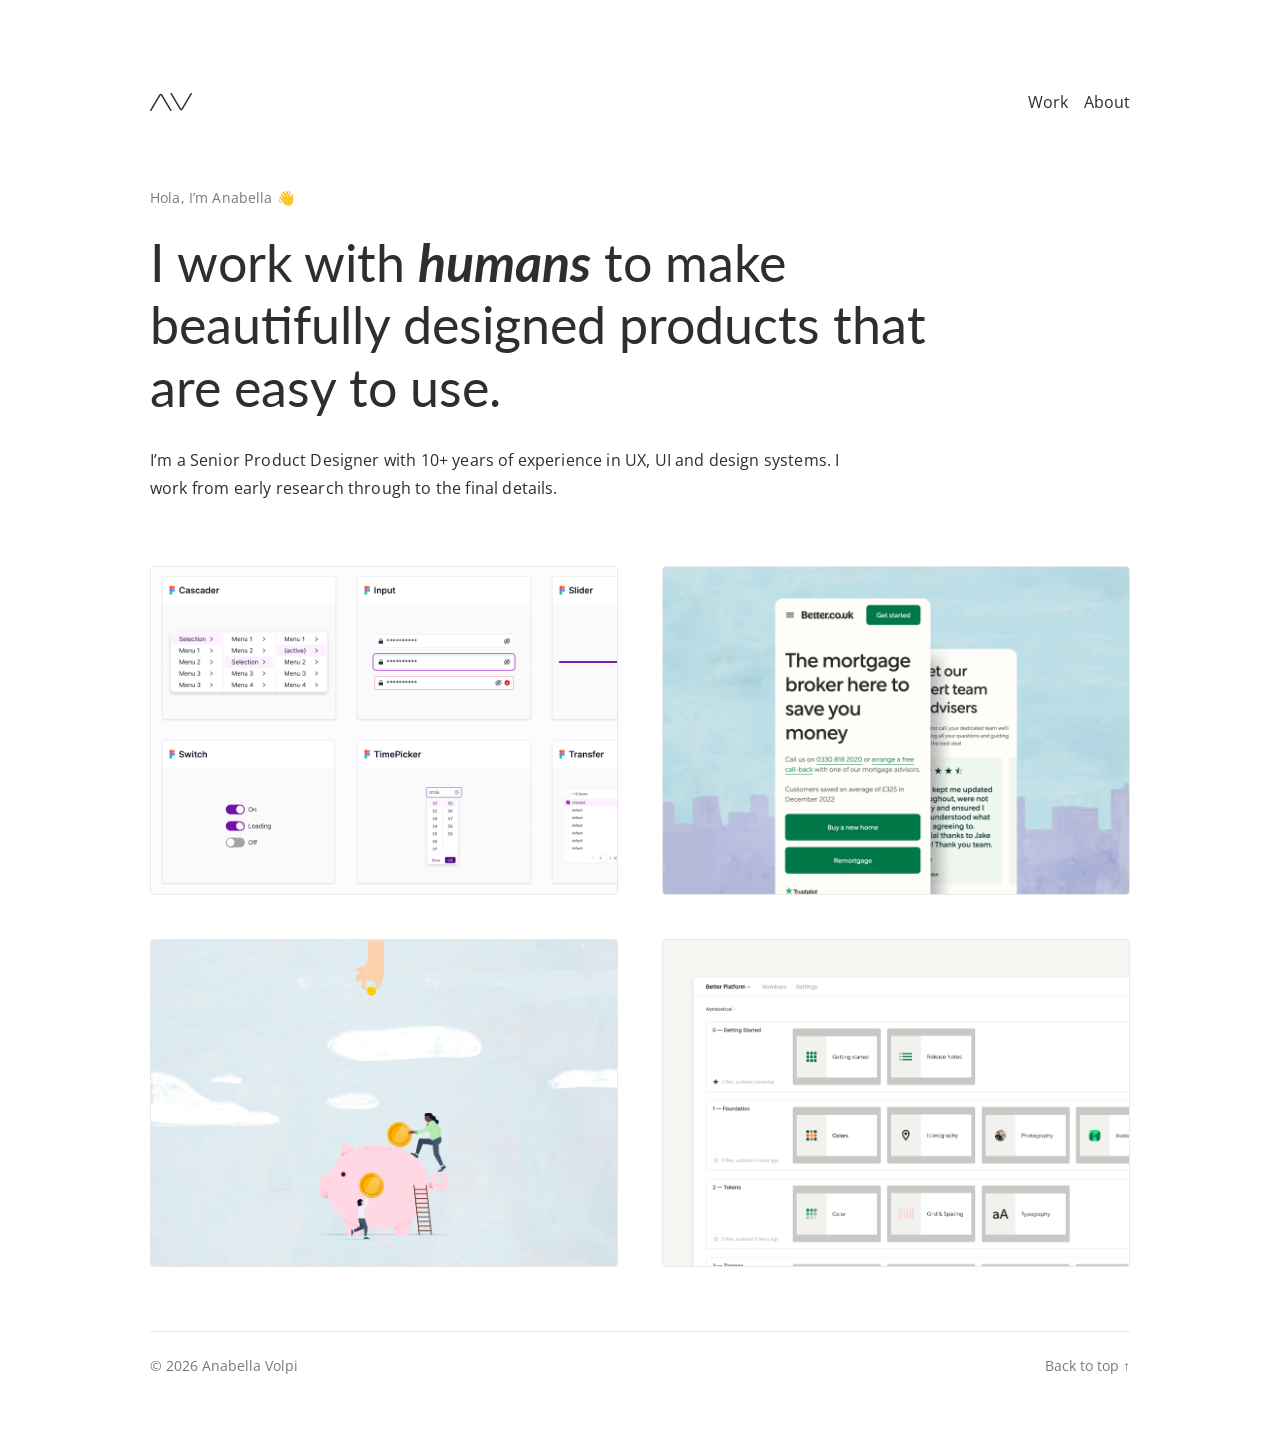
<file: index.html>
<!doctype html>
<html lang="en">
  <head>
    <meta charset="UTF-8">
    <meta name="viewport" content="width=device-width, initial-scale=1">
    <meta name="description" content="Anabella Volpi — Senior Product Designer with experience in complex products and design systems.">
    <title>Anabella Volpi — Senior Product Designer</title>
    <link rel="preconnect" href="https://fonts.googleapis.com">
    <link rel="preconnect" href="https://fonts.gstatic.com" crossorigin>
    <link href="https://fonts.googleapis.com/css2?family=Open+Sans:wght@400;600;700&amp;display=swap" rel="stylesheet">
    <link rel="stylesheet" href="styles.css?v=thumbnails-584-410">
    <script src="script.js" defer></script>
  </head>
  <body>
    <a class="skip-link" href="#main">Skip to content</a>
    <header class="site-header wrap">
      <a class="wordmark" href="#" aria-label="Anabella Volpi, home"><img src="assets/orgvue/orgvue-logo.svg" alt="Anabella Volpi AV logo"></a>
      <nav aria-label="Main navigation">
        <a href="#work">Work</a>
        <a href="about.html">About</a>
      </nav>
    </header>

    <main id="main">
      <section class="intro" id="about" aria-labelledby="intro-title">
        <div class="wrap hero-content">
        <p class="eyebrow">Hola, I’m Anabella 👋</p>
        <h1 id="intro-title">I work with <strong><em>humans</em></strong> to make beautifully designed products that are easy to use.</h1>
        <p class="hero-experience">I’m a Senior Product Designer with 10+ years of experience in UX, UI and design systems. I work from early research through to the final details.</p>
        </div>
      </section>

      <section class="work wrap" id="work" aria-label="Selected work">
        <div class="project-grid">
          <!-- Replace each image placeholder with an image and meaningful alt text. -->
          <article class="project">
            <a class="project-link" href="orgvue-design-system.html" aria-labelledby="orgvue-project-title">
            <div class="project-image">
              <div class="orgvue-thumbnail" role="img" aria-label="Orgvue design-system component examples: cascader menus, inputs, switches, time pickers, sliders and transfer controls.">
                <img class="orgvue-thumbnail-cascader" src="assets/orgvue/thumbnail-408-8996/cascader.png" width="220" height="182" alt="">
                <img class="orgvue-thumbnail-input" src="assets/orgvue/thumbnail-408-8996/input.png" width="220" height="182" alt="">
                <img class="orgvue-thumbnail-switch" src="assets/orgvue/thumbnail-408-8996/switch.png" width="220" height="182" alt="">
                <img class="orgvue-thumbnail-time" src="assets/orgvue/thumbnail-408-8996/time-picker.png" width="220" height="182" alt="">
                <img class="orgvue-thumbnail-slider" src="assets/orgvue/thumbnail-408-8996/slider.png" width="220" height="182" alt="">
                <img class="orgvue-thumbnail-transfer" src="assets/orgvue/thumbnail-408-8996/transfer.png" width="220" height="182" alt="">
              </div>
              <div class="project-overlay"><h3 id="orgvue-project-title">Orgvue - Design system</h3></div>
            </div>
            </a>
          </article>
          <article class="project">
            <a class="project-link" href="better-homepage.html" aria-labelledby="better-project-title">
            <div class="project-image">
              <img src="assets/better/homepage-thumbnail.png" width="1920" height="1536" alt="Better.co.uk mobile homepage screens against a blue and lavender cityscape background.">
              <div class="project-overlay"><h3 id="better-project-title">Better.co.uk - Homepage</h3></div>
            </div>
            </a>
          </article>
          <article class="project">
            <a class="project-link" href="trussle-mortgage-hub.html" aria-labelledby="mortgage-hub-project-title" aria-describedby="mortgage-hub-project-description">
            <div class="project-image">
              <div class="mh-thumbnail" role="img" aria-label="Mortgage Hub illustration of people saving into a pink piggy bank beneath a cloudy sky, with a hand holding a coin above.">
                <img class="mh-thumbnail-sky" src="assets/mortgage-hub-case-study/thumbnail-403-7605/sky.png" alt="">
                <img class="mh-thumbnail-clouds" src="assets/mortgage-hub-case-study/thumbnail-403-7605/clouds.png" alt="">
                <img class="mh-thumbnail-piggybank" src="assets/mortgage-hub-case-study/thumbnail-403-7605/piggybank.png" alt="">
                <span class="mh-thumbnail-hand"><img src="assets/mortgage-hub-case-study/thumbnail-403-7605/hand.png" alt=""></span>
              </div>
              <div class="project-overlay"><h3 id="mortgage-hub-project-title">Trussle Mortgage Hub</h3></div>
            </div>
            <span id="mortgage-hub-project-description" hidden>Supporting people before they were ready to apply for a mortgage.</span>
            </a>
          </article>
          <article class="project">
            <a class="project-link" href="better-design-system.html" aria-labelledby="better-ds-project-title">
            <div class="project-image">
              <div class="better-ds-thumbnail">
                <img class="better-ds-thumbnail-platform" src="assets/better-design-system/thumbnail-403-6547/platform-overview.png" alt="Better Platform design-system library showing Getting Started, Foundation and Tokens collections.">
              </div>
              <div class="project-overlay"><h3 id="better-ds-project-title">Better.co.uk - Design System</h3></div>
            </div>
            </a>
          </article>
        </div>
      </section>
    </main>

    <footer class="site-footer wrap">
      <span>© <span id="year">2026</span> Anabella Volpi</span>
      <a href="#">Back to top ↑</a>
    </footer>
  </body>
</html>
</file>
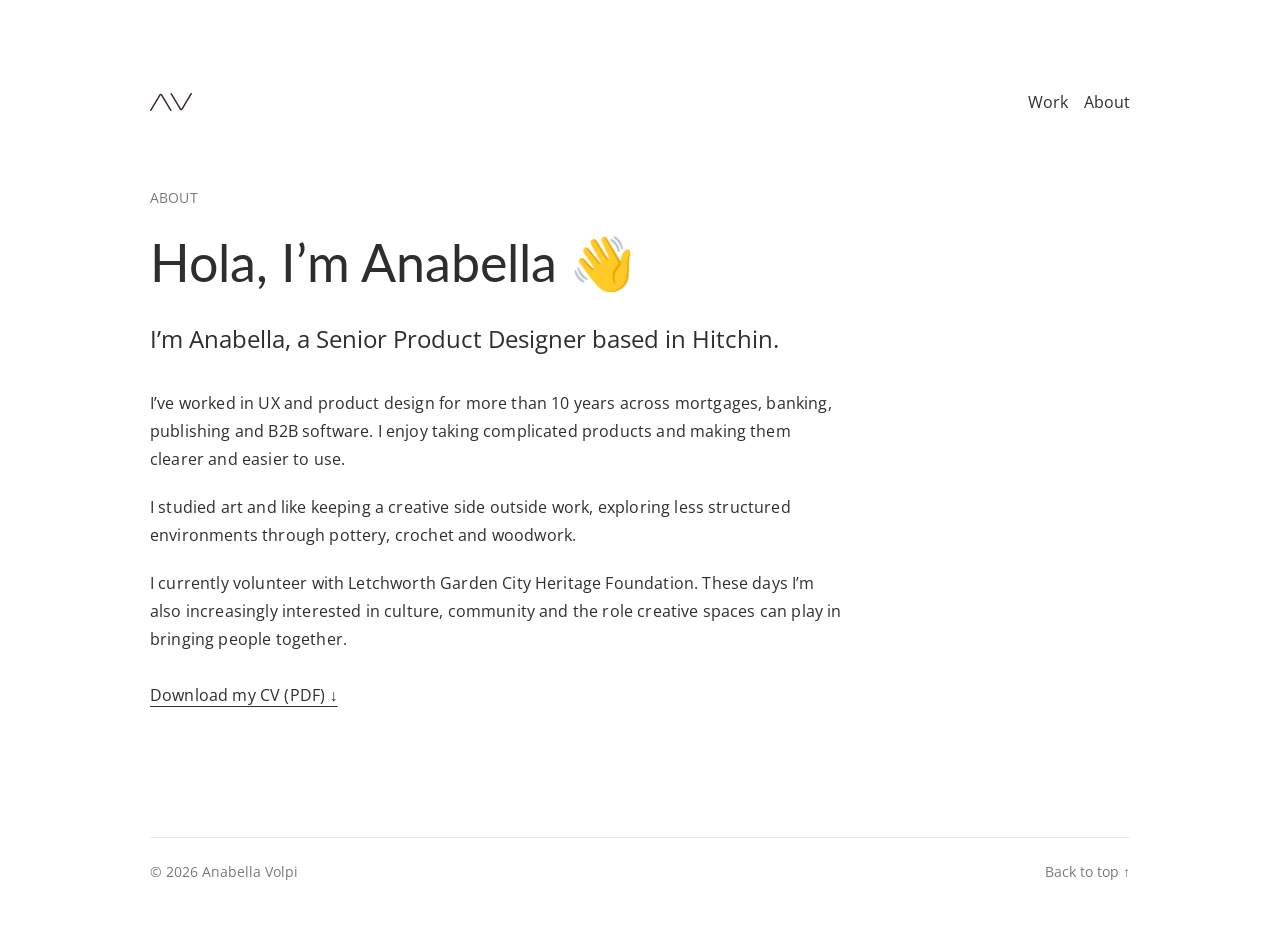
<file: about.html>
<!doctype html>
<html lang="en">
  <head>
    <meta charset="utf-8">
    <meta name="viewport" content="width=device-width, initial-scale=1">
    <meta name="description" content="About Anabella Volpi, a Senior Product Designer with 10+ years of experience in UX, UI and design systems.">
    <title>About · Anabella Volpi</title>
    <link rel="preconnect" href="https://fonts.googleapis.com">
    <link rel="preconnect" href="https://fonts.gstatic.com" crossorigin>
    <link href="https://fonts.googleapis.com/css2?family=Open+Sans:wght@400;600;700&amp;display=swap" rel="stylesheet">
    <link rel="stylesheet" href="styles.css?v=shared-editorial">
    <link rel="stylesheet" href="about.css">
  </head>
  <body id="top">
    <a class="skip-link" href="#main">Skip to content</a>
    <header class="site-header wrap">
      <a class="wordmark" href="index.html" aria-label="Anabella Volpi, home"><img src="assets/orgvue/orgvue-logo.svg" alt="Anabella Volpi AV logo"></a>
      <nav aria-label="Main navigation">
        <a href="index.html#work">Work</a>
        <a href="about.html" aria-current="page">About</a>
      </nav>
    </header>

    <main id="main" class="about-page wrap">
      <header class="about-intro">
        <p class="about-eyebrow">About</p>
        <h1>Hola, I’m Anabella 👋</h1>
        <p class="about-lead">I’m Anabella, a Senior Product Designer based in Hitchin.</p>
      </header>

      <div class="about-section">
        <div class="about-copy">
          <p>I’ve worked in UX and product design for more than 10 years across mortgages, banking, publishing and B2B software. I enjoy taking complicated products and making them clearer and easier to use.</p>
        </div>
      </div>

      <div class="about-section">
        <div class="about-copy">
          <p>I studied art and like keeping a creative side outside work, exploring less structured environments through pottery, crochet and woodwork.</p>
          <p>I currently volunteer with Letchworth Garden City Heritage Foundation. These days I’m also increasingly interested in culture, community and the role creative spaces can play in bringing people together.</p>
          <a class="about-work-link" href="assets/cv/anabella_volpi-cv.pdf" download>Download my CV (PDF) <span aria-hidden="true">↓</span></a>
        </div>
      </div>
    </main>

    <footer class="site-footer wrap">
      <span>© 2026 Anabella Volpi</span>
      <a href="#top">Back to top ↑</a>
    </footer>
  </body>
</html>
</file>
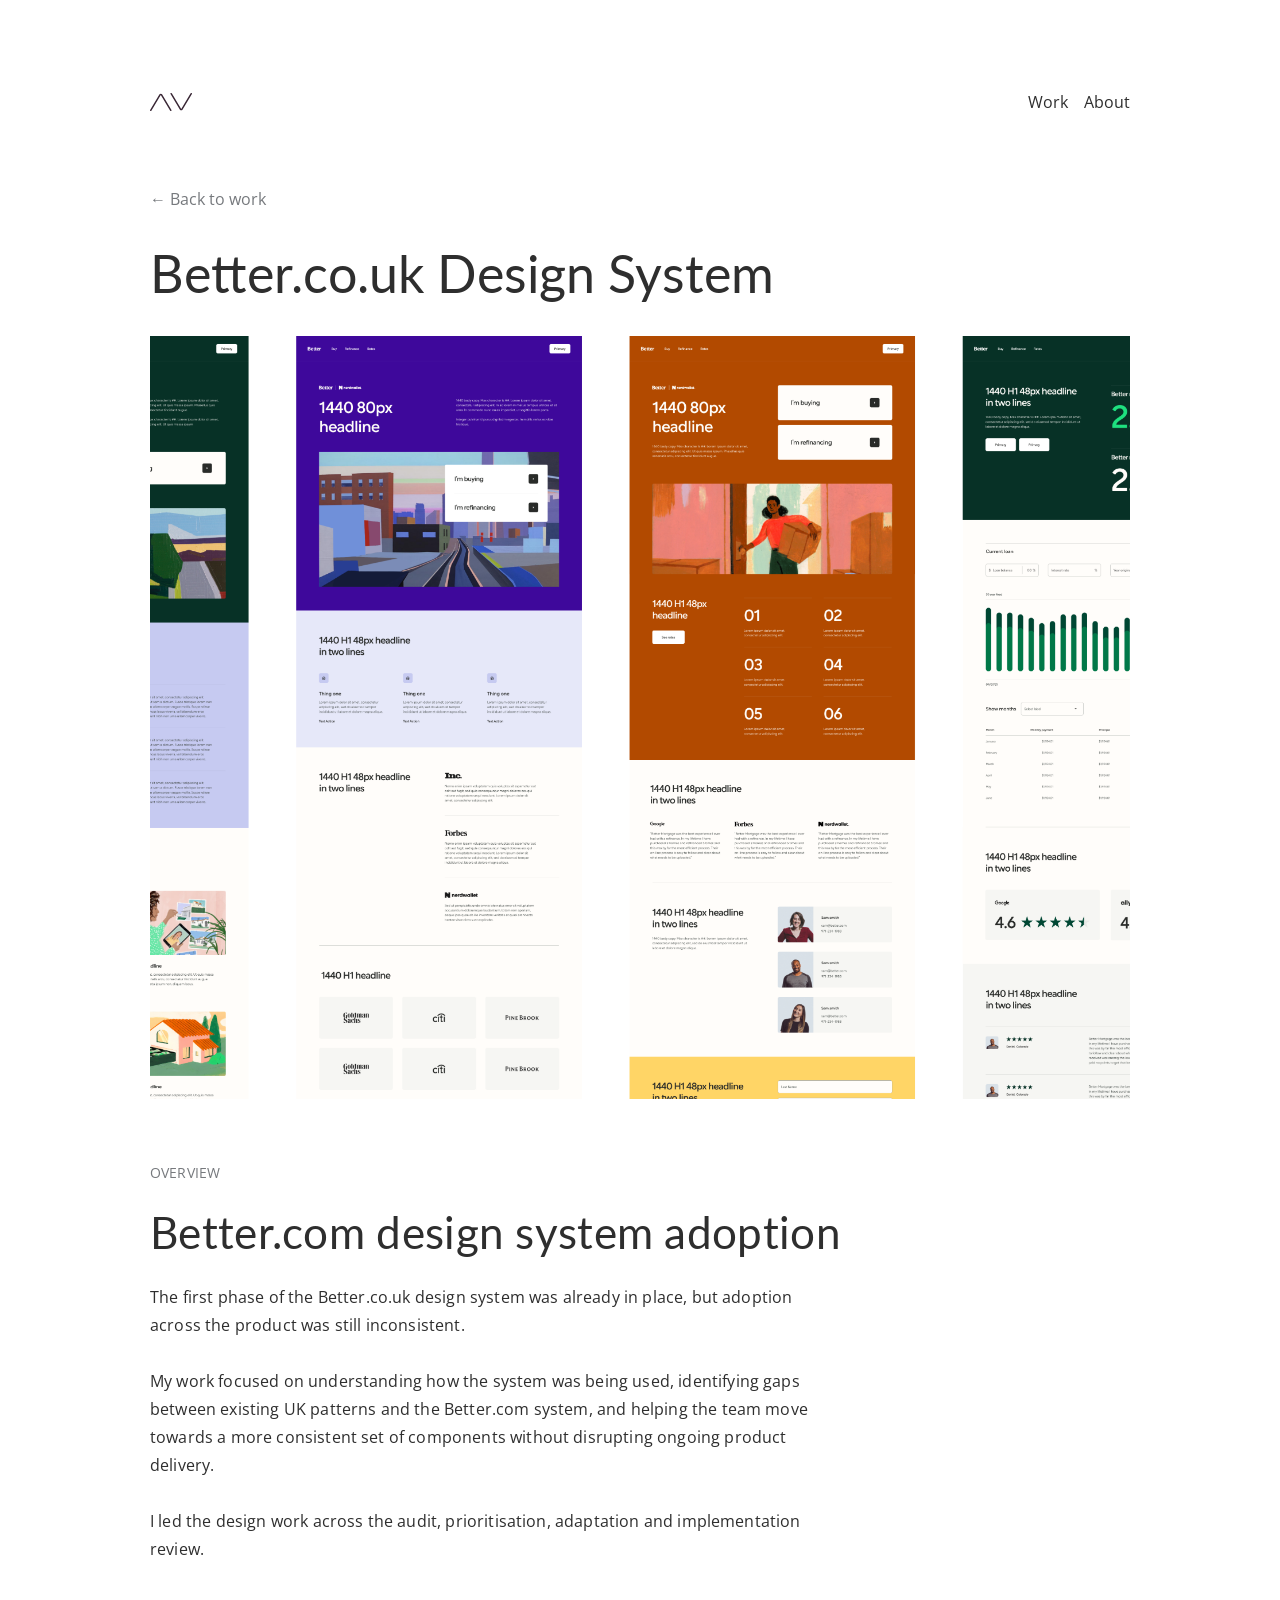
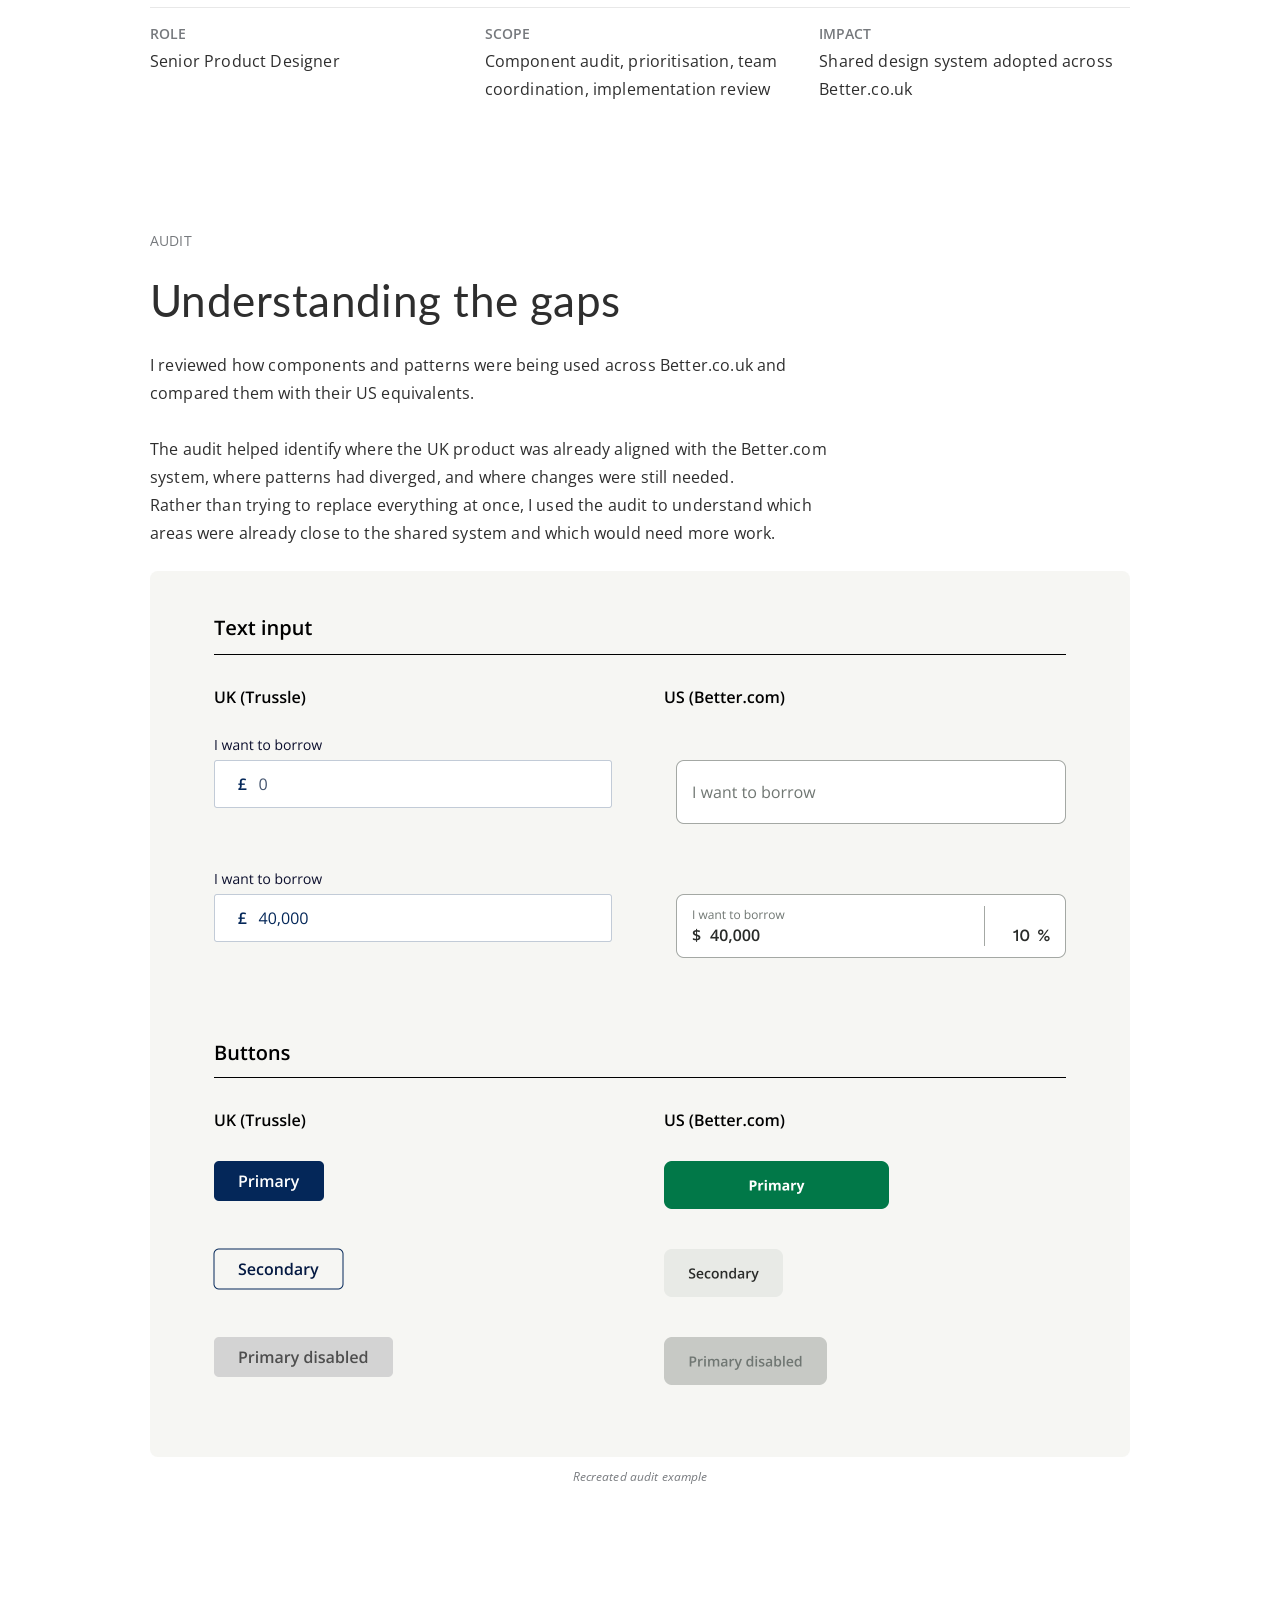
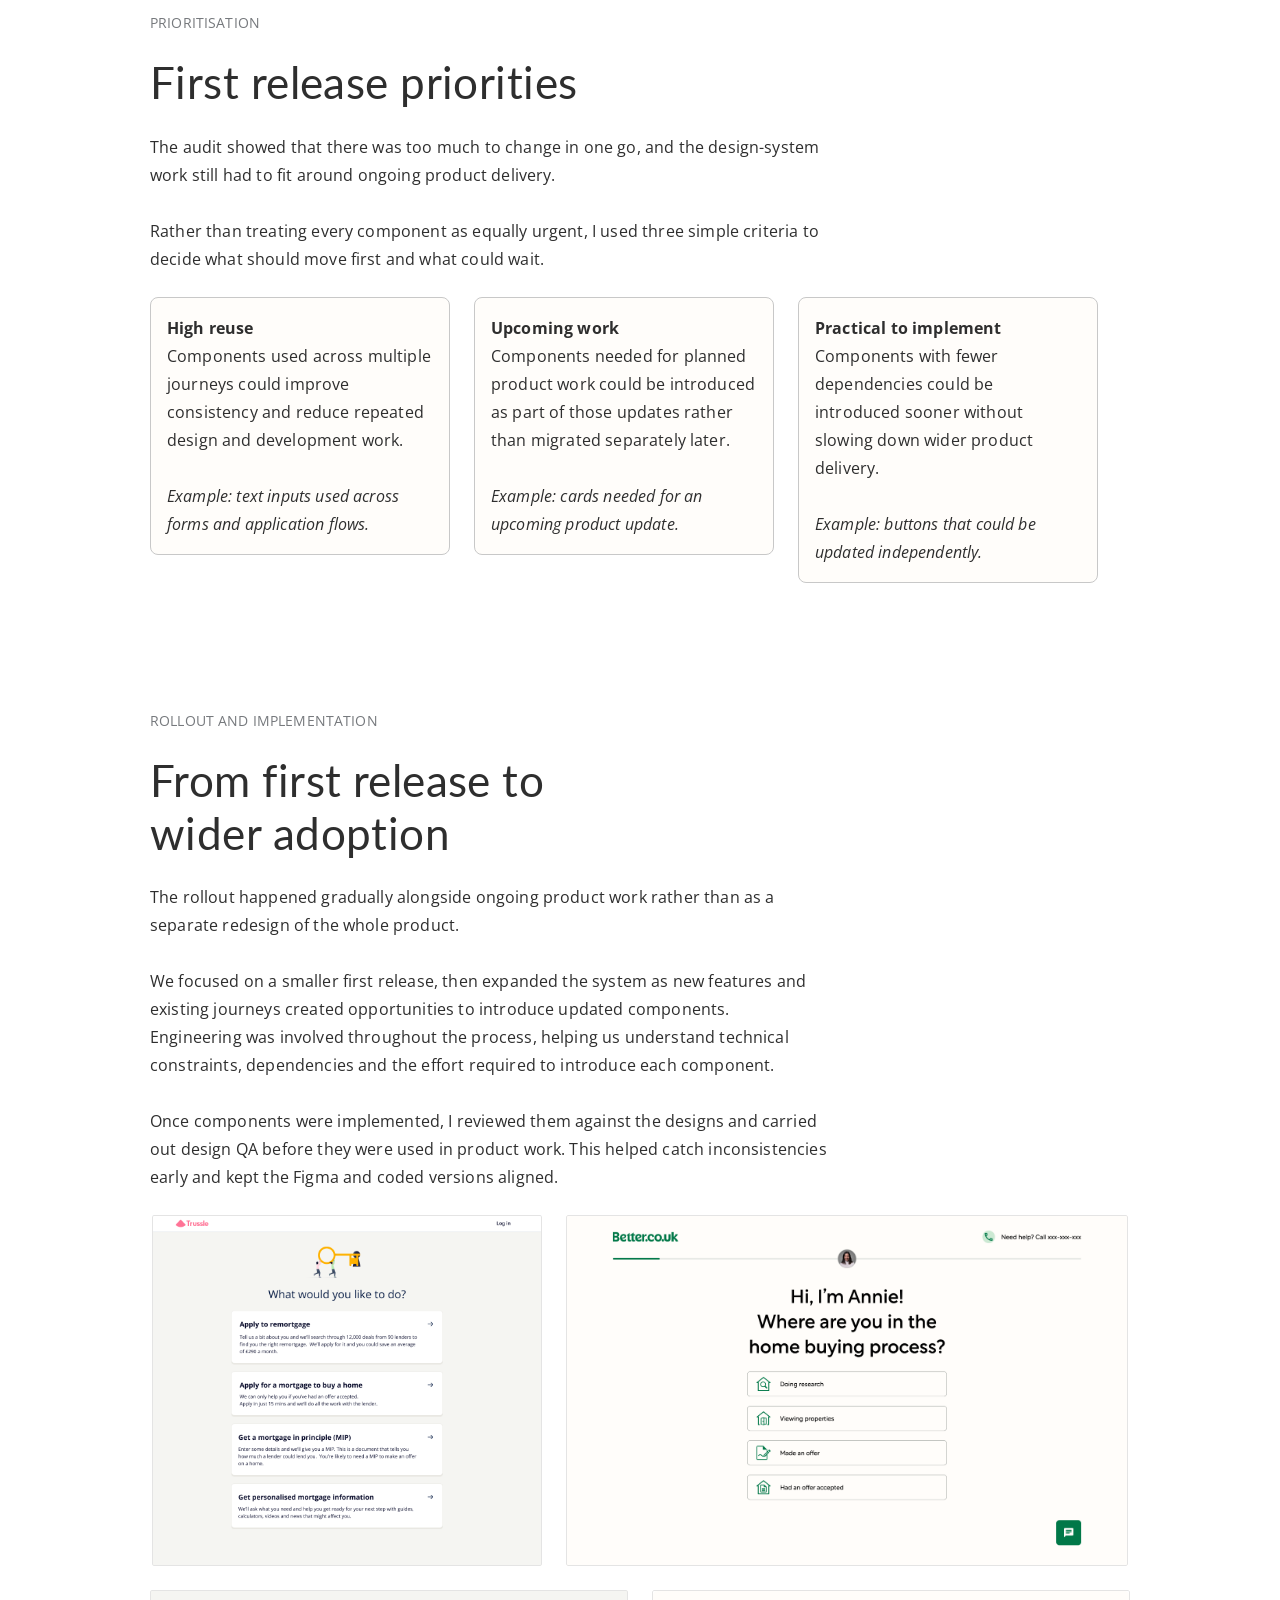
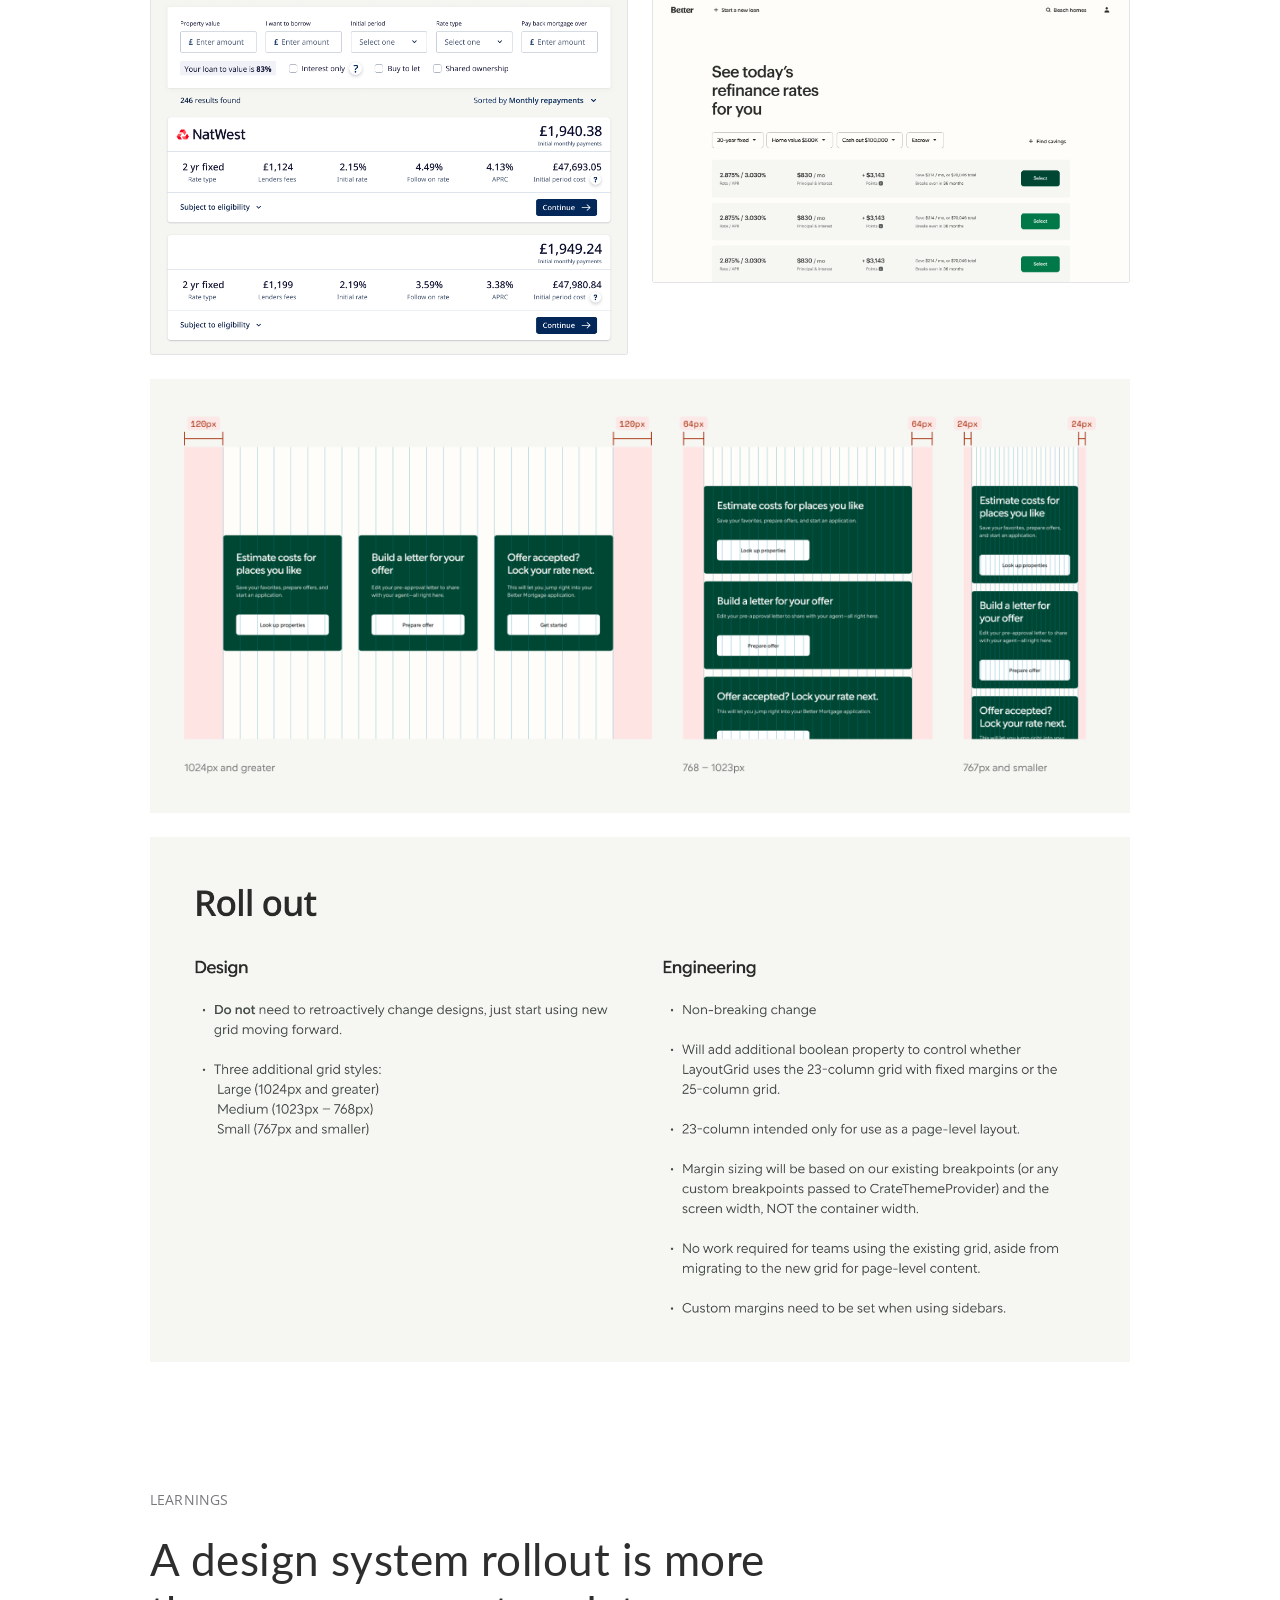
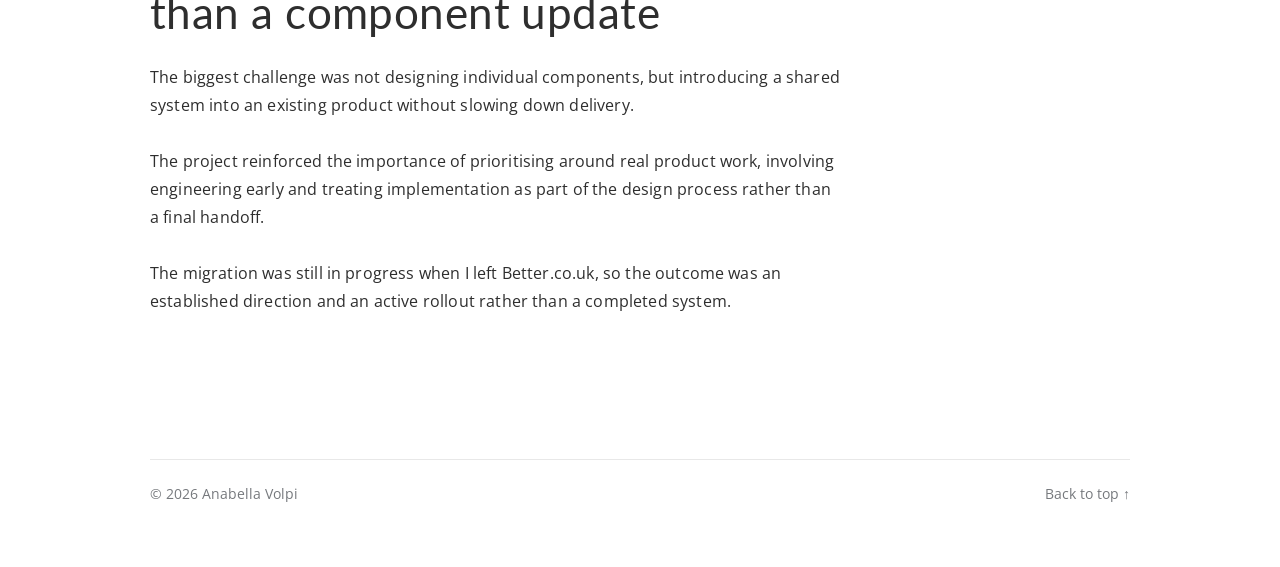
<file: better-design-system.html>
<!doctype html>
<html lang="en">
  <head>
    <meta charset="utf-8">
    <meta name="viewport" content="width=device-width, initial-scale=1">
    <meta name="description" content="Better.co.uk Design System: auditing components, prioritising the first release and supporting wider adoption. A case study by Anabella Volpi.">
    <title>Better.co.uk Design System · Anabella Volpi</title>
    <link rel="preconnect" href="https://fonts.googleapis.com">
    <link rel="preconnect" href="https://fonts.gstatic.com" crossorigin>
    <link href="https://fonts.googleapis.com/css2?family=Open+Sans:ital,wght@0,400;0,600;0,700;1,400&amp;display=swap" rel="stylesheet">
    <link rel="stylesheet" href="styles.css?v=shared-editorial">
    <link rel="stylesheet" href="orgvue-case-study.css?v=white-transparent-nav-20261123">
    <link rel="stylesheet" href="better-design-system.css">
    <script src="orgvue-case-study.js?v=overview-midpoint-nav-20261123" defer></script>
  </head>
  <body id="top">
    <a class="skip-link" href="#main">Skip to content</a>
    <header class="site-header wrap">
      <a class="wordmark" href="index.html" aria-label="Anabella Volpi, home"><img src="assets/orgvue/orgvue-logo.svg" alt="Anabella Volpi AV logo"></a>
      <nav aria-label="Main navigation"><a href="index.html#work">Work</a><a href="about.html">About</a></nav>
    </header>

    <main id="main" class="case-study better-ds wrap">
      <header class="case-intro">
        <a class="back-link" href="index.html#work">← Back to work</a>
        <h1>Better.co.uk Design System</h1>
      </header>
      <figure class="case-cover ds-hero">
        <img src="assets/better-design-system/hero.png" width="3400" height="4096" alt="Better design-system page patterns showing shared typography, components, illustration and colour treatments.">
      </figure>

      <section class="case-section overview-section" aria-labelledby="overview">
        <div class="editorial-copy">
          <p class="process-eyebrow">Overview</p>
          <h2 id="overview" tabindex="-1">Better.com design system adoption</h2>
          <div class="body-copy">
            <p>The first phase of the Better.co.uk design system was already in place, but adoption across the product was still inconsistent.</p>
            <p>My work focused on understanding how the system was being used, identifying gaps between existing UK patterns and the Better.com system, and helping the team move towards a more consistent set of components without disrupting ongoing product delivery.</p>
            <p>I led the design work across the audit, prioritisation, adaptation and implementation review.</p>
          </div>
        </div>
        <dl class="case-meta">
          <div><dt>Role</dt><dd>Senior Product Designer</dd></div>
          <div><dt>Scope</dt><dd>Component audit, prioritisation, team coordination, implementation review</dd></div>
          <div><dt>Impact</dt><dd>Shared design system adopted across Better.co.uk</dd></div>
        </dl>
      </section>

      <nav class="case-nav wrap" aria-label="Case study sections" aria-hidden="true" inert>
        <div class="case-nav-inner">
          <a href="#overview">Overview</a>
          <a href="#audit">Audit</a>
          <a href="#prioritisation">Prioritisation</a>
          <a href="#rollout">Rollout</a>
          <a href="#learnings">Learnings</a>
        </div>
      </nav>

      <section class="case-section" aria-labelledby="audit">
        <div class="editorial-copy">
          <p class="process-eyebrow">Audit</p>
          <h2 id="audit" tabindex="-1">Understanding the gaps</h2>
          <div class="body-copy">
            <p>I reviewed how components and patterns were being used across Better.co.uk and compared them with their US equivalents.</p>
            <p>The audit helped identify where the UK product was already aligned with the Better.com system, where patterns had diverged, and where changes were still needed.</p>
            <p class="ds-continuation">Rather than trying to replace everything at once, I used the audit to understand which areas were already close to the shared system and which would need more work.</p>
          </div>
        </div>
        <figure class="ds-audit-visual">
          <img src="assets/better-design-system/audit.png" width="1960" height="1772" alt="Recreated comparison of UK and Better.com text inputs and button styles, showing gaps between the component sets.">
          <figcaption>Recreated audit example</figcaption>
        </figure>
      </section>

      <section class="case-section" aria-labelledby="prioritisation">
        <div class="editorial-copy">
          <p class="process-eyebrow">Prioritisation</p>
          <h2 id="prioritisation" tabindex="-1">First release priorities</h2>
          <div class="body-copy">
            <p>The audit showed that there was too much to change in one go, and the design-system work still had to fit around ongoing product delivery.</p>
            <p>Rather than treating every component as equally urgent, I used three simple criteria to decide what should move first and what could wait.</p>
          </div>
        </div>
        <div class="ds-priorities">
          <article>
            <h3>High reuse</h3>
            <p>Components used across multiple journeys could improve consistency and reduce repeated design and development work.</p>
            <p class="ds-example"><em>Example: text inputs used across forms and application flows.</em></p>
          </article>
          <article>
            <h3>Upcoming work</h3>
            <p>Components needed for planned product work could be introduced as part of those updates rather than migrated separately later.</p>
            <p class="ds-example"><em>Example: cards needed for an upcoming product update.</em></p>
          </article>
          <article>
            <h3>Practical to implement</h3>
            <p>Components with fewer dependencies could be introduced sooner without slowing down wider product delivery.</p>
            <p class="ds-example"><em>Example: buttons that could be updated independently.</em></p>
          </article>
        </div>
      </section>

      <section class="case-section" aria-labelledby="rollout">
        <div class="editorial-copy">
          <p class="process-eyebrow">Rollout and implementation</p>
          <h2 id="rollout" tabindex="-1">From first release to <span class="heading-continuation">wider adoption</span></h2>
          <div class="body-copy">
            <p>The rollout happened gradually alongside ongoing product work rather than as a separate redesign of the whole product.</p>
            <p>We focused on a smaller first release, then expanded the system as new features and existing journeys created opportunities to introduce updated components.</p>
            <p class="ds-continuation">Engineering was involved throughout the process, helping us understand technical constraints, dependencies and the effort required to introduce each component.</p>
            <p>Once components were implemented, I reviewed them against the designs and carried out design QA before they were used in product work. This helped catch inconsistencies early and kept the Figma and coded versions aligned.</p>
          </div>
        </div>
        <div class="ds-rollout-visuals">
          <div class="ds-rollout-row ds-rollout-journeys">
            <figure class="ds-start-page"><img src="assets/better-design-system/trussle-start-page.png" width="1440" height="1024" alt="Trussle start page with routes to remortgage, buy a home, get a Mortgage in Principle and personalised mortgage information."></figure>
            <figure class="ds-buying-stage"><img src="assets/better-design-system/better-buying-stage.png" width="2880" height="1800" alt="Better.co.uk buying-stage questionnaire using the updated design-system components."></figure>
          </div>
          <div class="ds-rollout-row ds-rollout-components">
            <figure><img src="assets/better-design-system/trussle-mortgage-results.png" width="1804" height="1376" alt="Trussle mortgage results with filters, rate comparisons and lender details."></figure>
            <figure><img src="assets/better-design-system/better-mortgage-results.png" width="2880" height="1766" alt="Better mortgage results using shared filter controls, typography and selection buttons."></figure>
          </div>
          <figure><img src="assets/better-design-system/responsive-cards.png" width="2292" height="1016" alt="Responsive card layouts with shared green components across desktop and mobile widths."></figure>
          <figure class="ds-rollout-plan"><img src="assets/better-design-system/rollout-plan.png" width="3232" height="1582" alt="Rollout guidance for design and engineering, covering responsive grid styles, non-breaking implementation and page-level layout."></figure>
        </div>
      </section>

      <section class="case-section" aria-labelledby="learnings">
        <div class="editorial-copy">
          <p class="process-eyebrow">Learnings</p>
          <h2 id="learnings" tabindex="-1">A design system rollout is more than a component update</h2>
          <div class="body-copy">
            <p>The biggest challenge was not designing individual components, but introducing a shared system into an existing product without slowing down delivery.</p>
            <p>The project reinforced the importance of prioritising around real product work, involving engineering early and treating implementation as part of the design process rather than a final handoff.</p>
            <p>The migration was still in progress when I left Better.co.uk, so the outcome was an established direction and an active rollout rather than a completed system.</p>
          </div>
        </div>
      </section>
    </main>

    <footer class="site-footer wrap">
      <span>© 2026 Anabella Volpi</span>
      <a href="#top">Back to top ↑</a>
    </footer>
  </body>
</html>
</file>
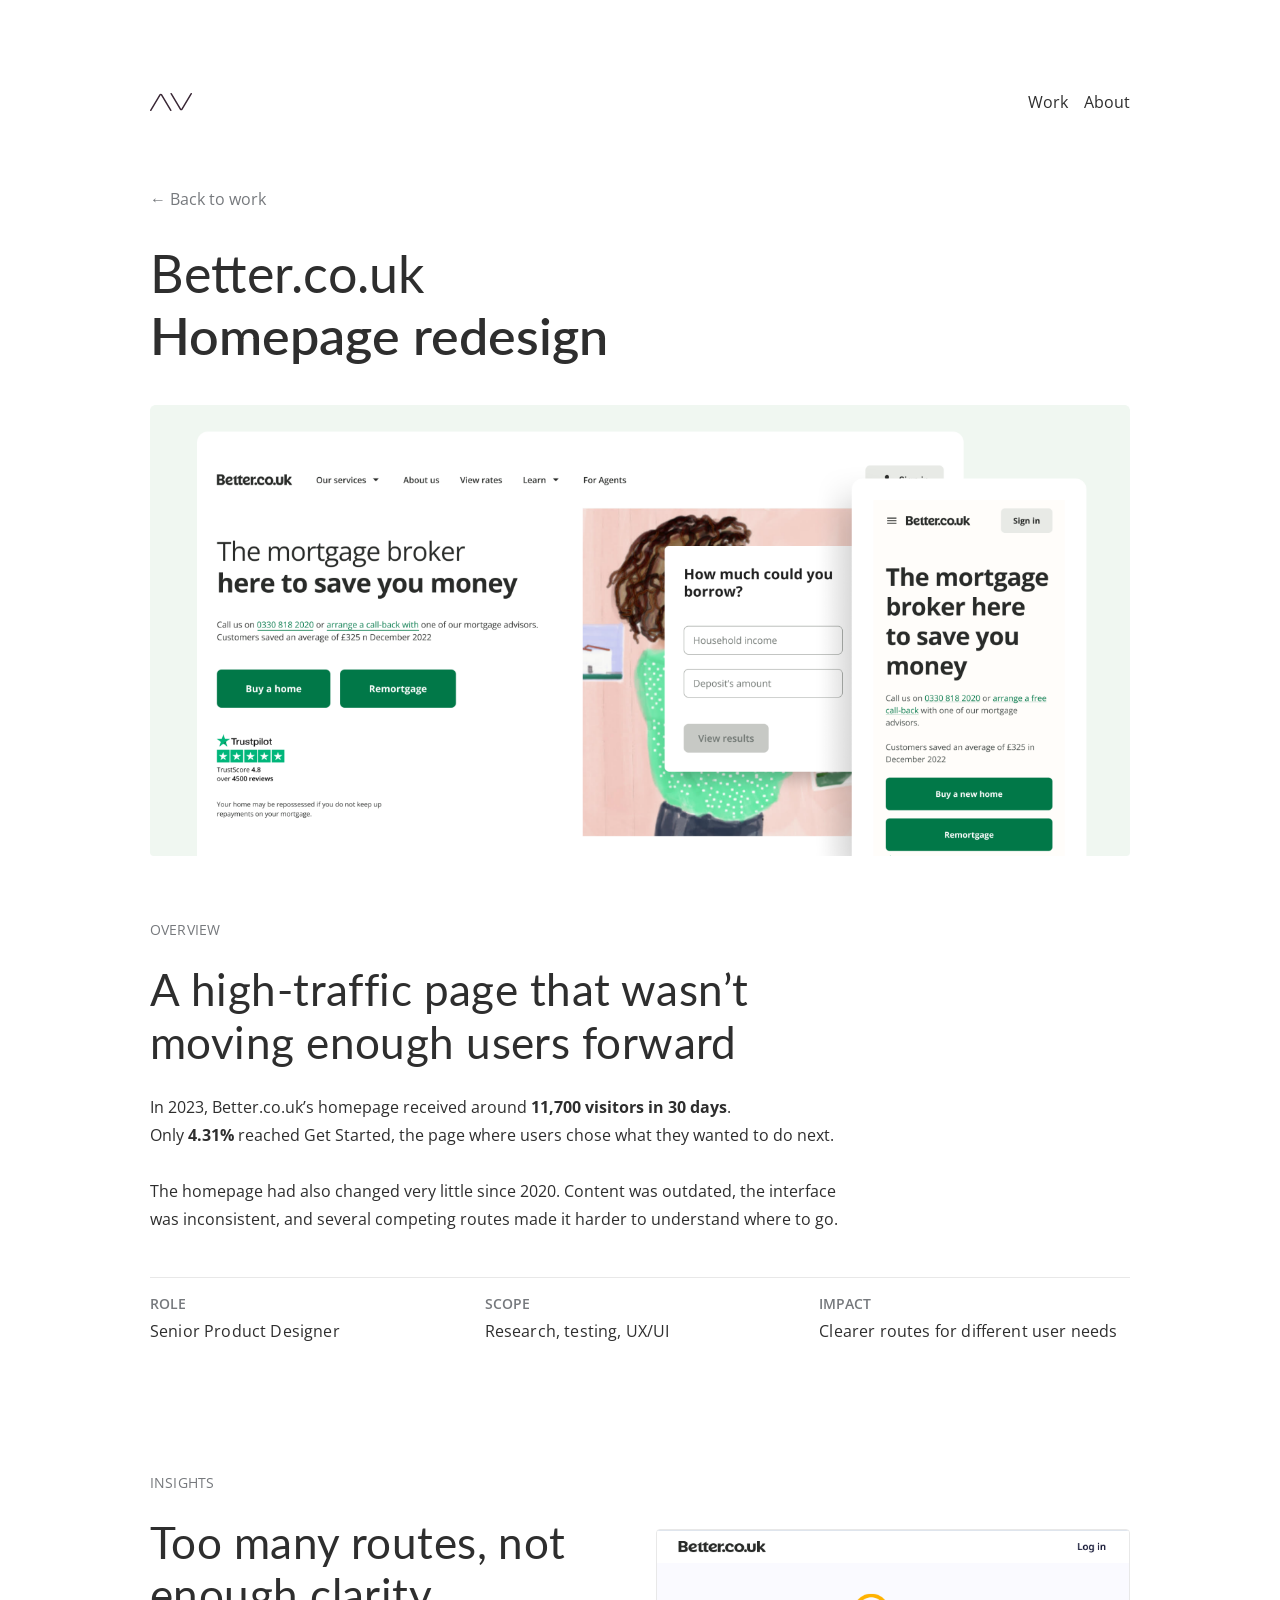
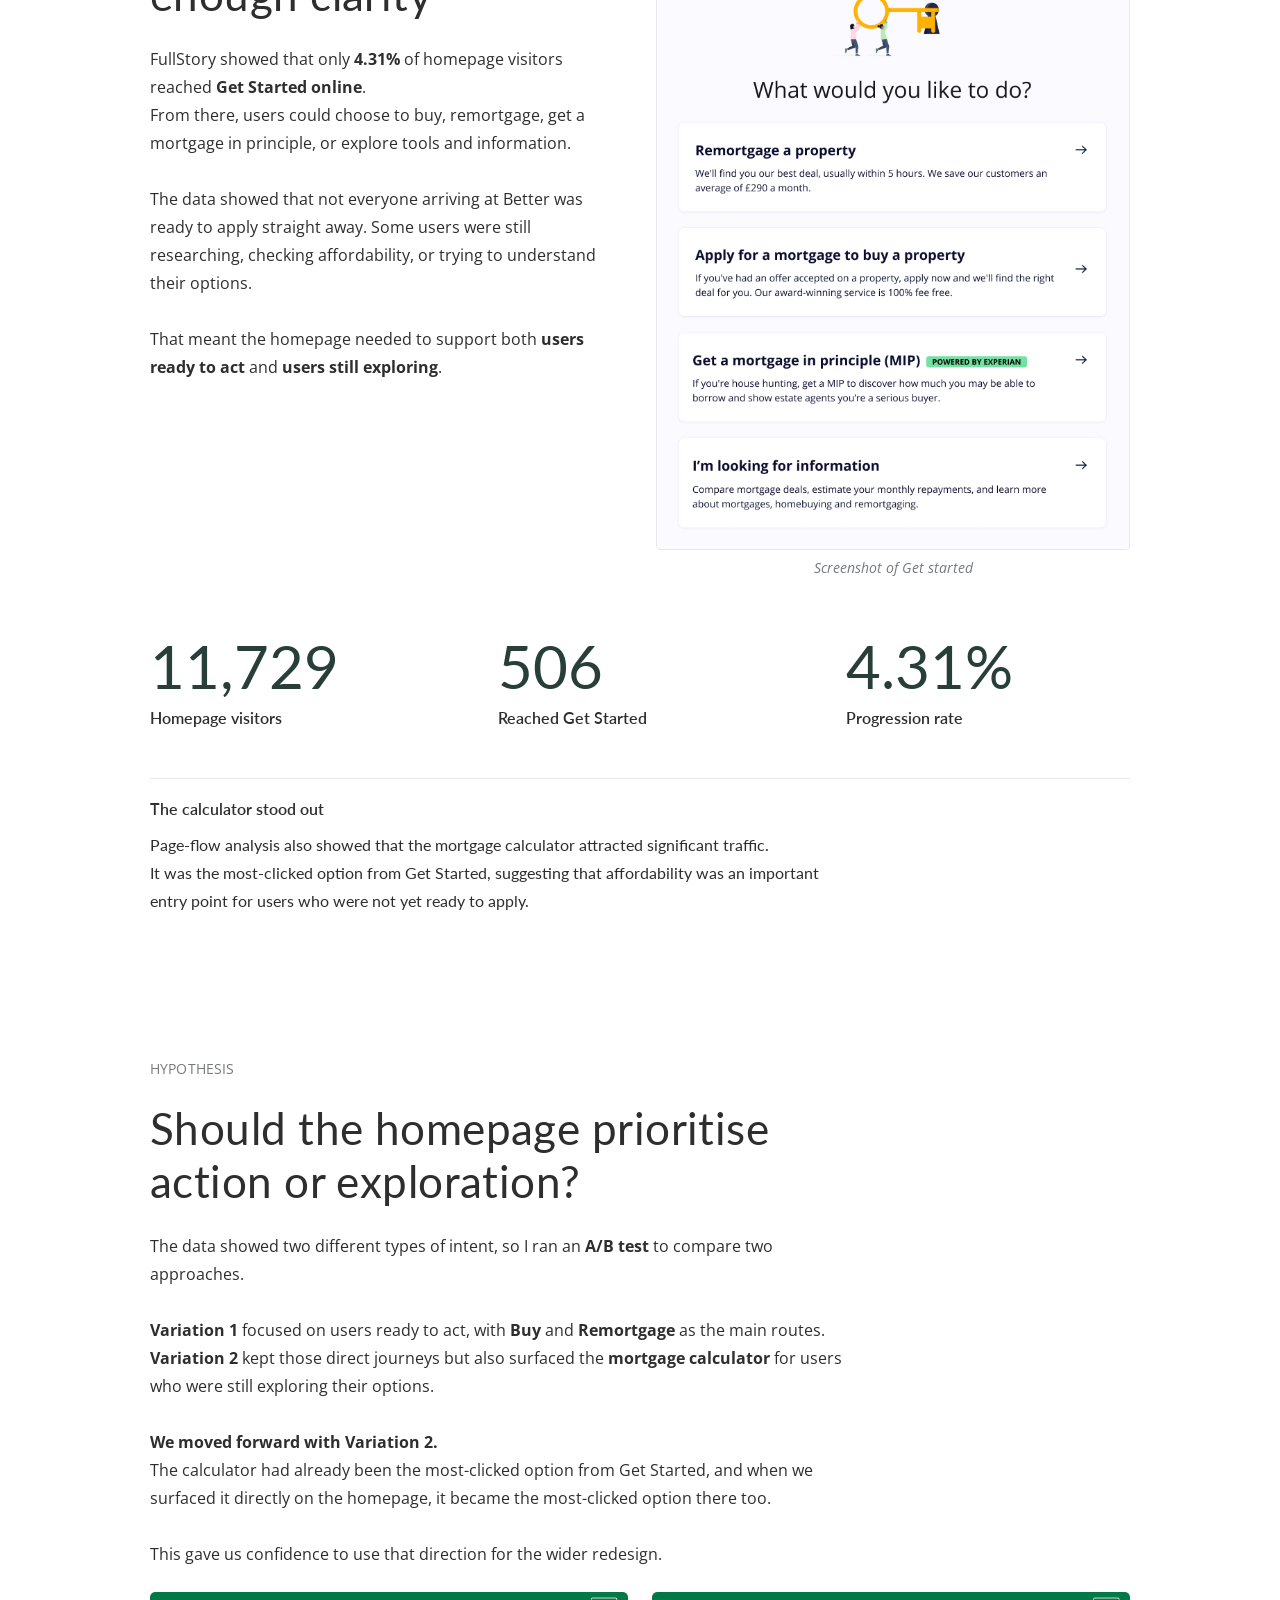
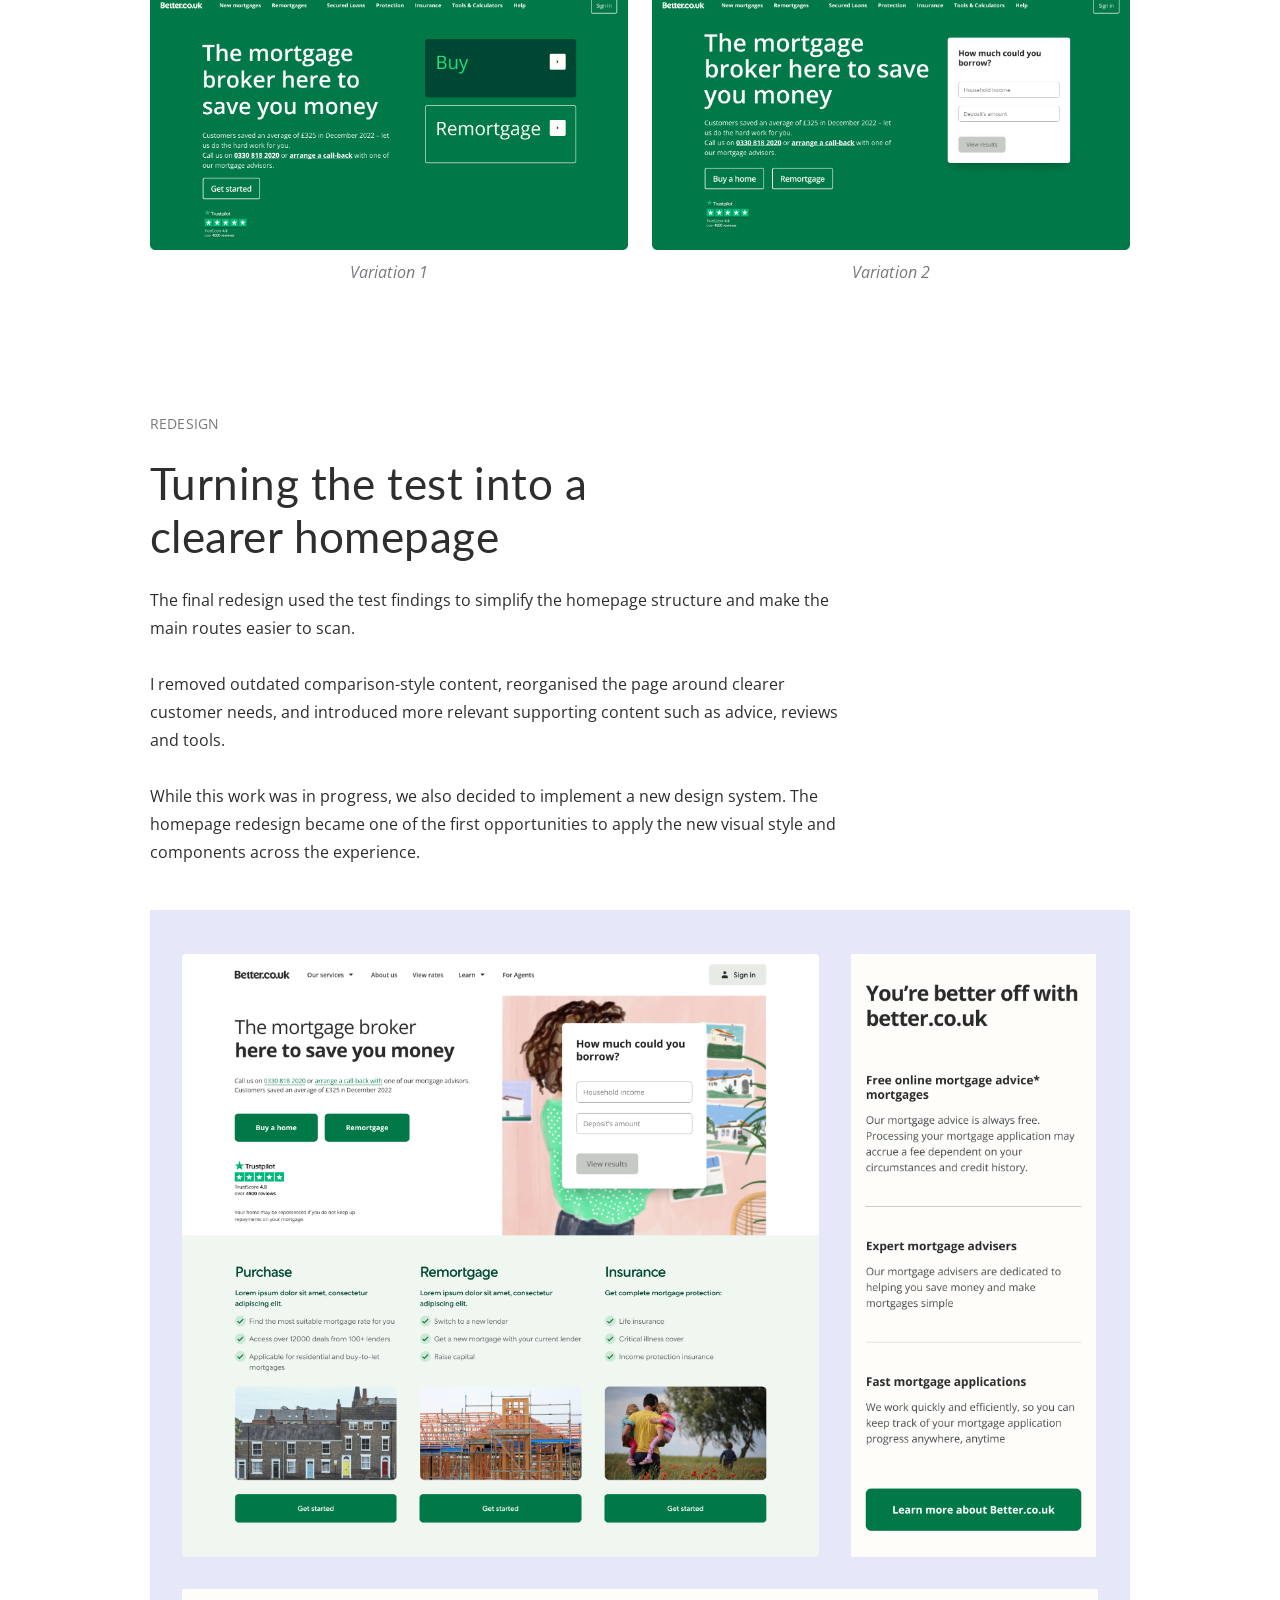
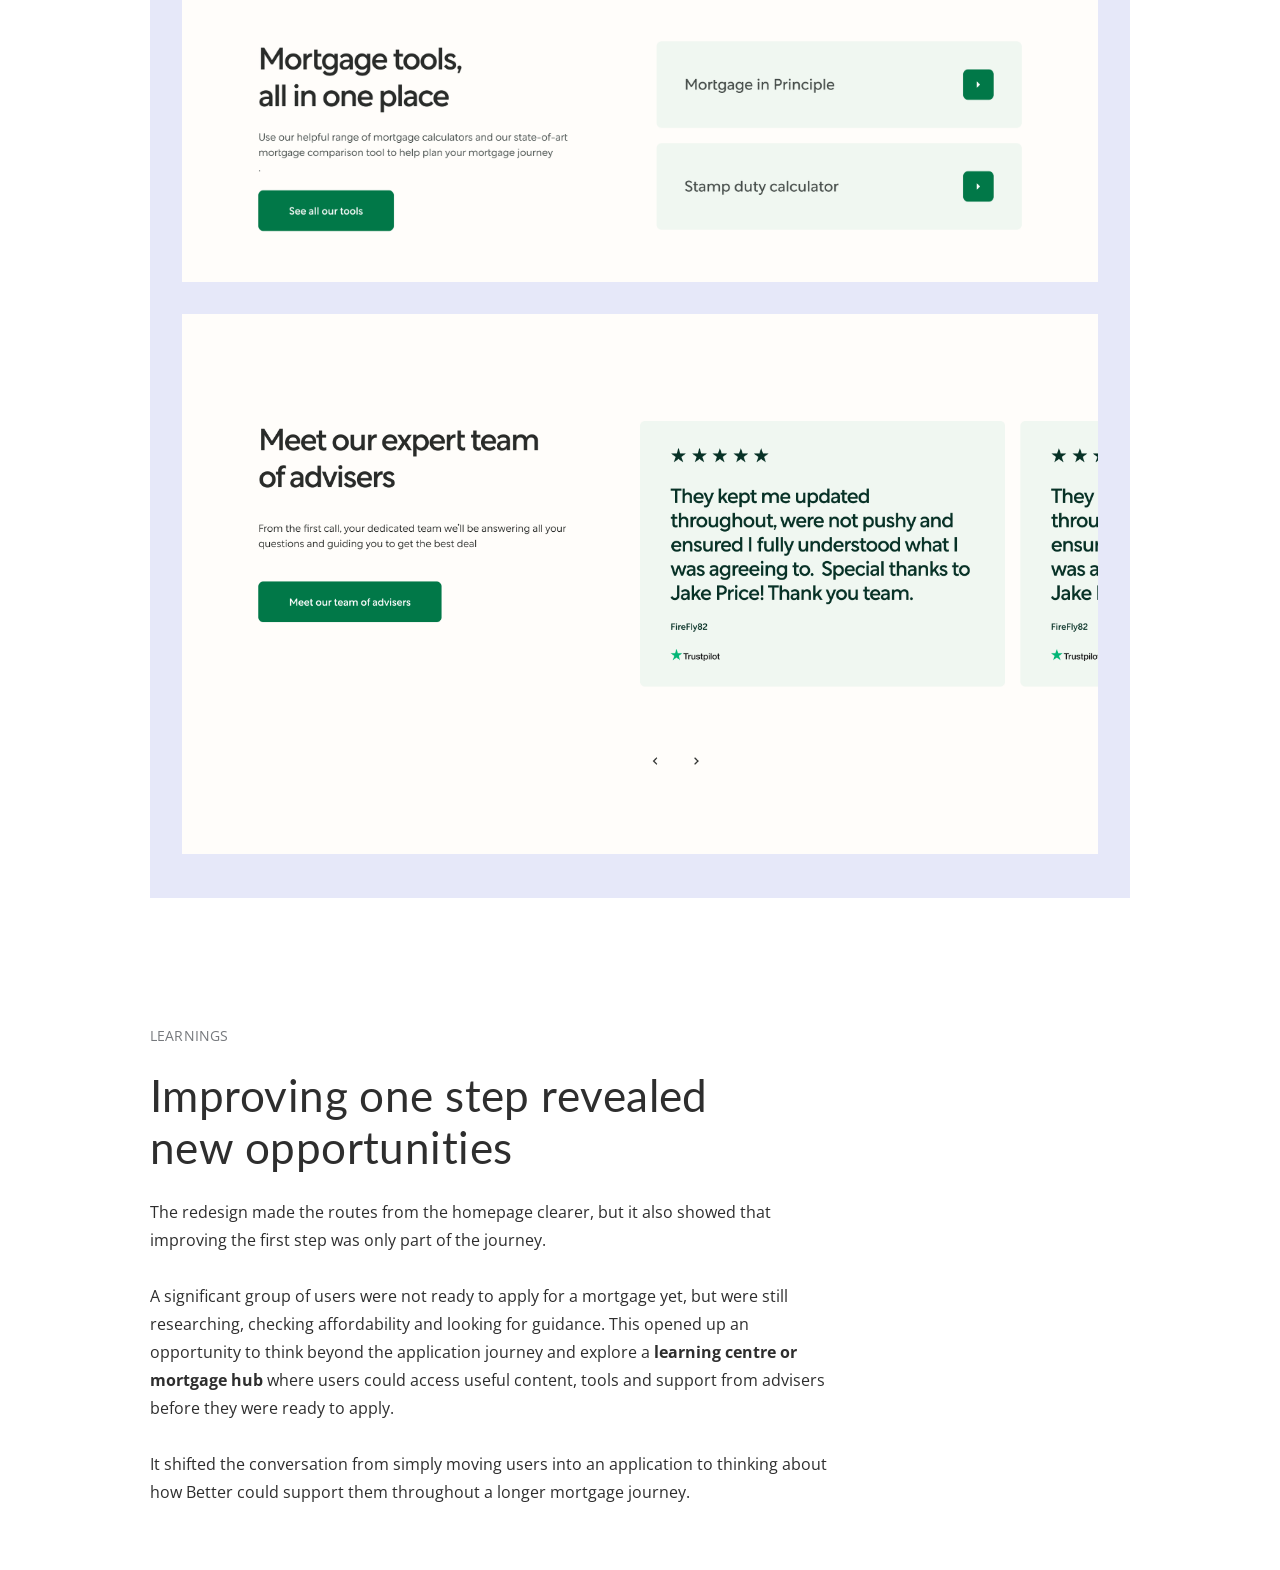
<file: better-homepage.html>
<!doctype html>
<html lang="en">
  <head>
    <meta charset="utf-8">
    <meta name="viewport" content="width=device-width, initial-scale=1">
    <meta name="description" content="Better.co.uk homepage redesign: using behavioural data and experimentation to create clearer routes for different user needs. A case study by Anabella Volpi.">
    <title>Better.co.uk homepage redesign · Anabella Volpi</title>
    <link rel="preconnect" href="https://fonts.googleapis.com">
    <link rel="preconnect" href="https://fonts.gstatic.com" crossorigin>
    <link href="https://fonts.googleapis.com/css2?family=Open+Sans:ital,wght@0,400;0,600;0,700;1,400&amp;display=swap" rel="stylesheet">
    <link rel="stylesheet" href="styles.css?v=shared-editorial">
    <link rel="stylesheet" href="orgvue-case-study.css?v=white-transparent-nav-20261123">
    <link rel="stylesheet" href="better-homepage.css?v=figma-331-18622">
    <script src="orgvue-case-study.js?v=overview-midpoint-nav-20261123" defer></script>
  </head>
  <body>
    <a class="skip-link" href="#main">Skip to content</a>
    <header class="site-header wrap">
      <a class="wordmark" href="index.html" aria-label="Anabella Volpi, home"><img src="assets/orgvue/orgvue-logo.svg" alt="Anabella Volpi AV logo"></a>
      <nav aria-label="Main navigation"><a href="index.html#work">Work</a><a href="about.html">About</a></nav>
    </header>

    <main id="main" class="case-study better-case wrap">
      <header class="case-intro">
        <a class="back-link" href="index.html#work">← Back to work</a>
        <h1>Better.co.uk <span class="project-title-line">Homepage redesign</span></h1>
      </header>
      <figure class="case-cover">
        <img src="assets/better/homepage-hero-latest.png" width="2880" height="1326" alt="Desktop and mobile views of the Better.co.uk homepage redesign.">
      </figure>

      <section class="case-section overview-section" aria-labelledby="overview">
        <div class="editorial-copy">
          <p class="process-eyebrow">Overview</p>
          <h2 id="overview" tabindex="-1">A high-traffic page that wasn’t moving enough users forward</h2>
          <div class="body-copy">
            <p>In 2023, Better.co.uk’s homepage received around <strong>11,700 visitors in 30 days</strong>.</p>
            <p class="joined-paragraph">Only <strong>4.31%</strong> reached Get Started, the page where users chose what they wanted to do next.</p>
            <p>The homepage had also changed very little since 2020. Content was outdated, the interface was inconsistent, and several competing routes made it harder to understand where to go.</p>
          </div>
        </div>
        <dl class="case-meta">
          <div><dt>Role</dt><dd>Senior Product Designer</dd></div>
          <div><dt>Scope</dt><dd>Research, testing, UX/UI</dd></div>
          <div><dt>Impact</dt><dd>Clearer routes for different user needs</dd></div>
        </dl>
      </section>

      <nav class="case-nav wrap" aria-label="Case study sections" aria-hidden="true" inert>
        <div class="case-nav-inner">
          <a href="#overview">Overview</a>
          <a href="#insights">Insights</a>
          <a href="#experiment">Hypothesis</a>
          <a href="#redesign">Redesign</a>
          <a href="#learnings">Learnings</a>
        </div>
      </nav>

      <section class="case-section insights-section" aria-labelledby="insights">
        <div class="insights-layout">
          <div class="editorial-copy">
            <p class="process-eyebrow">Insights</p>
            <h2 id="insights" tabindex="-1">Too many routes, not enough clarity</h2>
            <div class="body-copy">
              <p>FullStory showed that only <strong>4.31%</strong> of homepage visitors reached <strong>Get Started online</strong>.</p>
              <p class="joined-paragraph">From there, users could choose to buy, remortgage, get a mortgage in principle, or explore tools and information.</p>
              <p>The data showed that not everyone arriving at Better was ready to apply straight away. Some users were still researching, checking affordability, or trying to understand their options.</p>
              <p>That meant the homepage needed to support both <strong>users ready to act</strong> and <strong>users still exploring</strong>.</p>
            </div>
          </div>
          <figure class="get-started-visual">
            <div class="get-started-frame"><img src="assets/better/get-started.png" width="1360" height="1786" alt="Better.co.uk Get Started page offering mortgage journeys, tools and information."></div>
            <figcaption>Screenshot of Get started</figcaption>
          </figure>
        </div>

        <dl class="progress-metrics">
          <div><dt>Homepage visitors</dt><dd>11,729</dd></div>
          <div><dt>Reached Get Started</dt><dd>506</dd></div>
          <div><dt>Progression rate</dt><dd>4.31%</dd></div>
        </dl>

        <aside class="calculator-callout" aria-labelledby="calculator">
          <h3 id="calculator">The calculator stood out</h3>
          <div class="body-copy">
            <p>Page-flow analysis also showed that the mortgage calculator attracted significant traffic.</p>
            <p class="joined-paragraph">It was the most-clicked option from Get Started, suggesting that affordability was an important entry point for users who were not yet ready to apply.</p>
          </div>
        </aside>
      </section>

      <section class="case-section hypothesis-section" aria-labelledby="experiment">
        <div class="editorial-copy">
          <p class="process-eyebrow">Hypothesis</p>
          <h2 id="experiment" tabindex="-1">Should the homepage prioritise action or exploration?</h2>
          <div class="body-copy">
            <p>The data showed two different types of intent, so I ran an <strong>A/B test</strong> to compare two approaches.</p>
            <p><strong>Variation 1</strong> focused on users ready to act, with <strong>Buy</strong> and <strong>Remortgage</strong> as the main routes.</p>
            <p class="joined-paragraph"><strong>Variation 2</strong> kept those direct journeys but also surfaced the <strong>mortgage calculator</strong> for users who were still exploring their options.</p>
            <p><strong>We moved forward with Variation 2.</strong></p>
            <p class="joined-paragraph">The calculator had already been the most-clicked option from Get Started, and when we surfaced it directly on the homepage, it became the most-clicked option there too.</p>
            <p>This gave us confidence to use that direction for the wider redesign.</p>
          </div>
        </div>
        <div class="variation-comparison">
          <figure>
            <img src="assets/better/variation-1.png" width="1440" height="777" alt="Variation 1: Buy and Remortgage as the main homepage routes.">
            <figcaption>Variation 1</figcaption>
          </figure>
          <figure>
            <img src="assets/better/variation-2.png" width="1440" height="777" alt="Variation 2: direct mortgage journeys with the mortgage calculator surfaced on the homepage.">
            <figcaption>Variation 2</figcaption>
          </figure>
        </div>
      </section>

      <section class="case-section redesign-section" aria-labelledby="redesign">
        <div class="editorial-copy">
          <p class="process-eyebrow">Redesign</p>
          <h2 id="redesign" tabindex="-1">Turning the test into a <span class="heading-continuation">clearer homepage</span></h2>
          <div class="body-copy">
            <p>The final redesign used the test findings to simplify the homepage structure and make the main routes easier to scan.</p>
            <p>I removed outdated comparison-style content, reorganised the page around clearer customer needs, and introduced more relevant supporting content such as advice, reviews and tools.</p>
            <p>While this work was in progress, we also decided to implement a new design system. The homepage redesign became one of the first opportunities to apply the new visual style and components across the experience.</p>
          </div>
        </div>
        <div class="redesign-gallery">
          <div class="redesign-screens">
            <figure class="redesign-desktop"><img src="assets/better/redesign-desktop.png" width="1960" height="1858" alt="Desktop homepage redesign showing clearer mortgage routes and supporting content."></figure>
            <figure class="redesign-mobile"><img src="assets/better/redesign-mobile.png" width="750" height="1832" alt="Mobile homepage redesign with mortgage routes and supporting content."></figure>
          </div>
          <figure><img src="assets/better/redesign-tools.png" width="2500" height="799" alt="Mortgage tools and guides section of the redesigned homepage."></figure>
          <figure><img src="assets/better/redesign-advisers.png" width="2880" height="1696" alt="Adviser access and customer reviews in the redesigned homepage."></figure>
        </div>
      </section>

      <section class="case-section learnings-section" aria-labelledby="learnings">
        <div class="editorial-copy">
          <p class="process-eyebrow">Learnings</p>
          <h2 id="learnings" tabindex="-1">Improving one step revealed <span class="heading-continuation">new opportunities</span></h2>
          <div class="body-copy">
            <p>The redesign made the routes from the homepage clearer, but it also showed that improving the first step was only part of the journey.</p>
            <p>A significant group of users were not ready to apply for a mortgage yet, but were still researching, checking affordability and looking for guidance. This opened up an opportunity to think beyond the application journey and explore a <strong>learning centre or mortgage hub</strong> where users could access useful content, tools and support from advisers before they were ready to apply.</p>
            <p>It shifted the conversation from simply moving users into an application to thinking about how Better could support them throughout a longer mortgage journey.</p>
          </div>
        </div>
      </section>
    </main>
  </body>
</html>
</file>
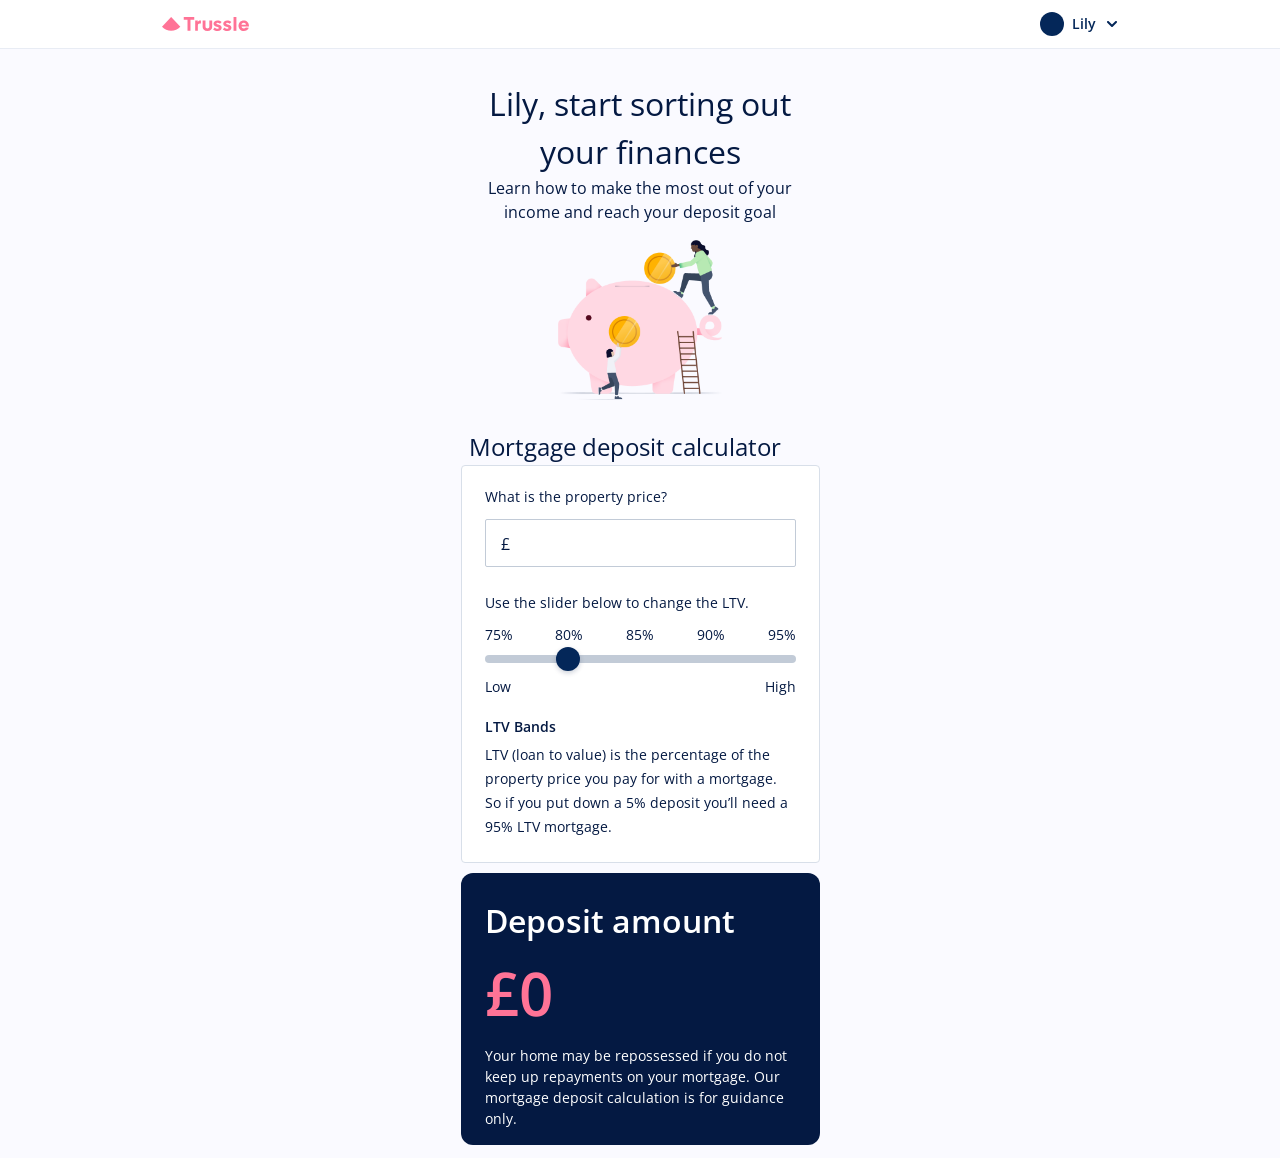
<file: mortgage-deposit-calculator-demo.html>
<!doctype html>
<html lang="en">
<head>
  <meta charset="utf-8">
  <meta name="viewport" content="width=device-width, initial-scale=1">
  <title>Mortgage Hub · Mortgage deposit calculator</title>
  <link rel="stylesheet" href="mortgage-hub-demo.css">
  <link rel="stylesheet" href="mortgage-hub-loading-demo.css">
  <link rel="stylesheet" href="mortgage-deposit-calculator-demo.css">
  <script src="mortgage-deposit-calculator-demo.js" defer></script>
</head>
<body>
  <header class="loading-header"><div class="loading-header-inner">
    <img src="assets/mortgage-hub-loading/logo.svg" width="87.452" height="14" alt="Trussle">
    <div class="loading-account"><img src="assets/mortgage-hub-loading/avatar.svg" width="24" height="24" alt=""><span>Lily</span><img src="assets/mortgage-hub-loading/chevron.svg" width="10" height="6" alt=""></div>
  </div></header>
  <main class="deposit-demo">
    <header class="deposit-intro">
      <h1>Lily, start sorting out your finances</h1>
      <p>Learn how to make the most out of your income and reach your deposit goal</p>
      <img src="assets/mortgage-hub/piggybank.png" width="164" height="160" alt="People saving coins in a piggy bank">
    </header>
    <section aria-labelledby="deposit-heading">
      <h2 id="deposit-heading" class="section-title">Mortgage deposit calculator</h2>
      <div class="planning-calculator">
        <div class="deposit-fields">
          <label class="field" for="property-price"><span>What is the property price?</span><span class="input-with-prefix"><span aria-hidden="true">£</span><input id="property-price" type="number" inputmode="numeric" min="0" max="10000000" step="1000" autocomplete="off"></span></label>
          <div class="range-field">
            <label for="ltv">Use the slider below to change the LTV.</label>
            <div class="range-labels" aria-hidden="true"><span>75%</span><span>80%</span><span>85%</span><span>90%</span><span>95%</span></div>
            <input type="range" id="ltv" min="75" max="95" step="5" value="80" aria-valuetext="80% loan to value">
            <div class="range-ends"><span>Low</span><span>High</span></div>
          </div>
          <div class="ltv-help"><strong>LTV Bands</strong><p>LTV (loan to value) is the percentage of the property price you pay for with a mortgage. So if you put down a 5% deposit you’ll need a 95% LTV mortgage.</p></div>
        </div>
        <aside class="deposit-result" aria-labelledby="deposit-result-title">
          <h3 id="deposit-result-title">Deposit amount</h3>
          <output id="deposit-output" for="property-price ltv" aria-live="polite">£0</output>
          <p>Your home may be repossessed if you do not keep up repayments on your mortgage. Our mortgage deposit calculation is for guidance only.</p>
        </aside>
      </div>
    </section>
  </main>
</body>
</html>
</file>
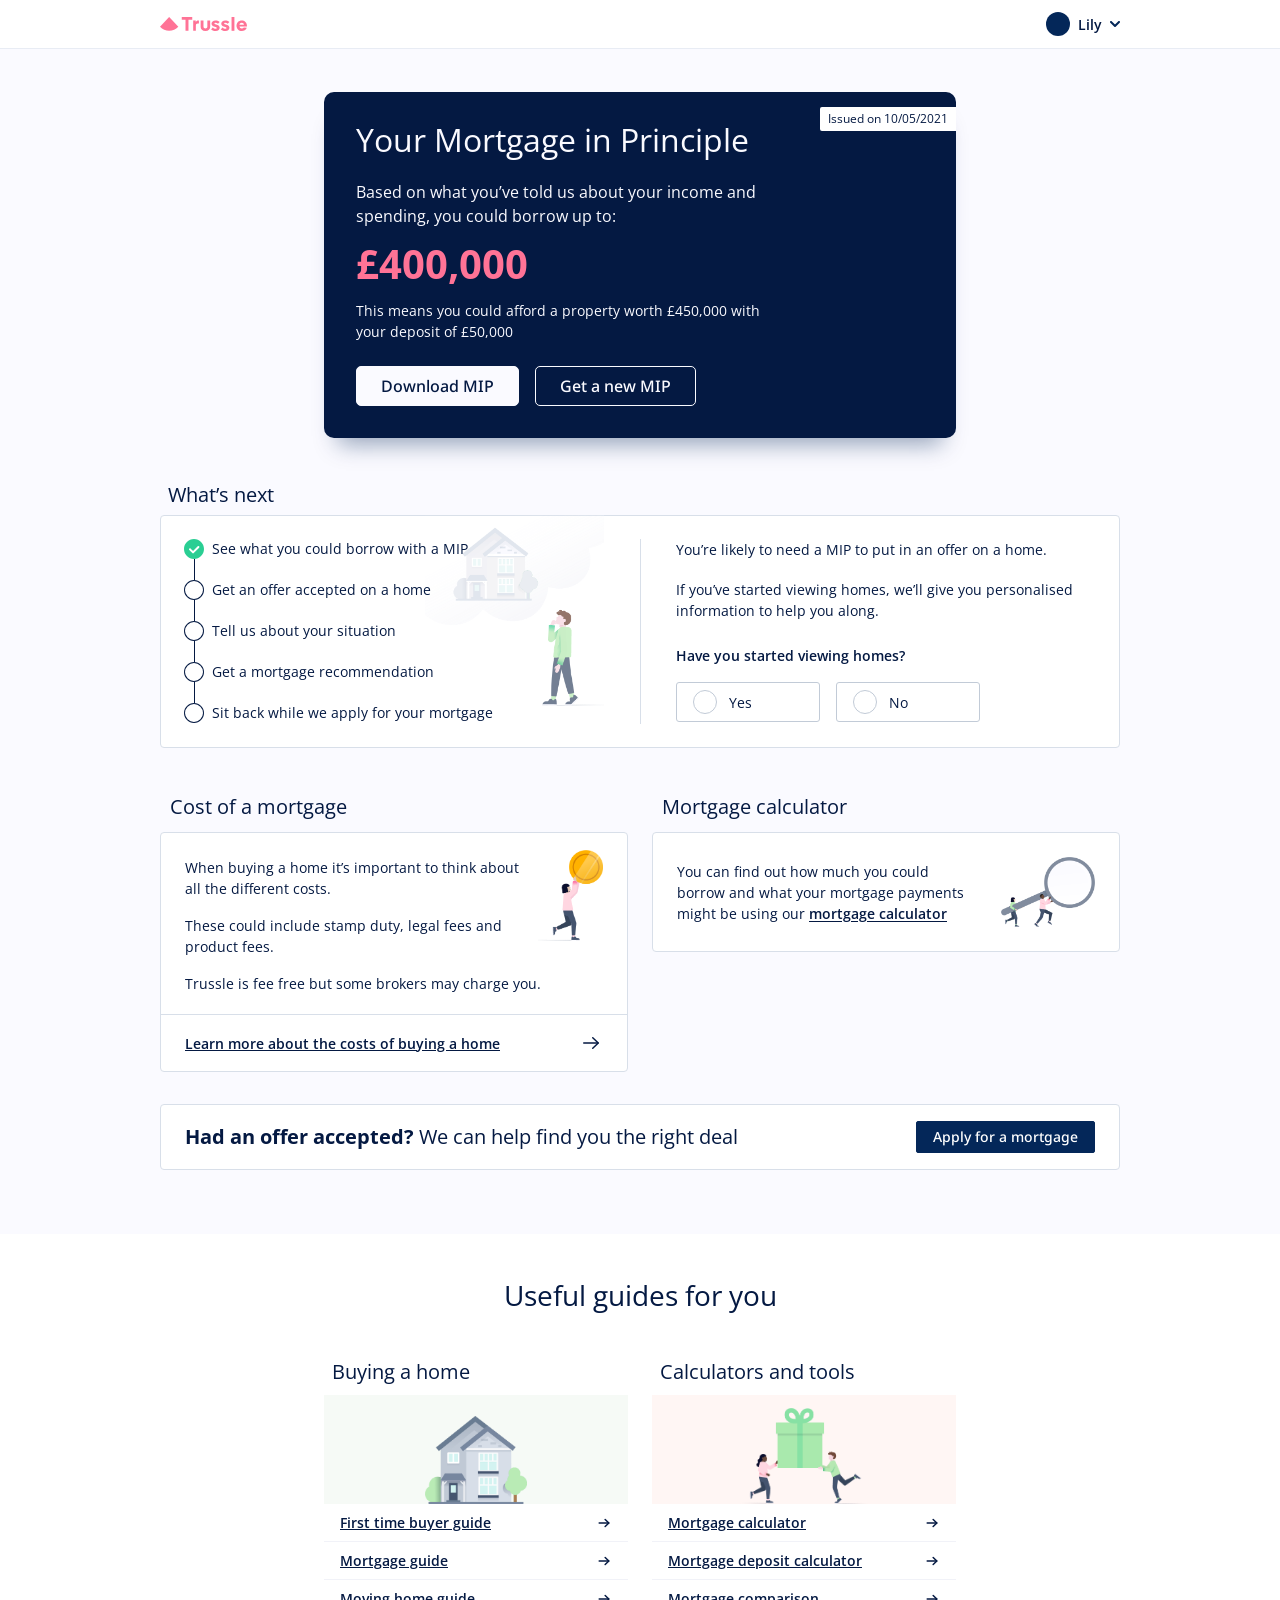
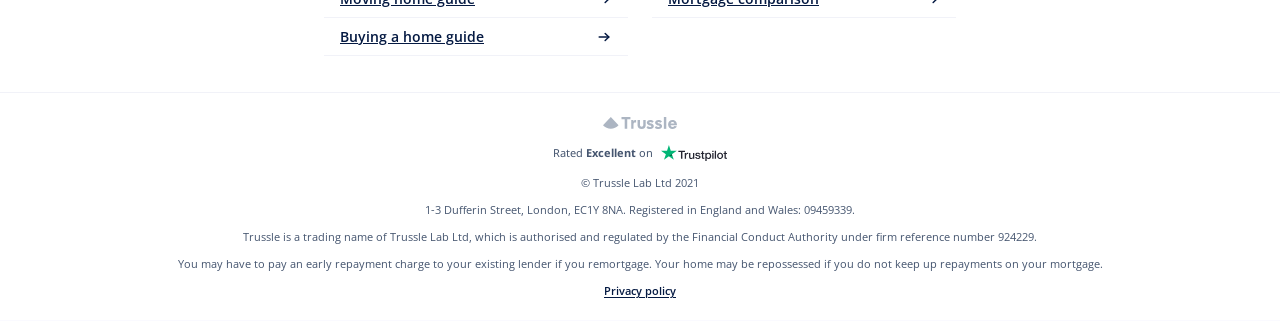
<file: mortgage-hub-demo.html>
<!doctype html>
<html lang="en">
<head>
  <meta charset="utf-8">
  <meta name="viewport" content="width=device-width, initial-scale=1">
  <meta name="description" content="An interactive portfolio prototype of the original Trussle Mortgage Hub concept.">
  <title>Mortgage Hub · Trussle demo</title>
  <link rel="preconnect" href="https://fonts.googleapis.com">
  <link rel="preconnect" href="https://fonts.gstatic.com" crossorigin>
  <link href="https://fonts.googleapis.com/css2?family=Noto+Sans:wght@400;500;600&amp;family=Open+Sans:wght@400;600;700&amp;display=swap" rel="stylesheet">
  <link rel="stylesheet" href="mortgage-hub-demo.css">
  <script src="mortgage-hub-demo.js" defer></script>
</head>
<body>
  <a class="skip-link" href="#hub-content">Skip to Mortgage Hub</a>
  <header class="product-header">
    <div class="hub-width header-inner">
      <a href="mortgage-hub-demo.html" aria-label="Trussle Mortgage Hub home"><img src="assets/mortgage-hub/trussle-logo.svg" alt="Trussle" class="product-logo"></a>
      <div class="account">
        <button id="account-toggle" aria-expanded="false" aria-controls="account-panel"><span class="avatar" aria-hidden="true"></span>Lily<img src="assets/mortgage-hub/chevron.svg" alt=""></button>
        <div id="account-panel" class="account-panel" hidden>
          <button data-action="home">My Mortgage Hub</button>
          <button data-action="stage">Change buying stage</button>
          <button data-action="start">Start page</button>
          <button data-action="support">Adviser support</button>
          <button data-action="reset">Reset demo</button>
        </div>
      </div>
    </div>
  </header>

  <main>
    <div id="hub-content" tabindex="-1"><noscript><div class="hub-width">Please enable JavaScript to explore this interactive Mortgage Hub prototype.</div></noscript></div>
    <section id="guides" class="guides-section" aria-labelledby="guides-heading">
      <div class="hub-width">
        <h2 id="guides-heading">Useful guides for you</h2>
        <div id="guide-groups" class="guide-groups"></div>
      </div>
    </section>
  </main>

  <footer class="product-footer">
    <div class="hub-width">
      <img src="assets/mortgage-hub/trussle-footer.svg" alt="Trussle" class="footer-logo">
      <p class="trustpilot">Rated <strong>Excellent</strong> on <img src="assets/mortgage-hub/trustpilot.svg" alt="Trustpilot"></p>
      <p>© Trussle Lab Ltd 2021</p>
      <p>1-3 Dufferin Street, London, EC1Y 8NA. Registered in England and Wales: 09459339.</p>
      <p>Trussle is a trading name of Trussle Lab Ltd, which is authorised and regulated by the Financial Conduct Authority under firm reference number 924229.</p>
      <p>You may have to pay an early repayment charge to your existing lender if you remortgage. Your home may be repossessed if you do not keep up repayments on your mortgage.</p>
      <button class="text-link" data-action="privacy">Privacy policy</button>
    </div>
  </footer>

  <dialog id="hub-dialog" aria-labelledby="dialog-title">
    <button class="dialog-close" type="button" aria-label="Close dialog">×</button>
    <div id="dialog-content"></div>
  </dialog>
  <p id="hub-status" class="sr-only" role="status" aria-live="polite"></p>
</body>
</html>
</file>
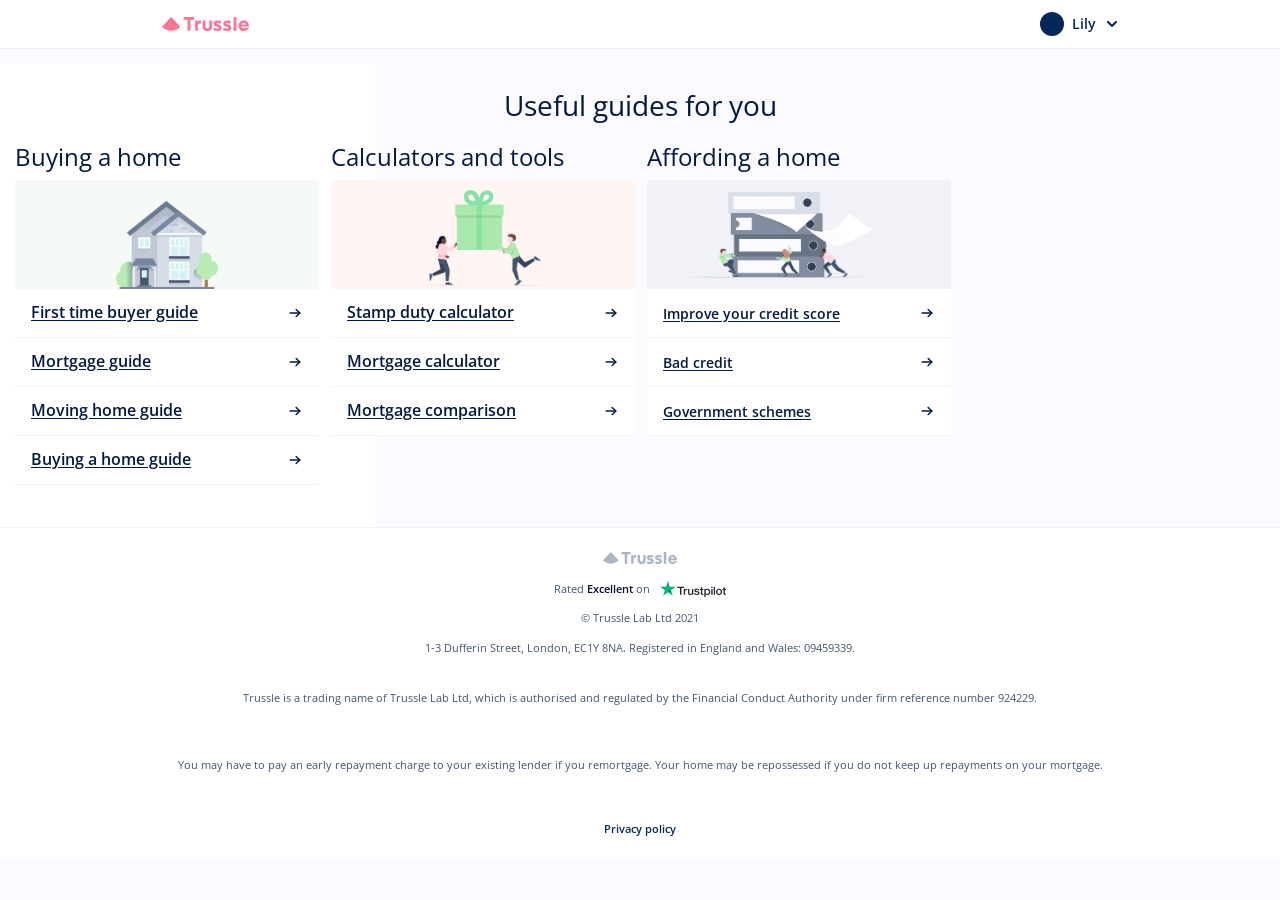
<file: mortgage-hub-guides-demo.html>
<!doctype html>
<html lang="en">
<head>
  <meta charset="utf-8">
  <meta name="viewport" content="width=device-width, initial-scale=1">
  <title>Mortgage Hub · Useful guides</title>
  <link rel="stylesheet" href="mortgage-hub-loading-demo.css">
  <link rel="stylesheet" href="mortgage-hub-guides-demo.css">
  <script src="mortgage-hub-guides-demo.js" defer></script>
</head>
<body>
  <header class="loading-header"><div class="loading-header-inner">
    <img src="assets/mortgage-hub-loading/logo.svg" width="87.452" height="14" alt="Trussle">
    <div class="loading-account"><img src="assets/mortgage-hub-loading/avatar.svg" width="24" height="24" alt=""><span>Lily</span><img src="assets/mortgage-hub-loading/chevron.svg" width="10" height="6" alt=""></div>
  </div></header>
  <main class="guides-section">
    <img class="guides-background" src="assets/mortgage-hub-guides/section-background.svg" width="375.979" height="464" alt="">
    <h1>Useful guides for you</h1>
    <div class="guides-carousel" tabindex="0" aria-label="Useful guide categories. Scroll horizontally for more categories.">
      <div class="guides-track">
        <section class="guide-category">
          <h2>Buying a home</h2>
          <div class="guide-illustration"><img class="guide-illustration-bg" src="assets/mortgage-hub-guides/buying-background.svg" width="304" height="109" alt=""><img class="buying-art" src="assets/mortgage-hub-guides/buying-home.png" width="102" height="88" alt="A house surrounded by trees"></div>
          <ul><li>First time buyer guide</li><li>Mortgage guide</li><li>Moving home guide</li><li>Buying a home guide</li></ul>
        </section>
        <section class="guide-category">
          <h2>Calculators and tools</h2>
          <div class="guide-illustration"><img class="guide-illustration-bg" src="assets/mortgage-hub-guides/tools-background.svg" width="304" height="109" alt=""><img class="gifting-art" src="assets/mortgage-hub-guides/gifting.png" width="135" height="96" alt="Two people carrying a gift"></div>
          <ul><li>Stamp duty calculator</li><li>Mortgage calculator</li><li>Mortgage comparison</li></ul>
        </section>
        <section class="guide-category guide-affording">
          <h2>Affording a home</h2>
          <div class="guide-illustration"><img class="guide-illustration-bg" src="assets/mortgage-hub-guides/affording-background.svg" width="304" height="109" alt=""><img class="paperwork-art" src="assets/mortgage-hub-guides/paperwork.png" width="203" height="86" alt="People organising paperwork"></div>
          <ul><li>Improve your credit score</li><li>Bad credit</li><li>Government schemes</li></ul>
        </section>
      </div>
    </div>
  </main>
  <footer class="guides-footer">
    <img class="footer-logo" src="assets/mortgage-hub-guides/footer-logo.svg" width="74.959" height="12" alt="Trussle">
    <div class="rating">Rated <strong>Excellent</strong> on <img src="assets/mortgage-hub-guides/trustpilot.svg" width="65.048" height="16" alt="Trustpilot"></div>
    <p class="copyright">© Trussle Lab Ltd 2021</p>
    <p class="address">1-3 Dufferin Street, London, EC1Y 8NA. Registered in England and Wales: 09459339.</p>
    <p class="regulation">Trussle is a trading name of Trussle Lab Ltd, which is authorised and regulated by the Financial Conduct Authority under firm reference number 924229.</p>
    <p class="risk">You may have to pay an early repayment charge to your existing lender if you remortgage. Your home may be repossessed if you do not keep up repayments on your mortgage.</p>
    <p class="privacy">Privacy policy</p>
  </footer>
</body>
</html>
</file>
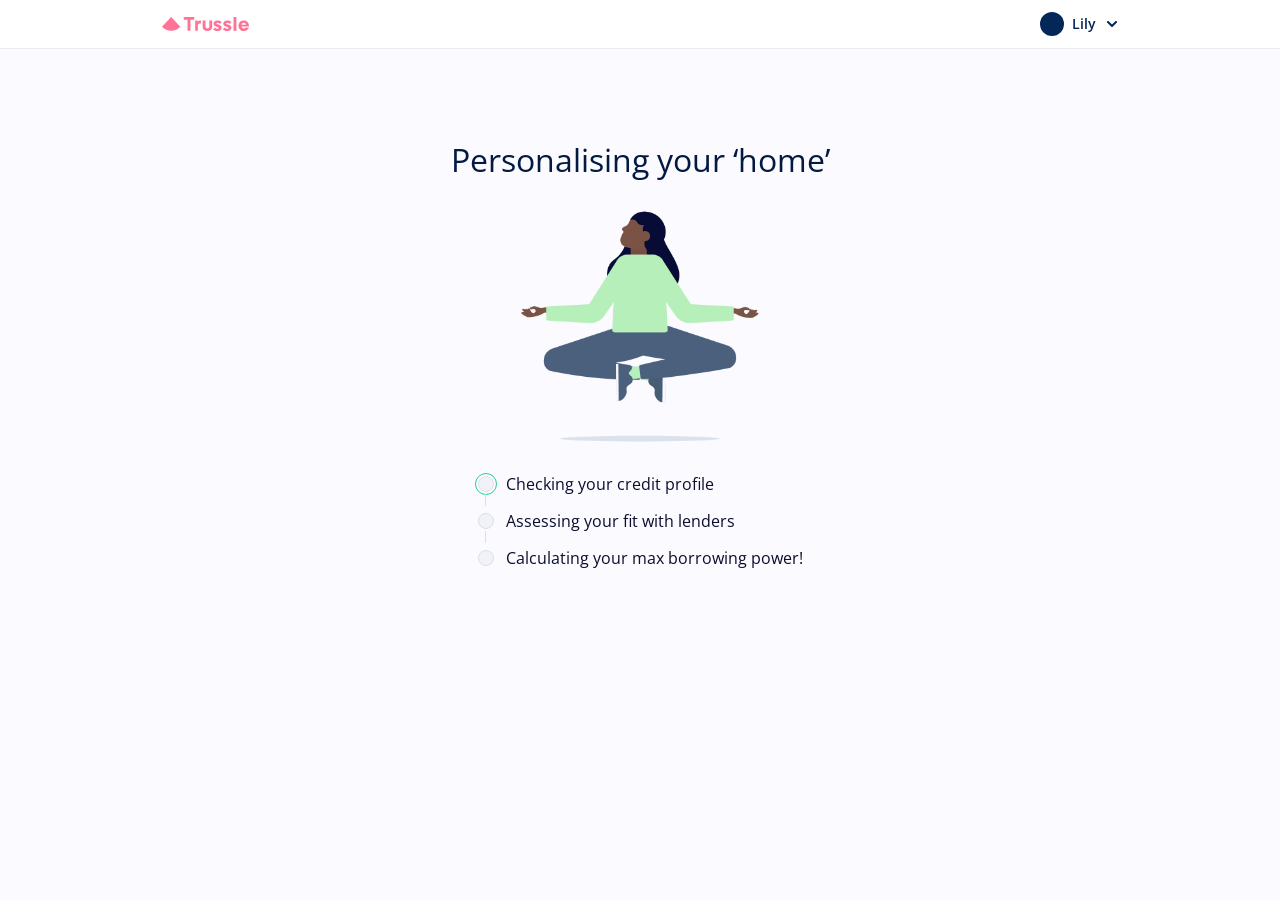
<file: mortgage-hub-loading-demo.html>
<!doctype html>
<html lang="en">
  <head>
    <meta charset="utf-8">
    <meta name="viewport" content="width=device-width, initial-scale=1">
    <title>Mortgage Hub · Personalising your home</title>
    <link rel="stylesheet" href="mortgage-hub-loading-demo.css">
    <script src="mortgage-hub-loading-demo.js" defer></script>
  </head>
  <body>
    <header class="loading-header">
      <div class="loading-header-inner">
        <img src="assets/mortgage-hub-loading/logo.svg" width="87.452" height="14" alt="Trussle">
        <div class="loading-account">
          <img src="assets/mortgage-hub-loading/avatar.svg" width="24" height="24" alt="">
          <span>Lily</span>
          <img src="assets/mortgage-hub-loading/chevron.svg" width="10" height="6" alt="">
        </div>
      </div>
    </header>
    <main class="loading-content">
      <h1>Personalising your ‘home’</h1>
      <div class="loading-illustration" aria-hidden="true">
        <img src="assets/mortgage-hub-loading/person.png" alt="" width="344" height="344">
      </div>
      <ol class="loading-steps" aria-label="Personalisation progress">
        <li data-state="active"><span class="step-marker" aria-hidden="true"><img class="pending-icon" src="assets/mortgage-hub-loading/pending.svg" width="16" height="16" alt=""><img class="complete-icon" src="assets/mortgage-hub-loading/complete.svg" width="16" height="16" alt=""><img class="tick-icon" src="assets/mortgage-hub-loading/tick.svg" width="7.273" height="5.091" alt=""></span><span>Checking your credit profile</span></li>
        <li data-state="pending"><span class="step-marker" aria-hidden="true"><img class="pending-icon" src="assets/mortgage-hub-loading/pending.svg" width="16" height="16" alt=""><img class="complete-icon" src="assets/mortgage-hub-loading/complete.svg" width="16" height="16" alt=""><img class="tick-icon" src="assets/mortgage-hub-loading/tick.svg" width="7.273" height="5.091" alt=""></span><span>Assessing your fit with lenders</span></li>
        <li data-state="pending"><span class="step-marker" aria-hidden="true"><img class="pending-icon" src="assets/mortgage-hub-loading/pending.svg" width="16" height="16" alt=""><img class="complete-icon" src="assets/mortgage-hub-loading/complete.svg" width="16" height="16" alt=""><img class="tick-icon" src="assets/mortgage-hub-loading/tick.svg" width="7.273" height="5.091" alt=""></span><span>Calculating your max borrowing power!</span></li>
      </ol>
    </main>
  </body>
</html>
</file>
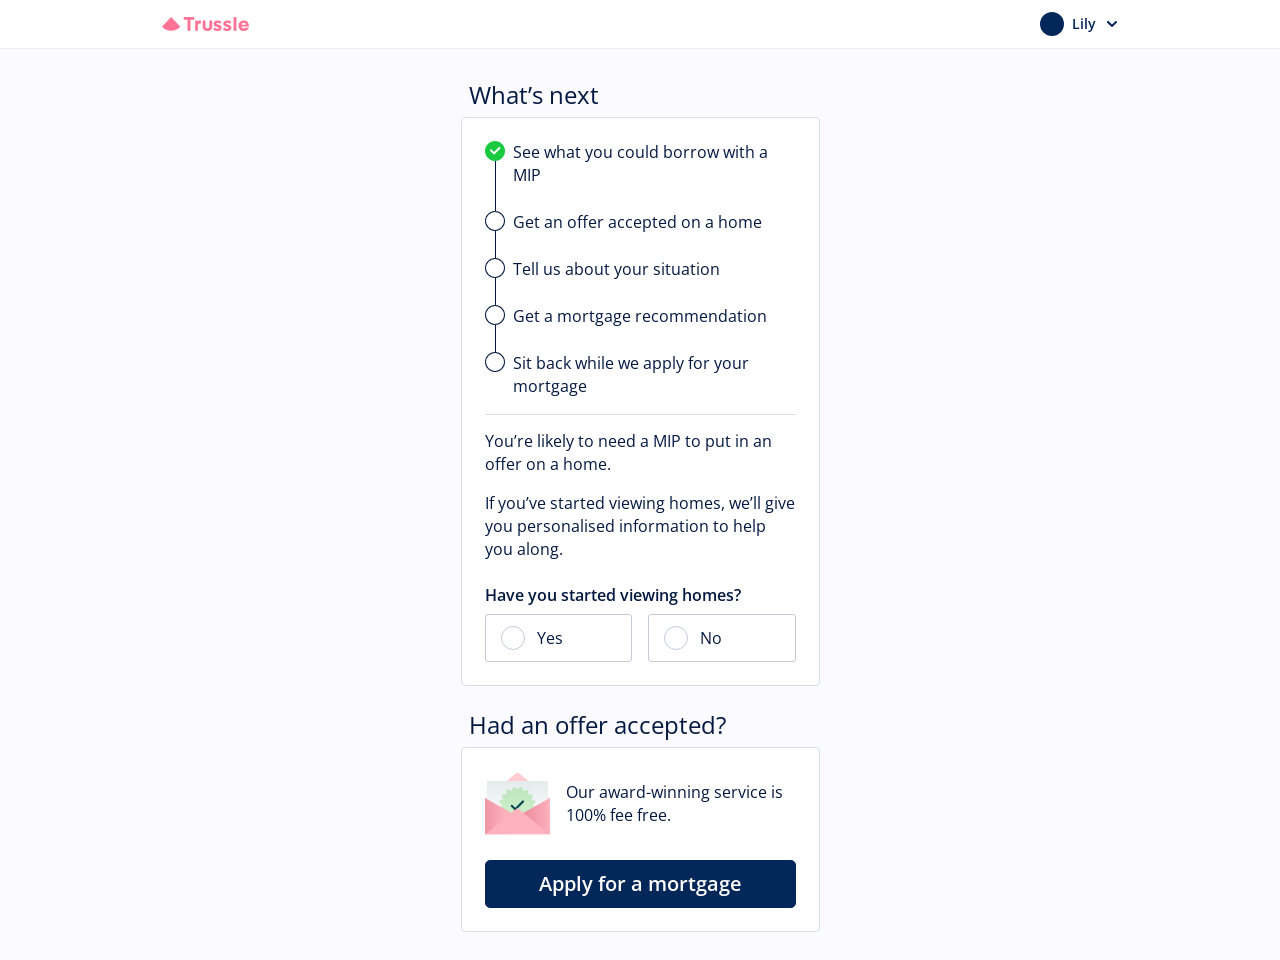
<file: mortgage-hub-next-steps-demo.html>
<!doctype html>
<html lang="en">
<head>
  <meta charset="utf-8">
  <meta name="viewport" content="width=device-width, initial-scale=1">
  <title>Mortgage Hub · What’s next</title>
  <link rel="stylesheet" href="mortgage-hub-demo.css">
  <link rel="stylesheet" href="mortgage-hub-loading-demo.css">
  <link rel="stylesheet" href="mortgage-hub-next-steps-demo.css">
  <script src="mortgage-hub-next-steps-demo.js" defer></script>
</head>
<body>
  <header class="loading-header"><div class="loading-header-inner">
    <img src="assets/mortgage-hub-loading/logo.svg" width="87.452" height="14" alt="Trussle">
    <div class="loading-account"><img src="assets/mortgage-hub-loading/avatar.svg" width="24" height="24" alt=""><span>Lily</span><img src="assets/mortgage-hub-loading/chevron.svg" width="10" height="6" alt=""></div>
  </div></header>
  <main class="next-demo">
    <h1>What’s next</h1>
    <div class="next-card">
      <div class="journey-column">
        <ol class="journey-list" aria-label="Steps to get a mortgage">
          <li data-complete="true"><img class="step-icon" src="assets/mortgage-hub-next-steps/complete.svg" width="20" height="20" alt="Complete"><span>See what you could borrow with a MIP</span></li>
          <li id="offer-step"><img class="step-icon" src="assets/mortgage-hub-next-steps/incomplete.svg" width="20" height="20" alt="Not complete"><span>Get an offer accepted on a home</span></li>
          <li id="application-step"><img class="step-icon" src="assets/mortgage-hub-next-steps/incomplete.svg" width="20" height="20" alt="Not complete"><span>Tell us about your situation</span></li>
          <li><img class="step-icon" src="assets/mortgage-hub-next-steps/incomplete.svg" width="20" height="20" alt="Not complete"><span>Get a mortgage recommendation</span></li>
          <li><img class="step-icon" src="assets/mortgage-hub-next-steps/incomplete.svg" width="20" height="20" alt="Not complete"><span>Sit back while we apply for your mortgage</span></li>
        </ol>
      </div>
      <div class="next-copy" aria-live="polite">
        <p id="next-advice">You’re likely to need a MIP to put in an offer on a home.</p>
        <p id="next-guidance">If you’ve started viewing homes, we’ll give you personalised information to help you along.</p>
        <fieldset class="viewing-question"><legend>Have you started viewing homes?</legend><div class="radio-row">
          <label class="radio-choice"><input type="radio" name="viewing" value="yes">Yes</label>
          <label class="radio-choice"><input type="radio" name="viewing" value="no">No</label>
        </div></fieldset>
      </div>
    </div>
    <section class="application-section" aria-labelledby="application-heading">
      <h2 id="application-heading">Had an offer accepted?</h2>
      <div class="application-card">
        <div class="application-info"><img src="assets/mortgage-hub-next-steps/application.png" width="65" height="65" alt="An envelope with an approved document"><p>Our award-winning service is 100% fee free.</p></div>
        <button type="button" class="primary-button" id="apply-button">Apply for a mortgage</button>
      </div>
    </section>
  </main>
</body>
</html>
</file>
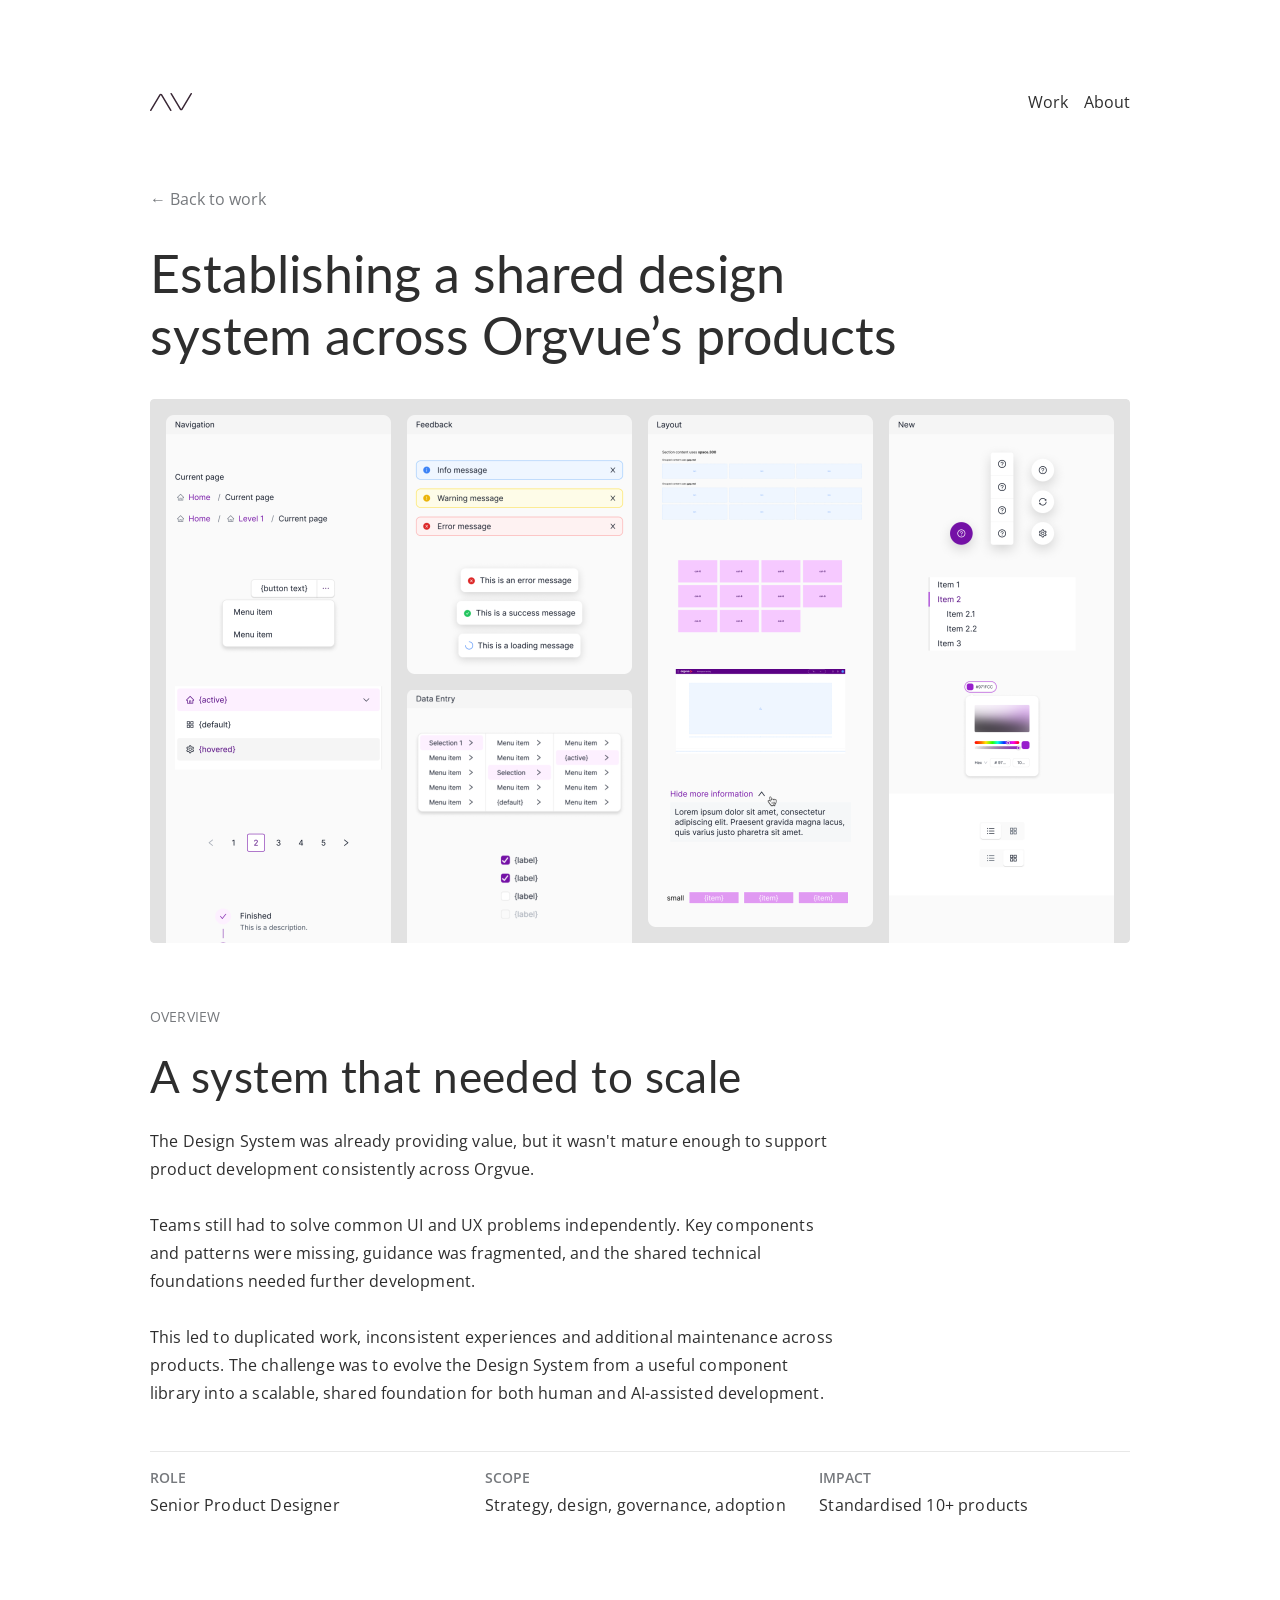
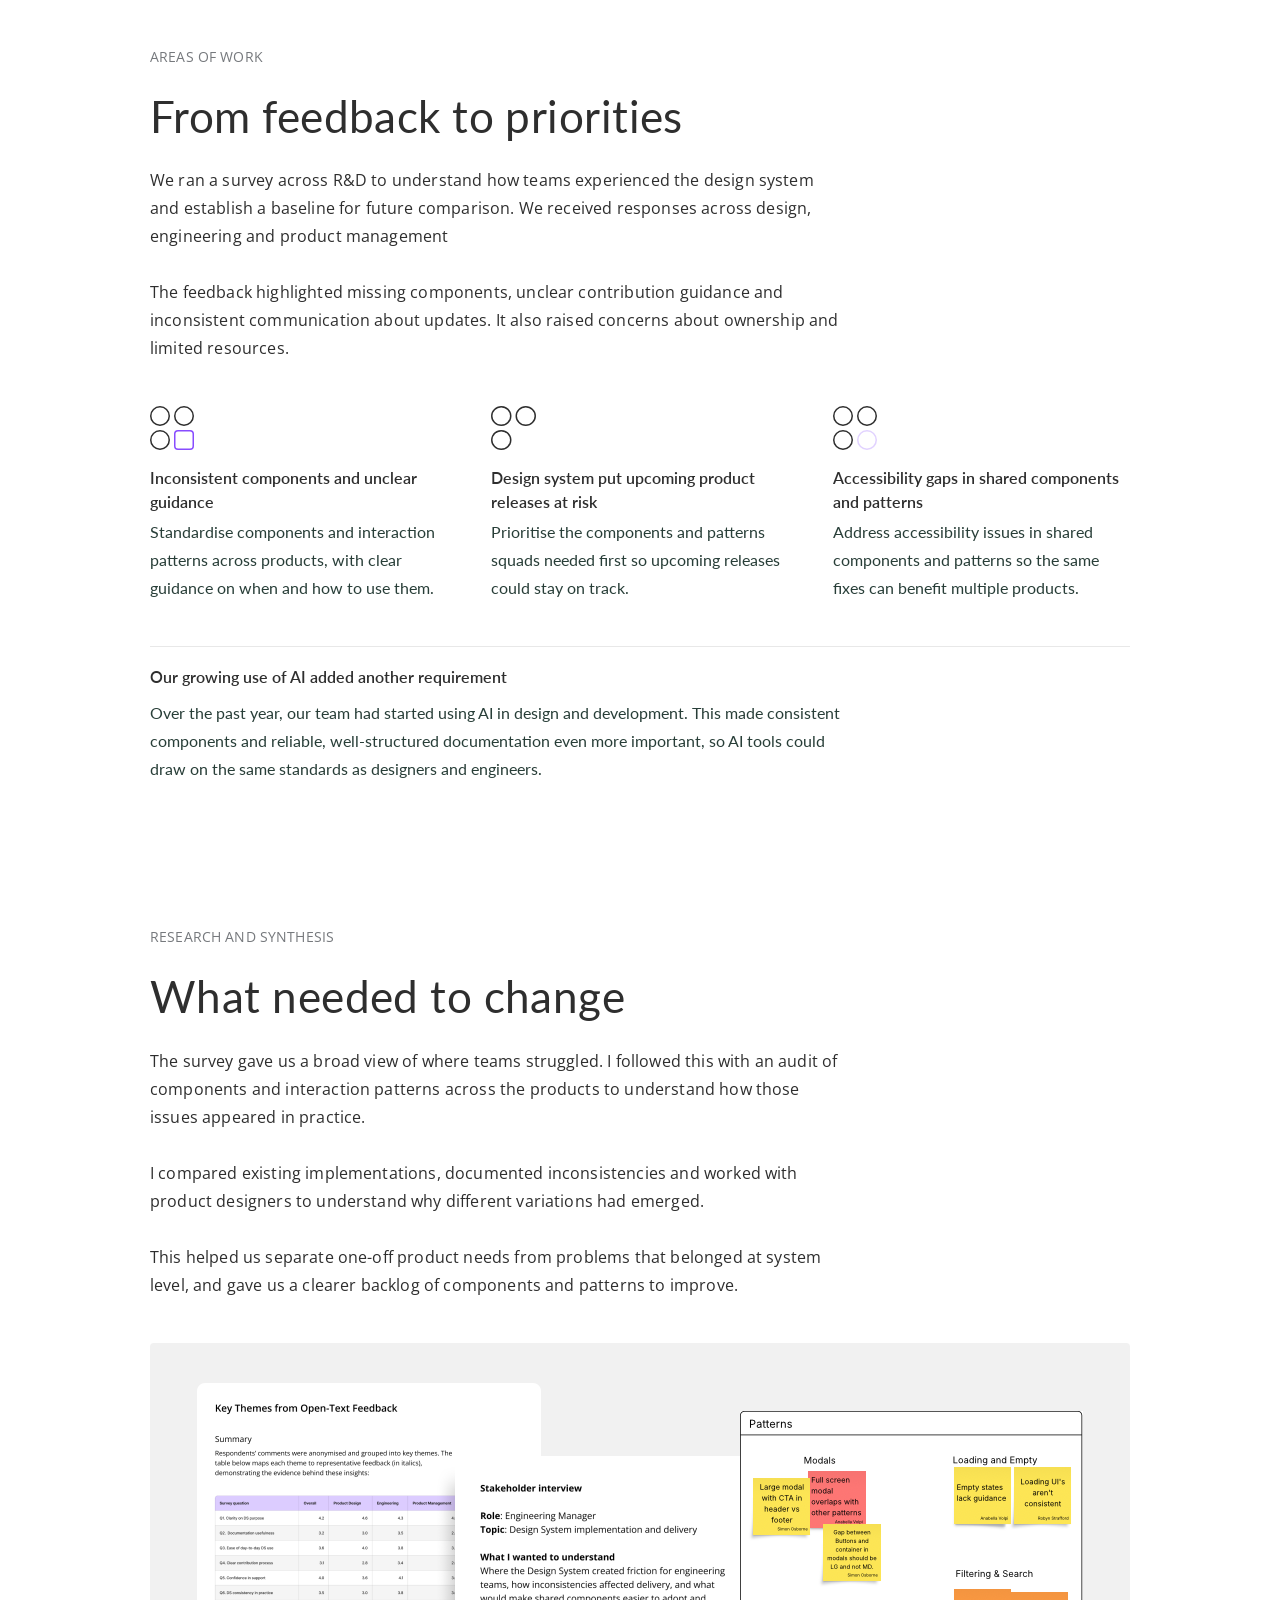
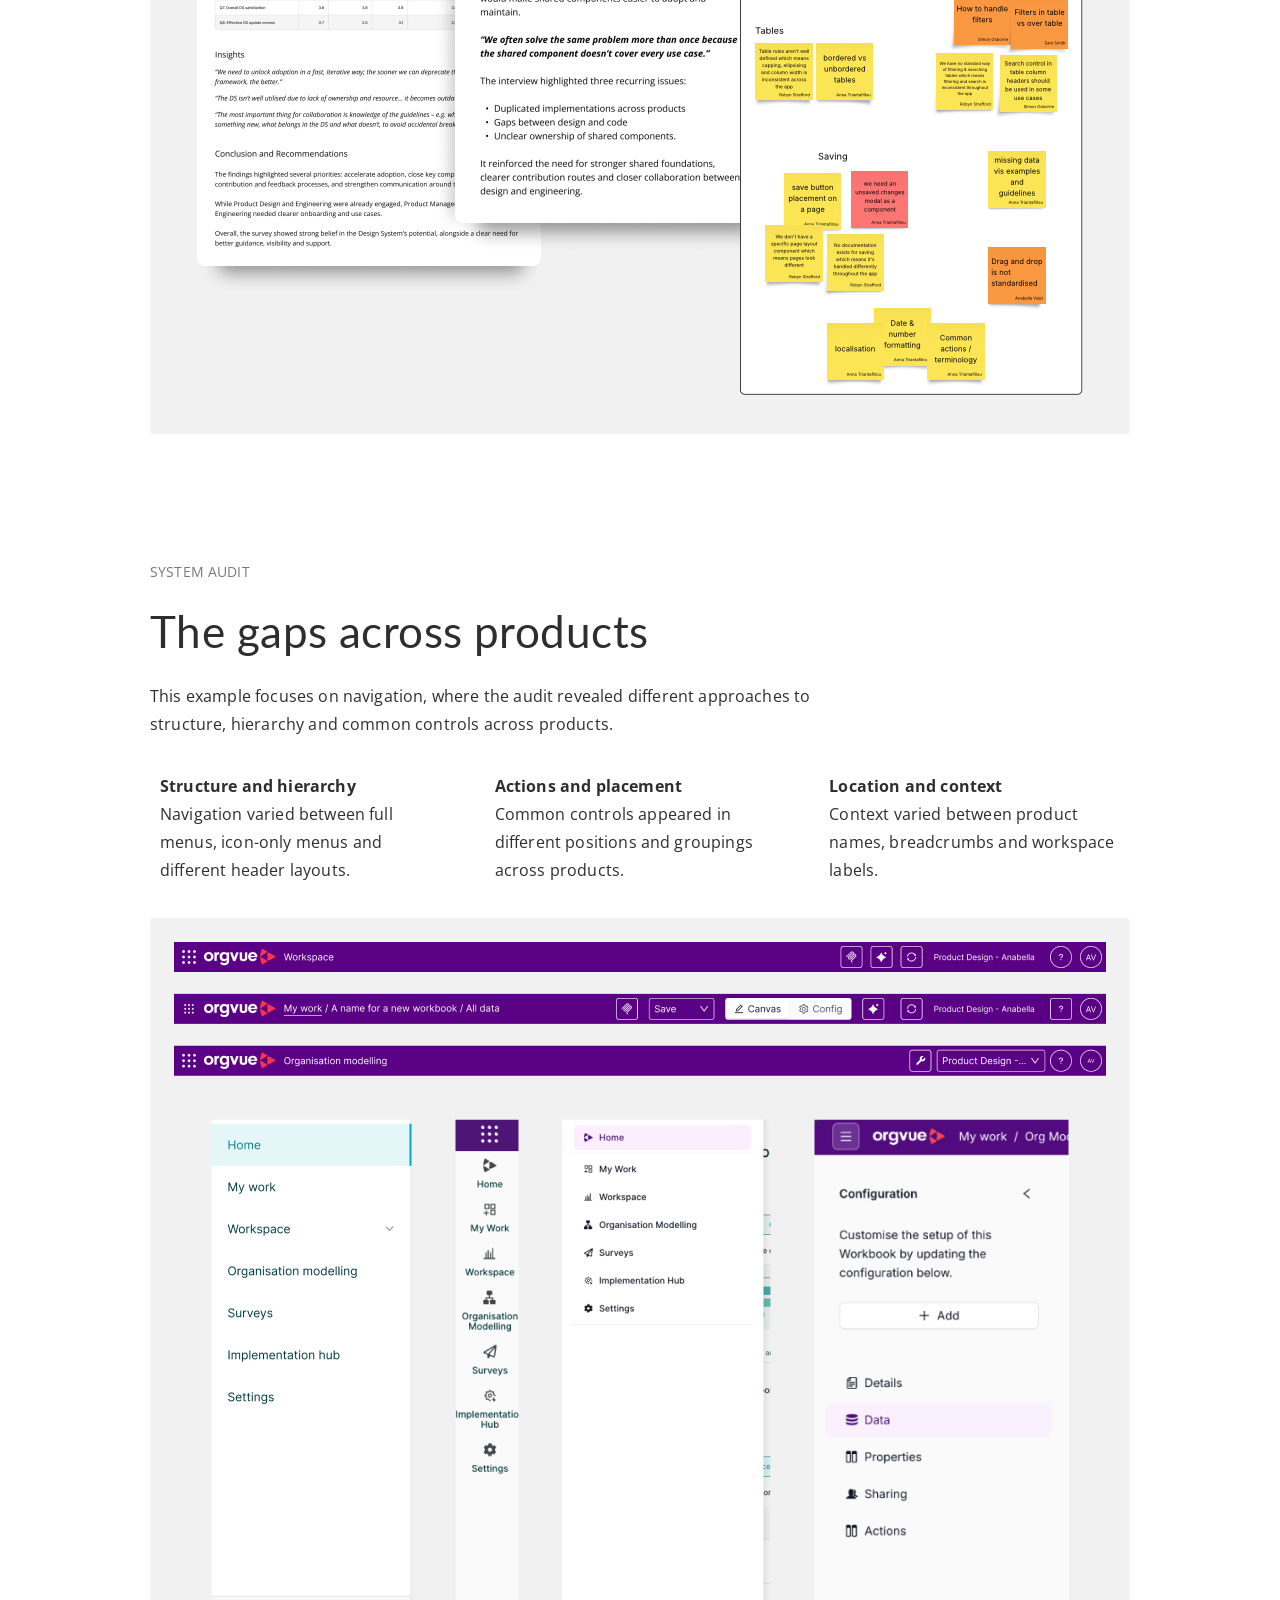
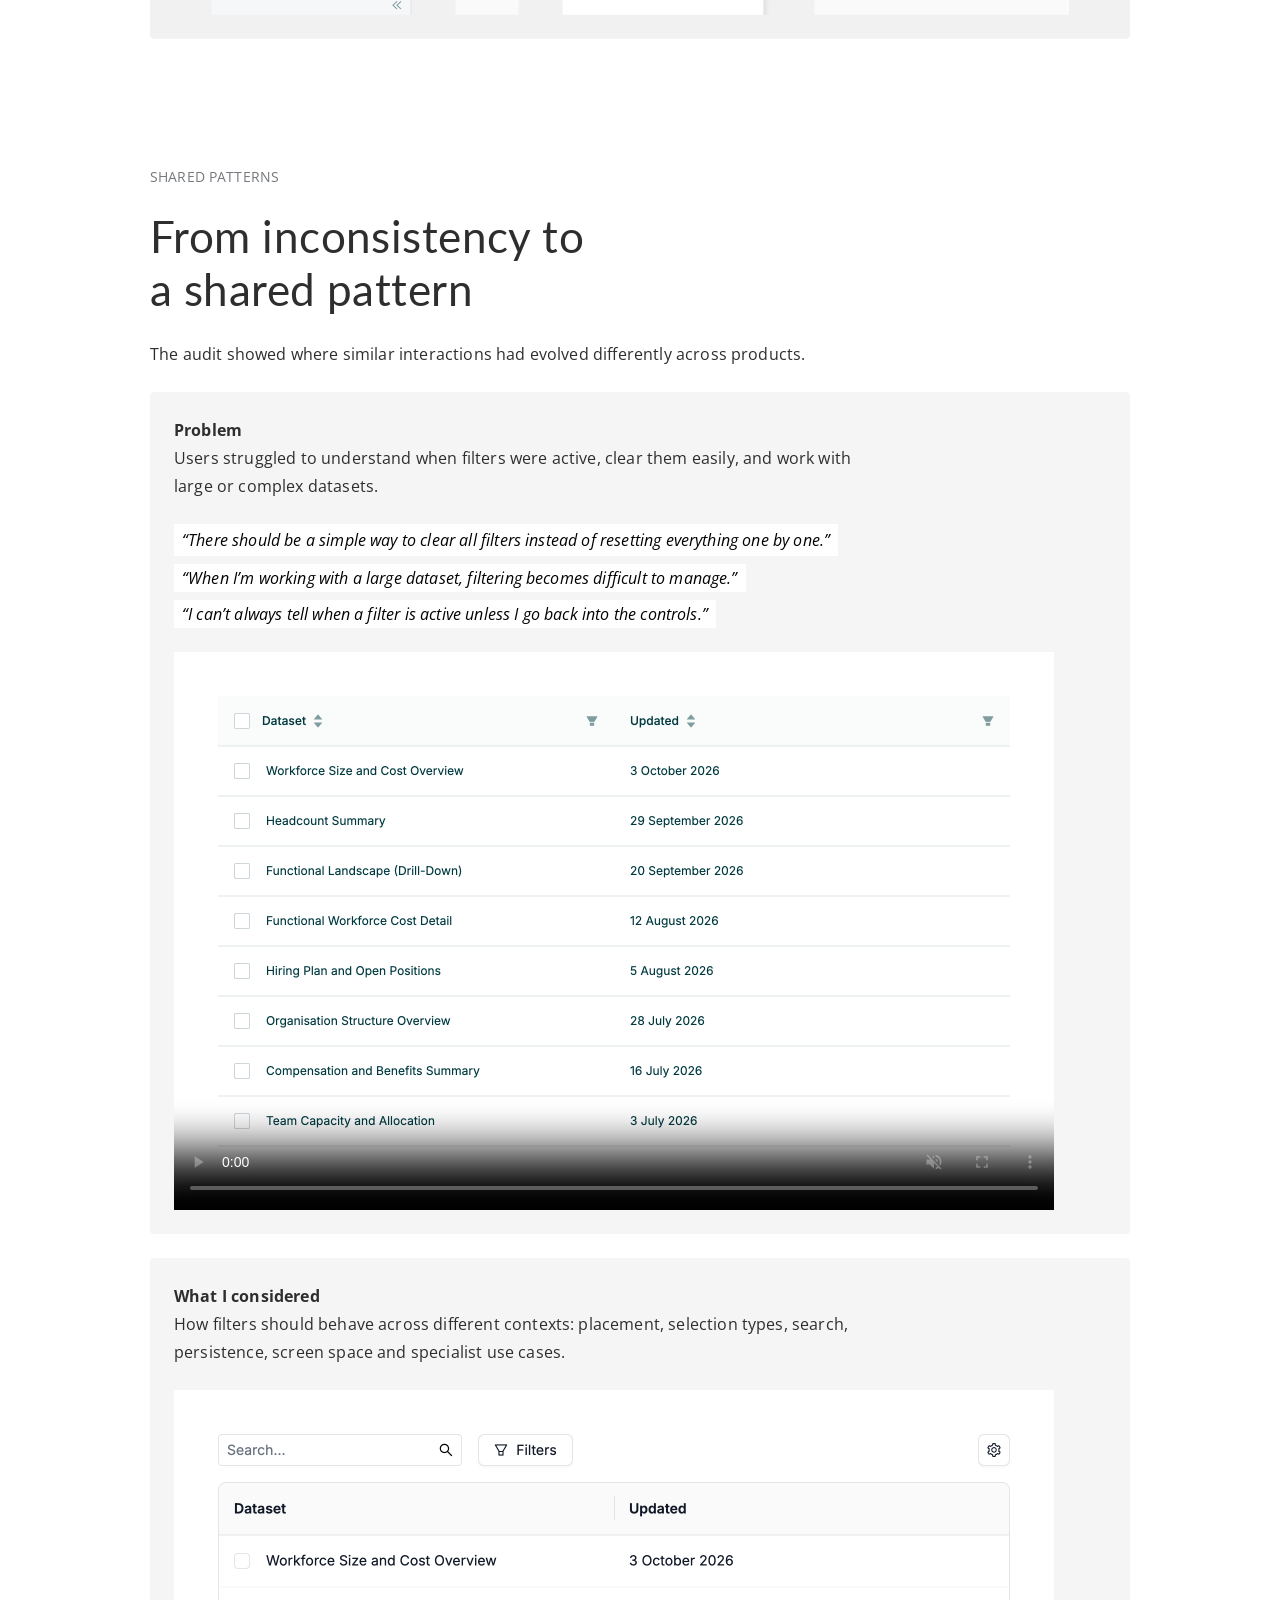
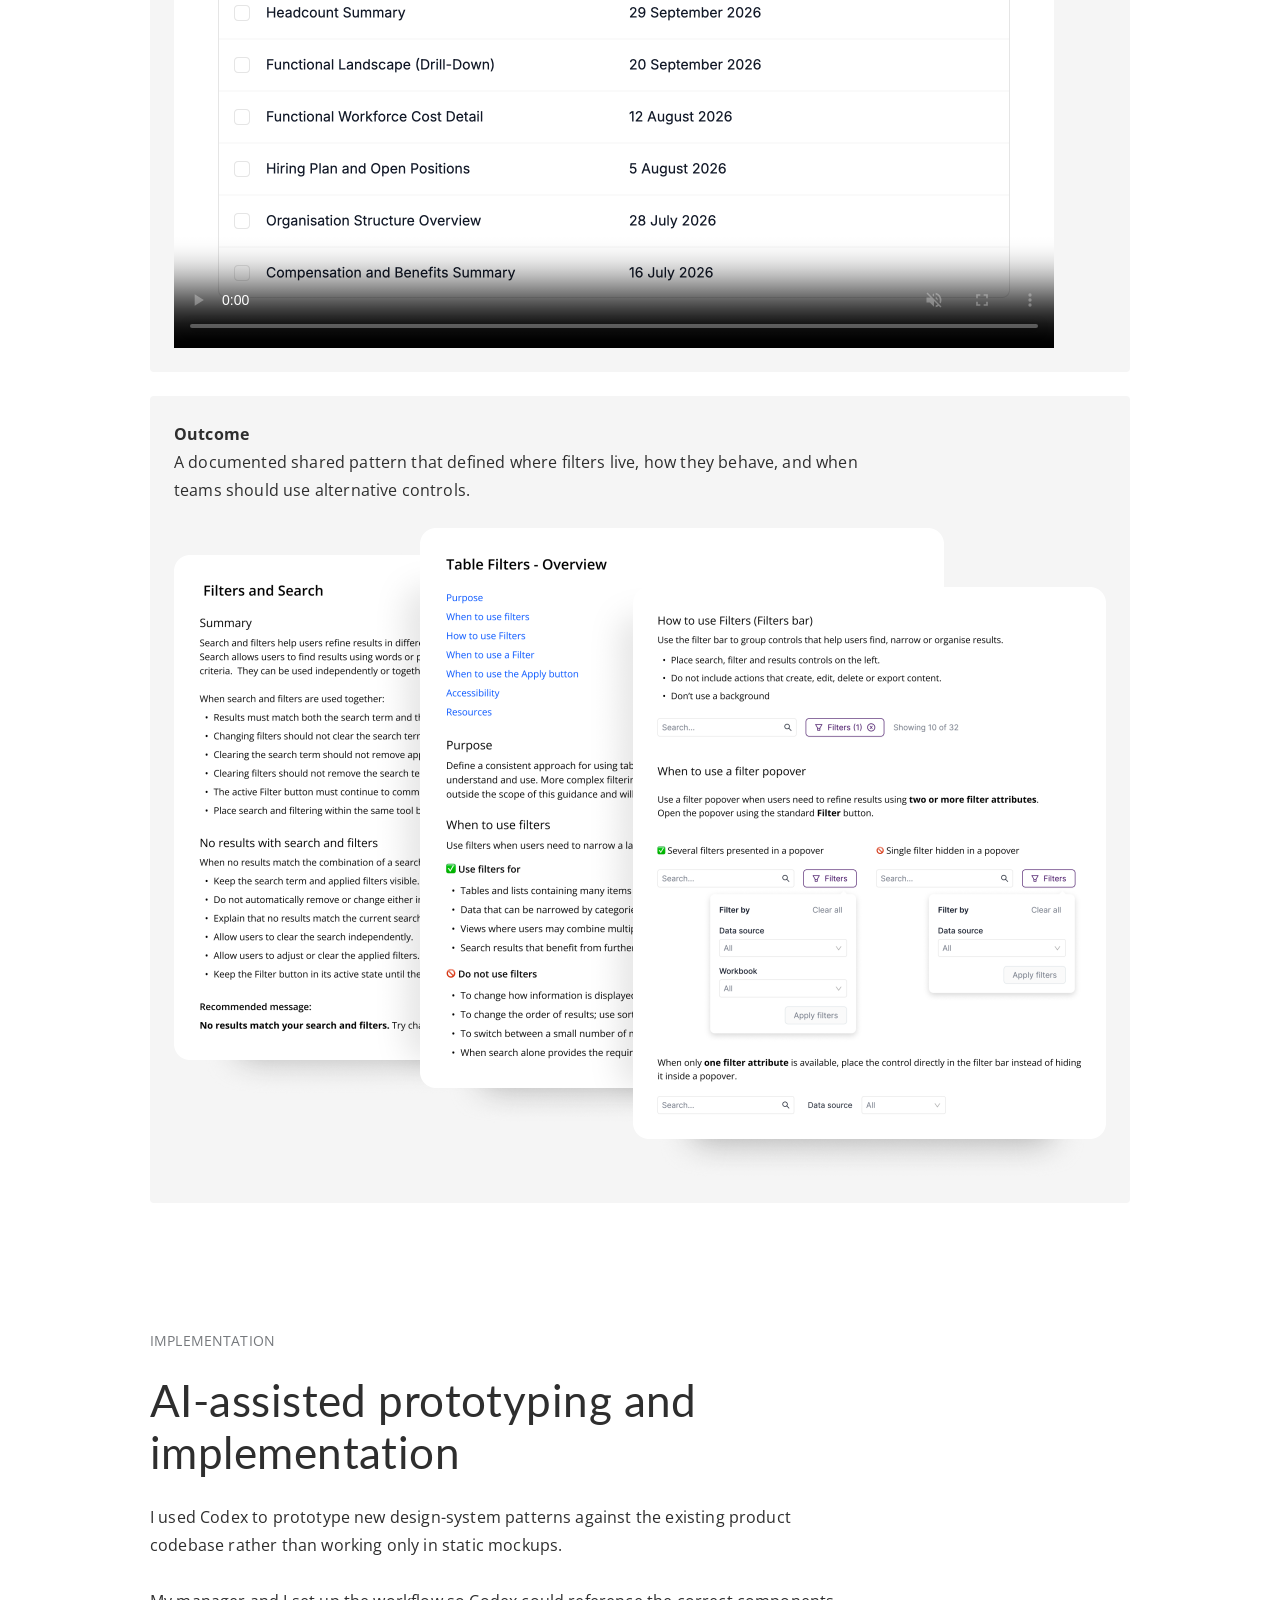
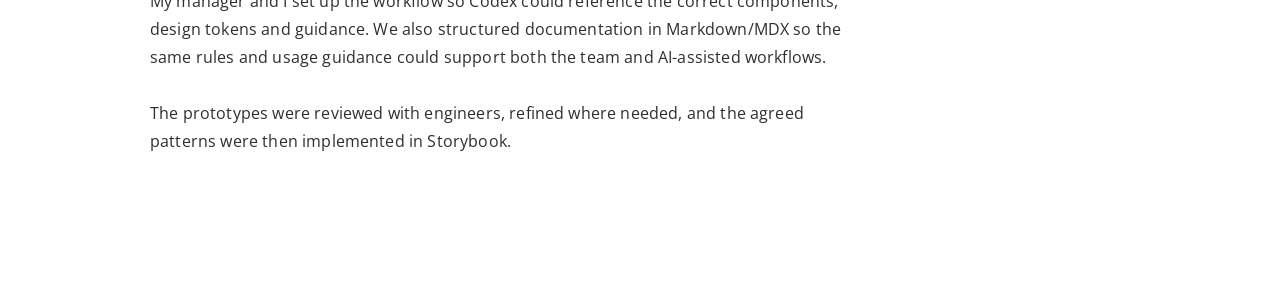
<file: orgvue-design-system.html>
<!doctype html>
<html lang="en">
<head>
<meta charset="UTF-8"><meta name="viewport" content="width=device-width, initial-scale=1">
<meta name="description" content="Establishing a shared design system across Orgvue’s products. A case study by Anabella Volpi.">
<title>Orgvue design system · Anabella Volpi</title>
<link rel="preconnect" href="https://fonts.googleapis.com"><link rel="preconnect" href="https://fonts.gstatic.com" crossorigin>
<link href="https://fonts.googleapis.com/css2?family=Open+Sans:ital,wght@0,400;0,600;0,700;1,400&amp;display=swap" rel="stylesheet">
<link rel="stylesheet" href="styles.css?v=restored-width"><link rel="stylesheet" href="orgvue-case-study.css?v=white-transparent-nav-20261123">
<script src="orgvue-case-study.js?v=overview-midpoint-nav-20261123" defer></script>
</head>
<body>
<a class="skip-link" href="#main">Skip to content</a>
<header class="site-header wrap"><a class="wordmark" href="index.html" aria-label="Anabella Volpi, home"><img src="assets/orgvue/orgvue-logo.svg" alt="Anabella Volpi AV logo"></a><nav aria-label="Main navigation"><a href="index.html#work">Work</a><a href="about.html">About</a></nav></header>
<main id="main" class="case-study wrap">
<header class="case-intro"><a class="back-link" href="index.html#work">← Back to work</a><h1>Establishing a shared design system across Orgvue’s products</h1></header>
<figure class="case-cover"><img src="assets/orgvue/ods-hero.png" width="980" height="544" alt="An overview of Orgvue’s design system, including components, interaction patterns and documentation."></figure>
<section class="case-section overview-section" aria-labelledby="overview">
<div class="editorial-copy"><p class="process-eyebrow">Overview</p><h2 id="overview" tabindex="-1">A system that needed to scale</h2><div class="body-copy"><p>The Design System was already providing value, but it wasn't mature enough to support product development consistently across Orgvue.</p>
<p>Teams still had to solve common UI and UX problems independently. Key components and patterns were missing, guidance was fragmented, and the shared technical foundations needed further development.</p>
<p>This led to duplicated work, inconsistent experiences and additional maintenance across products. The challenge was to evolve the Design System from a useful component library into a scalable, shared foundation for both human and AI-assisted development.</p></div></div>
<dl class="case-meta"><div><dt>Role</dt><dd>Senior Product Designer</dd></div><div><dt>Scope</dt><dd>Strategy, design, governance, adoption</dd></div><div><dt>Impact</dt><dd>Standardised 10+ products</dd></div></dl>
</section>
<!-- Preserve section navigation without adding a resting menu band to the Figma layout. -->
<nav class="case-nav wrap" aria-label="Case study sections" aria-hidden="true" inert><div class="case-nav-inner">
<a href="#overview">Overview</a><a href="#areas-of-work">Areas of work</a><a href="#research">Research</a><a href="#system-audit">System audit</a><a href="#shared-components">Shared patterns</a><a href="#implementation">Implementation</a>
</div></nav>
<section class="case-section areas-section" aria-labelledby="areas-of-work">
<div class="editorial-copy"><p class="process-eyebrow">Areas of work</p><h2 id="areas-of-work" tabindex="-1">From feedback to priorities</h2><div class="body-copy"><p>We ran a survey across R&amp;D to understand how teams experienced the design system and establish a baseline for future comparison. We received responses across design, engineering and product management</p>
<p>The feedback highlighted missing components, unclear contribution guidance and inconsistent communication about updates. It also raised concerns about ownership and limited resources.</p></div></div>
<div class="priority-areas"><article><div class="priority-icon"><img src="assets/orgvue/ods-components.svg" alt=""></div><h3>Inconsistent components and unclear guidance</h3><p>Standardise components and interaction patterns across products, with clear guidance on when and how to use them.</p></article>
<article><div class="priority-icon"><img src="assets/orgvue/ods-releases.svg" alt=""></div><h3>Design system put upcoming product releases at risk</h3><p>Prioritise the components and patterns squads needed first so upcoming releases could stay on track.</p></article>
<article><div class="priority-icon"><img src="assets/orgvue/ods-accessibility.svg" alt=""></div><h3>Accessibility gaps in shared components and patterns</h3><p>Address accessibility issues in shared components and patterns so the same fixes can benefit multiple products.</p></article></div>
<aside class="ai-callout"><h3>Our growing use of AI added another requirement</h3><p>Over the past year, our team had started using AI in design and development. This made consistent components and reliable, well-structured documentation even more important, so AI tools could draw on the same standards as designers and engineers.</p></aside>
</section>
<section class="case-section research-section" aria-labelledby="research">
<div class="editorial-copy"><p class="process-eyebrow">Research and synthesis</p><h2 id="research" tabindex="-1">What needed to change</h2><div class="body-copy"><p>The survey gave us a broad view of where teams struggled. I followed this with an audit of components and interaction patterns across the products to understand how those issues appeared in practice.</p>
<p>I compared existing implementations, documented inconsistencies and worked with product designers to understand why different variations had emerged.</p>
<p>This helped us separate one-off product needs from problems that belonged at system level, and gave us a clearer backlog of components and patterns to improve.</p></div></div>
<figure class="research-visual"><img src="assets/orgvue/ods-research.png" width="1960" height="1382" alt="Research and synthesis board bringing together design-system findings, product examples and workshop notes."></figure>
</section>
<section class="case-section audit-section" aria-labelledby="system-audit">
<div class="editorial-copy"><p class="process-eyebrow">System audit</p><h2 id="system-audit" tabindex="-1">The gaps across products</h2><div class="body-copy"><p>This example focuses on navigation, where the audit revealed different approaches to structure, hierarchy and common controls across products.</p></div></div>
<div class="audit-findings"><article><h3>Structure and hierarchy</h3><p>Navigation varied between full menus, icon-only menus and different header layouts.</p></article>
<article><h3>Actions and placement</h3><p>Common controls appeared in different positions and groupings across products.</p></article>
<article><h3>Location and context</h3><p>Context varied between product names, breadcrumbs and workspace labels.</p></article></div>
<figure class="audit-visual"><img src="assets/orgvue/ods-navigation-audit.png" width="980" height="721" alt="Navigation audit comparing global headers and full menus, icon-only navigation and contextual controls."></figure>
</section>
<section class="case-section patterns-section" aria-labelledby="shared-components">
<div class="editorial-copy"><p class="process-eyebrow">Shared patterns</p><h2 id="shared-components" tabindex="-1">From inconsistency to <span class="heading-continuation">a shared pattern</span></h2><div class="body-copy"><p>The audit showed where similar interactions had evolved differently across products.</p></div></div>
<div class="pattern-progression">
<article class="pattern-stage "><div class="stage-copy"><h3>Problem</h3><p>Users struggled to understand when filters were active, clear them easily, and work with large or complex datasets.</p></div><div class="feedback-quotes"><blockquote>“There should be a simple way to clear all filters instead of resetting everything one by one.”</blockquote>
<blockquote>“When I’m working with a large dataset, filtering becomes difficult to manage.”</blockquote>
<blockquote>“I can’t always tell when a filter is active unless I go back into the controls.”</blockquote></div><figure class="filter-visual"><video class="filter-demo-video" src="assets/videos/old-filters-demo.mp4?v=text-empty-state" poster="assets/videos/old-filters-demo-poster.png" width="1760" height="1116" autoplay muted loop playsinline preload="metadata" aria-label="Old table filters interaction showing filters within column headers.">Your browser does not support this video. <a href="assets/videos/old-filters-demo.mp4">Watch the old filters demo</a>.</video></figure></article>
<article class="pattern-stage "><div class="stage-copy"><h3>What I considered</h3><p>How filters should behave across different contexts: placement, selection types, search, persistence, screen space and specialist use cases.</p></div><figure class="filter-visual"><video class="filter-demo-video" src="assets/videos/new-filters-demo.mp4?v=empty-state" poster="assets/videos/new-filters-demo-poster.png" width="1760" height="1116" autoplay muted loop playsinline preload="metadata" aria-label="New table filters interaction showing shared search, date filters, applied-filter count and clearing filters.">Your browser does not support this video. <a href="assets/videos/new-filters-demo.mp4">Watch the new filters demo</a>.</video></figure></article>
<article class="pattern-stage pattern-stage--outcome"><div class="stage-copy"><h3>Outcome</h3><p>A documented shared pattern that defined where filters live, how they behave, and when teams should use alternative controls.</p></div><figure class="documentation-visual"><img src="assets/orgvue/ods-filter-documentation.png" width="1864" height="1302" alt="Shared filter-pattern documentation covering filters and search, table filters, behaviour and usage guidance."></figure></article>
</div>
</section>
<section class="case-section implementation-section" aria-labelledby="implementation">
<div class="editorial-copy"><p class="process-eyebrow">Implementation</p><h2 id="implementation" tabindex="-1">AI-assisted prototyping and implementation</h2><div class="body-copy"><p>I used Codex to prototype new design-system patterns against the existing product codebase rather than working only in static mockups.</p>
<p>My manager and I set up the workflow so Codex could reference the correct components, design tokens and guidance. We also structured documentation in Markdown/MDX so the same rules and usage guidance could support both the team and AI-assisted workflows.</p>
<p>The prototypes were reviewed with engineers, refined where needed, and the agreed patterns were then implemented in Storybook.</p></div></div>
</section>
</main>
</body>
</html>
</file>
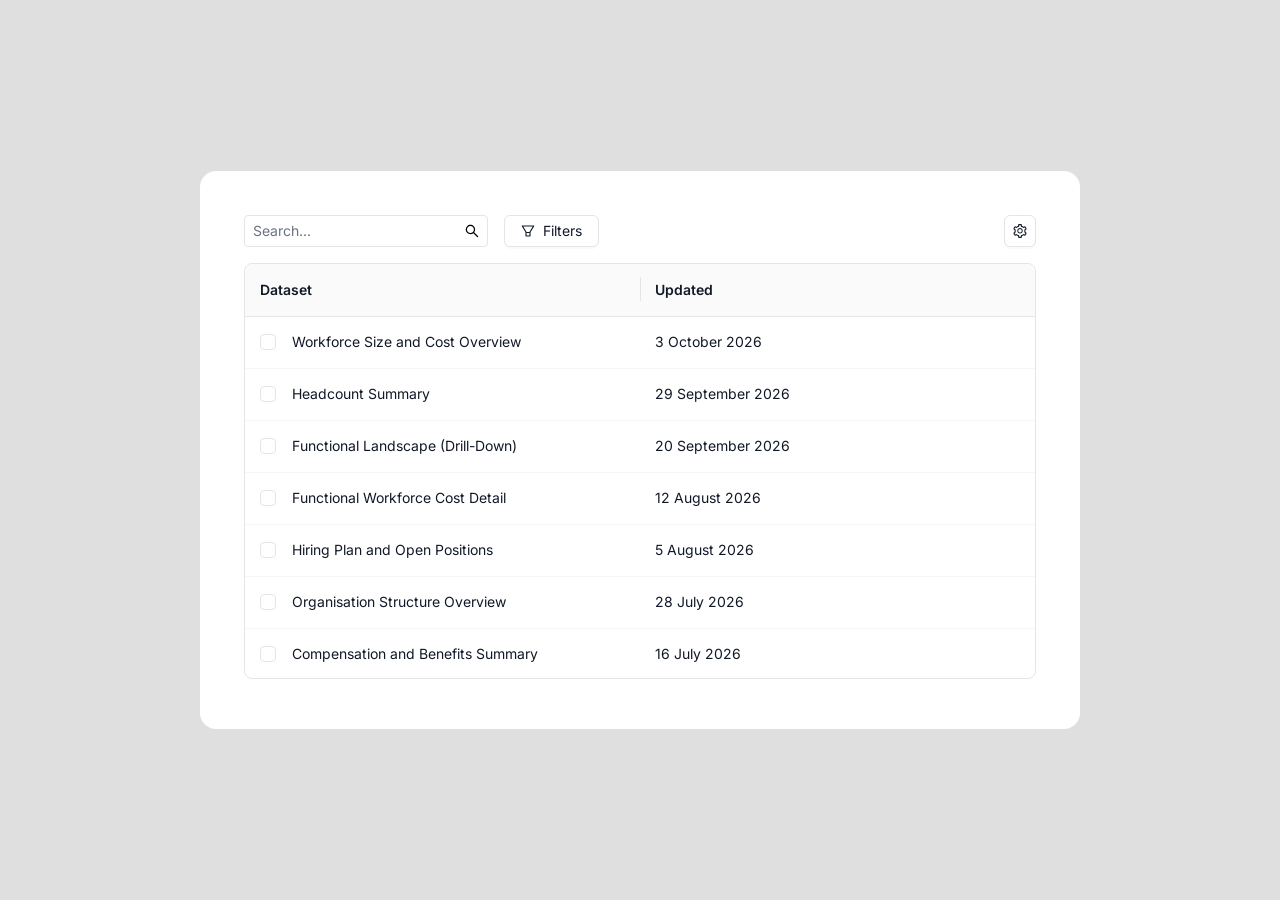
<file: table-filters-after-demo.html>
<!doctype html>
<html lang="en">
<head>
  <meta charset="utf-8">
  <meta name="viewport" content="width=device-width, initial-scale=1">
  <title>New table filters demo · Orgvue</title>
  <link rel="stylesheet" href="table-filters-after-demo.css">
  <script src="table-filters-after-demo.js" defer></script>
</head>
<body>
  <main class="after-card" aria-label="Dataset table with shared search and filters">
    <div class="toolbar">
      <div class="search-wrap"><input id="table-search" type="search" placeholder="Search..." aria-label="Search datasets" autocomplete="off"><img src="assets/table-filters-after-demo/search.svg" alt=""></div>
      <div class="filter-control" id="filter-control">
        <button id="open-filters" type="button" aria-haspopup="dialog" aria-expanded="false" aria-controls="filter-popover"><img id="filter-icon" src="assets/table-filters-after-demo/filter-default.svg" alt=""><span id="filter-label">Filters</span></button>
        <button id="clear-filters" type="button" aria-label="Clear all applied filters" hidden><img src="assets/table-filters-after-demo/clear.svg" alt=""></button>
      </div>
      <button class="settings-button" type="button" aria-label="Table settings" aria-disabled="true"><img src="assets/table-filters-after-demo/settings.svg" alt=""></button>
    </div>
    <div class="table-container">
      <table aria-label="Datasets and last update dates"><colgroup><col><col></colgroup>
        <thead><tr><th scope="col">Dataset</th><th scope="col">Updated</th></tr></thead>
        <tbody id="dataset-rows"></tbody>
      </table>
    </div>
    <section id="filter-popover" class="filter-popover" role="dialog" aria-label="Filter datasets by updated date" hidden>
      <img class="popover-arrow" src="assets/table-filters-after-demo/popover-arrow.svg" alt="">
      <form id="filter-form" novalidate>
        <div class="filter-heading"><h2>Filter by</h2><button id="clear-draft" type="button" disabled>Clear all</button></div>
        <label for="filter-from">From<span class="date-field"><input id="filter-from" type="text" placeholder="Select date" autocomplete="off" inputmode="numeric" aria-describedby="date-error"><button type="button" data-calendar="from" aria-label="Choose From date" aria-expanded="false" aria-controls="calendar"><img src="assets/table-filters-after-demo/calendar.svg" alt=""></button></span></label>
        <label for="filter-to">To<span class="date-field"><input id="filter-to" type="text" placeholder="Select date" autocomplete="off" inputmode="numeric" aria-describedby="date-error"><button type="button" data-calendar="to" aria-label="Choose To date" aria-expanded="false" aria-controls="calendar"><img src="assets/table-filters-after-demo/calendar.svg" alt=""></button></span></label>
        <p id="date-error" role="alert" hidden></p>
        <div class="filter-actions"><button id="apply-filters" type="submit" disabled>Apply filters</button></div>
      </form>
    </section>
    <section id="calendar" class="calendar" role="dialog" aria-label="Choose date" hidden>
      <div class="calendar-header">
        <button type="button" data-nav="-12" aria-label="Previous year"><img src="assets/table-filters-after-demo/year-previous.svg" alt=""></button>
        <button type="button" data-nav="-1" aria-label="Previous month"><img src="assets/table-filters-after-demo/month-previous.svg" alt=""></button>
        <span id="calendar-heading" aria-live="polite"></span>
        <button type="button" data-nav="1" aria-label="Next month"><img src="assets/table-filters-after-demo/month-next.svg" alt=""></button>
        <button type="button" data-nav="12" aria-label="Next year"><img src="assets/table-filters-after-demo/year-next.svg" alt=""></button>
      </div>
      <div class="calendar-body"><div class="weekdays" aria-hidden="true"><span>Su</span><span>Mo</span><span>Tu</span><span>We</span><span>Th</span><span>Fr</span><span>Sa</span></div><div id="calendar-days" class="calendar-days"></div></div>
    </section>
    <template id="no-results-template">
      <div class="empty-state">
        <div class="empty-state-illustration" aria-hidden="true"><img src="assets/table-filters-after-demo/no-results.svg" alt=""></div>
        <strong>No results</strong>
        <p>Consider adjusting the filters.</p>
      </div>
    </template>
    <p id="result-status" class="sr-only" role="status" aria-live="polite"></p>
  </main>
</body>
</html>
</file>
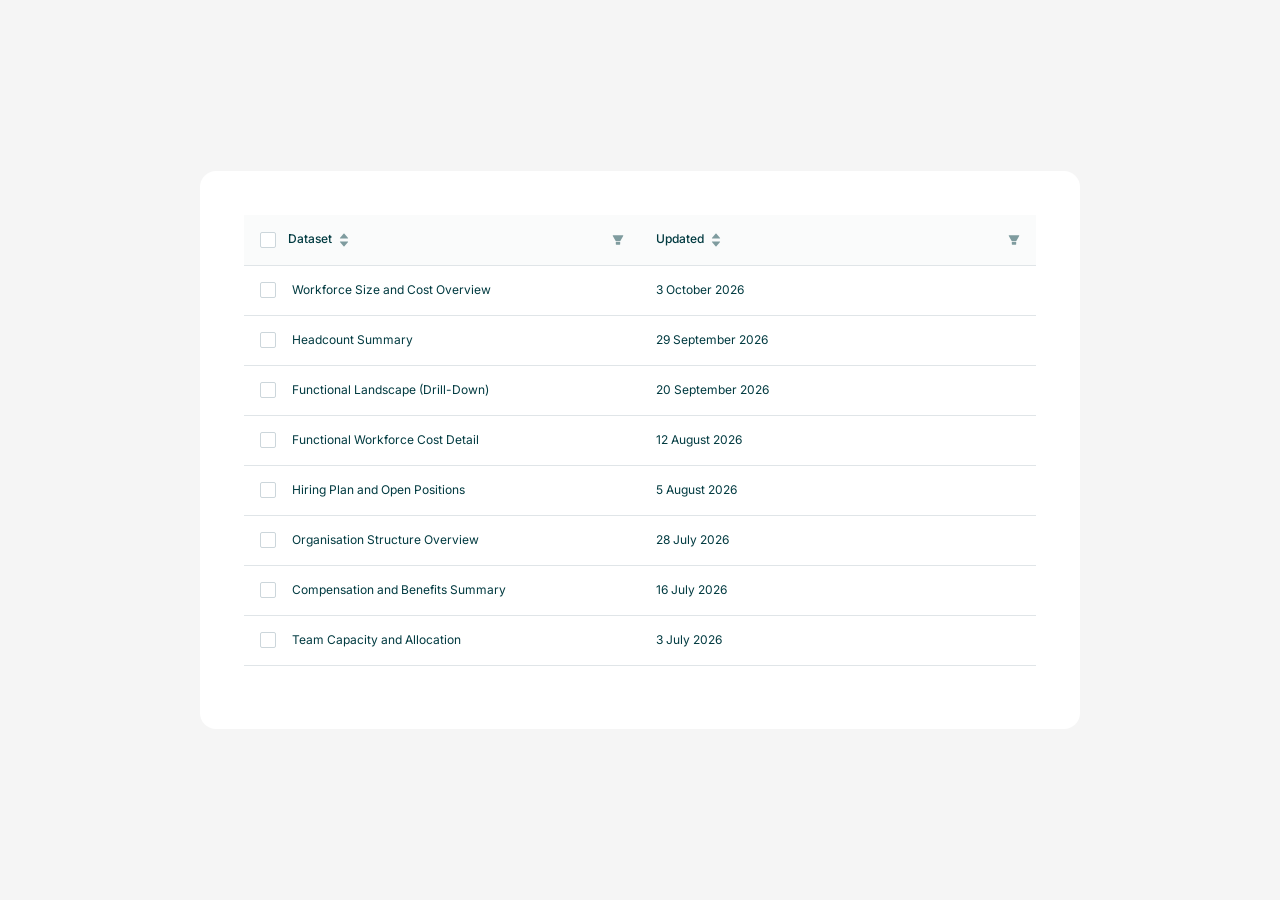
<file: table-filters-demo-record.html>
<!doctype html>
<html lang="en">
<head>
  <meta charset="utf-8">
  <meta name="viewport" content="width=device-width, initial-scale=1">
  <title>Old filters recording canvas</title>
  <style>
    html, body { margin: 0; width: 100%; height: 100%; background: #f5f5f5; border: 0; outline: 0; box-shadow: none; }
    iframe { width: 100%; height: 100%; border: 0; outline: 0; box-shadow: none; display: block; }
  </style>
</head>
<body>
  <iframe src="table-filters-demo.html" title="Old table filters interactive recording demo"></iframe>
</body>
</html>
</file>
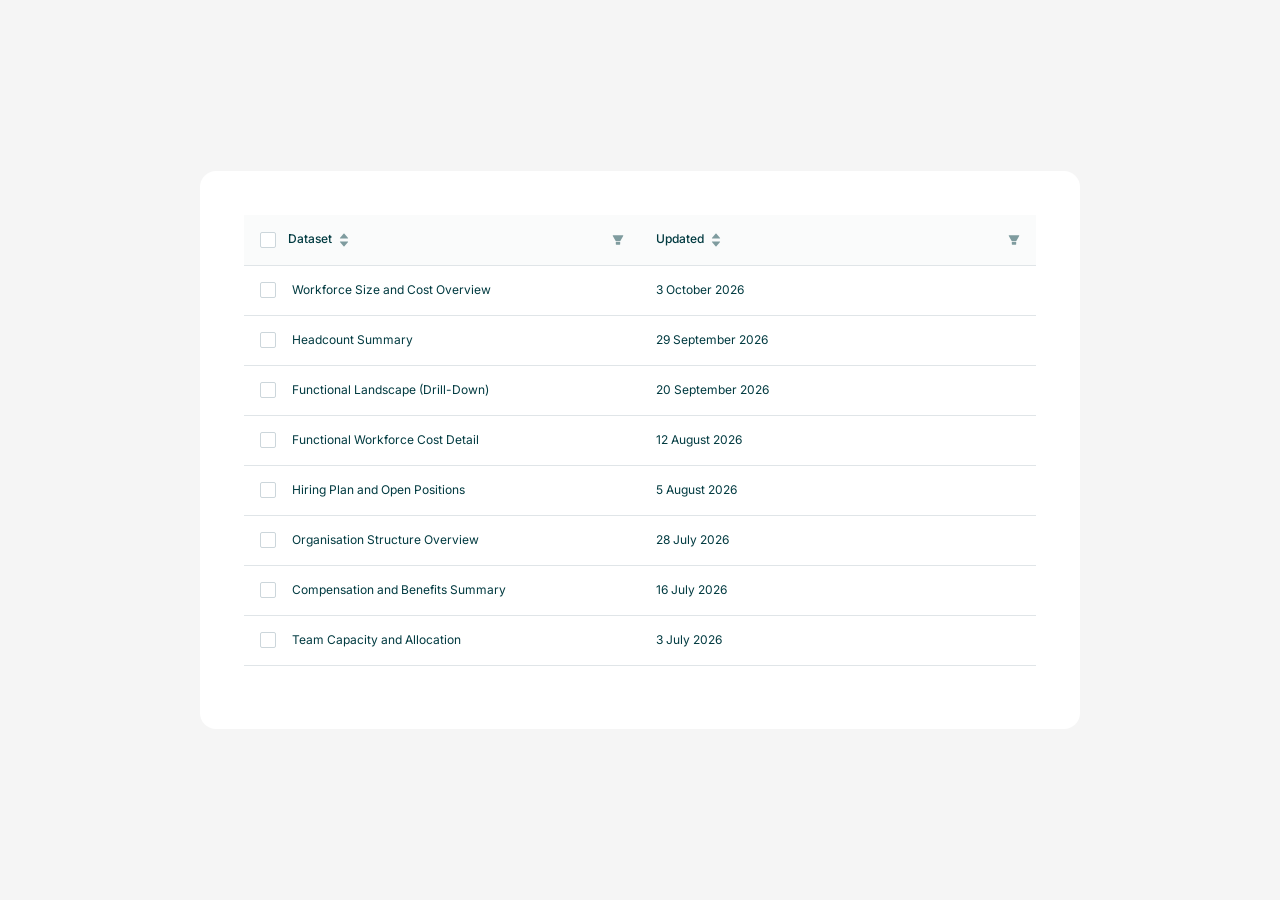
<file: table-filters-demo.html>
<!doctype html>
<html lang="en">
<head>
  <meta charset="utf-8">
  <meta name="viewport" content="width=device-width, initial-scale=1">
  <title>Table filters demo · Orgvue</title>
  <link rel="stylesheet" href="table-filters-demo.css">
  <script src="table-filters-demo.js" defer></script>
</head>
<body>
  <main class="demo-card" aria-label="Dataset table">
    <table aria-label="Datasets and last update dates">
      <colgroup><col><col></colgroup>
      <thead><tr>
        <th scope="col">
          <div class="header-cell">
            <input type="checkbox" id="select-all" aria-label="Select all visible datasets">
            <button class="sort-button" type="button" data-sort="name">Dataset<span class="sort-icon" aria-hidden="true"><img src="assets/table-filters-demo/AntDesignIconCaretUpOutlined.svg" alt=""><img src="assets/table-filters-demo/AntDesignIconCaretDownOutlined.svg" alt=""></span></button>
            <button class="filter-trigger" type="button" data-filter="name" aria-label="Filter Dataset" aria-haspopup="dialog" aria-expanded="false" aria-controls="filter-popover"><img src="assets/table-filters-demo/IconFilterSearch.svg" alt=""></button>
          </div>
        </th>
        <th scope="col">
          <div class="header-cell">
            <button class="sort-button" type="button" data-sort="updated">Updated<span class="sort-icon" aria-hidden="true"><img src="assets/table-filters-demo/AntDesignIconCaretUpOutlined.svg" alt=""><img src="assets/table-filters-demo/AntDesignIconCaretDownOutlined.svg" alt=""></span></button>
            <button class="filter-trigger" type="button" data-filter="updated" aria-label="Filter Updated" aria-haspopup="dialog" aria-expanded="false" aria-controls="filter-popover"><img src="assets/table-filters-demo/IconFilterSearch1.svg" alt=""></button>
          </div>
        </th>
      </tr></thead>
      <tbody id="dataset-rows"></tbody>
    </table>
    <section id="filter-popover" class="filter-popover" role="dialog" aria-label="Filter Updated" hidden>
      <form id="filter-form" novalidate>
        <div class="popover-search">
          <div class="search-field">
            <input id="filter-search" type="search" placeholder="Search..." aria-label="Search updated dates" autocomplete="off">
            <button type="submit" aria-label="Apply search"><img src="assets/table-filters-demo/Search.svg" alt=""></button>
          </div>
        </div>
        <div class="date-fields" id="date-fields">
          <label for="filter-from">From
            <span class="date-field"><input id="filter-from" type="text" placeholder="YYYY-MM-DD" inputmode="numeric" autocomplete="off" aria-describedby="filter-error"><button type="button" data-calendar="from" aria-label="Choose From date" aria-expanded="false" aria-controls="calendar"><img src="assets/table-filters-demo/Calendar.svg" alt=""></button></span>
          </label>
          <label for="filter-to">To
            <span class="date-field"><input id="filter-to" type="text" placeholder="YYYY-MM-DD" inputmode="numeric" autocomplete="off" aria-describedby="filter-error"><button type="button" data-calendar="to" aria-label="Choose To date" aria-expanded="false" aria-controls="calendar"><img src="assets/table-filters-demo/Calendar.svg" alt=""></button></span>
          </label>
        </div>
        <p id="filter-error" class="filter-error" role="alert" hidden></p>
        <div class="popover-footer"><button id="filter-reset" type="button" class="reset-button" disabled>Reset</button><button id="filter-apply" type="submit" class="apply-button" disabled>OK</button></div>
      </form>
    </section>
    <section id="calendar" class="calendar" role="dialog" aria-label="Choose date" hidden>
      <div class="calendar-header">
        <button type="button" data-calendar-nav="-12" aria-label="Previous year"><img src="assets/table-filters-demo/ChevronDoubleLeft.svg" alt=""></button>
        <button type="button" data-calendar-nav="-1" class="month-arrow" aria-label="Previous month"><img src="assets/table-filters-demo/ChevronLeft.svg" alt=""></button>
        <button type="button" id="calendar-heading" aria-label="Choose month"></button>
        <button type="button" data-calendar-nav="1" class="month-arrow" aria-label="Next month"><img src="assets/table-filters-demo/ChevronRight.svg" alt=""></button>
        <button type="button" data-calendar-nav="12" aria-label="Next year"><img src="assets/table-filters-demo/ChevronDoubleRight.svg" alt=""></button>
      </div>
      <div id="calendar-body" class="calendar-body"></div>
      <button type="button" id="calendar-today" class="calendar-today">Today</button>
    </section>
    <p class="sr-only" id="result-status" role="status" aria-live="polite"></p>
  </main>
</body>
</html>
</file>
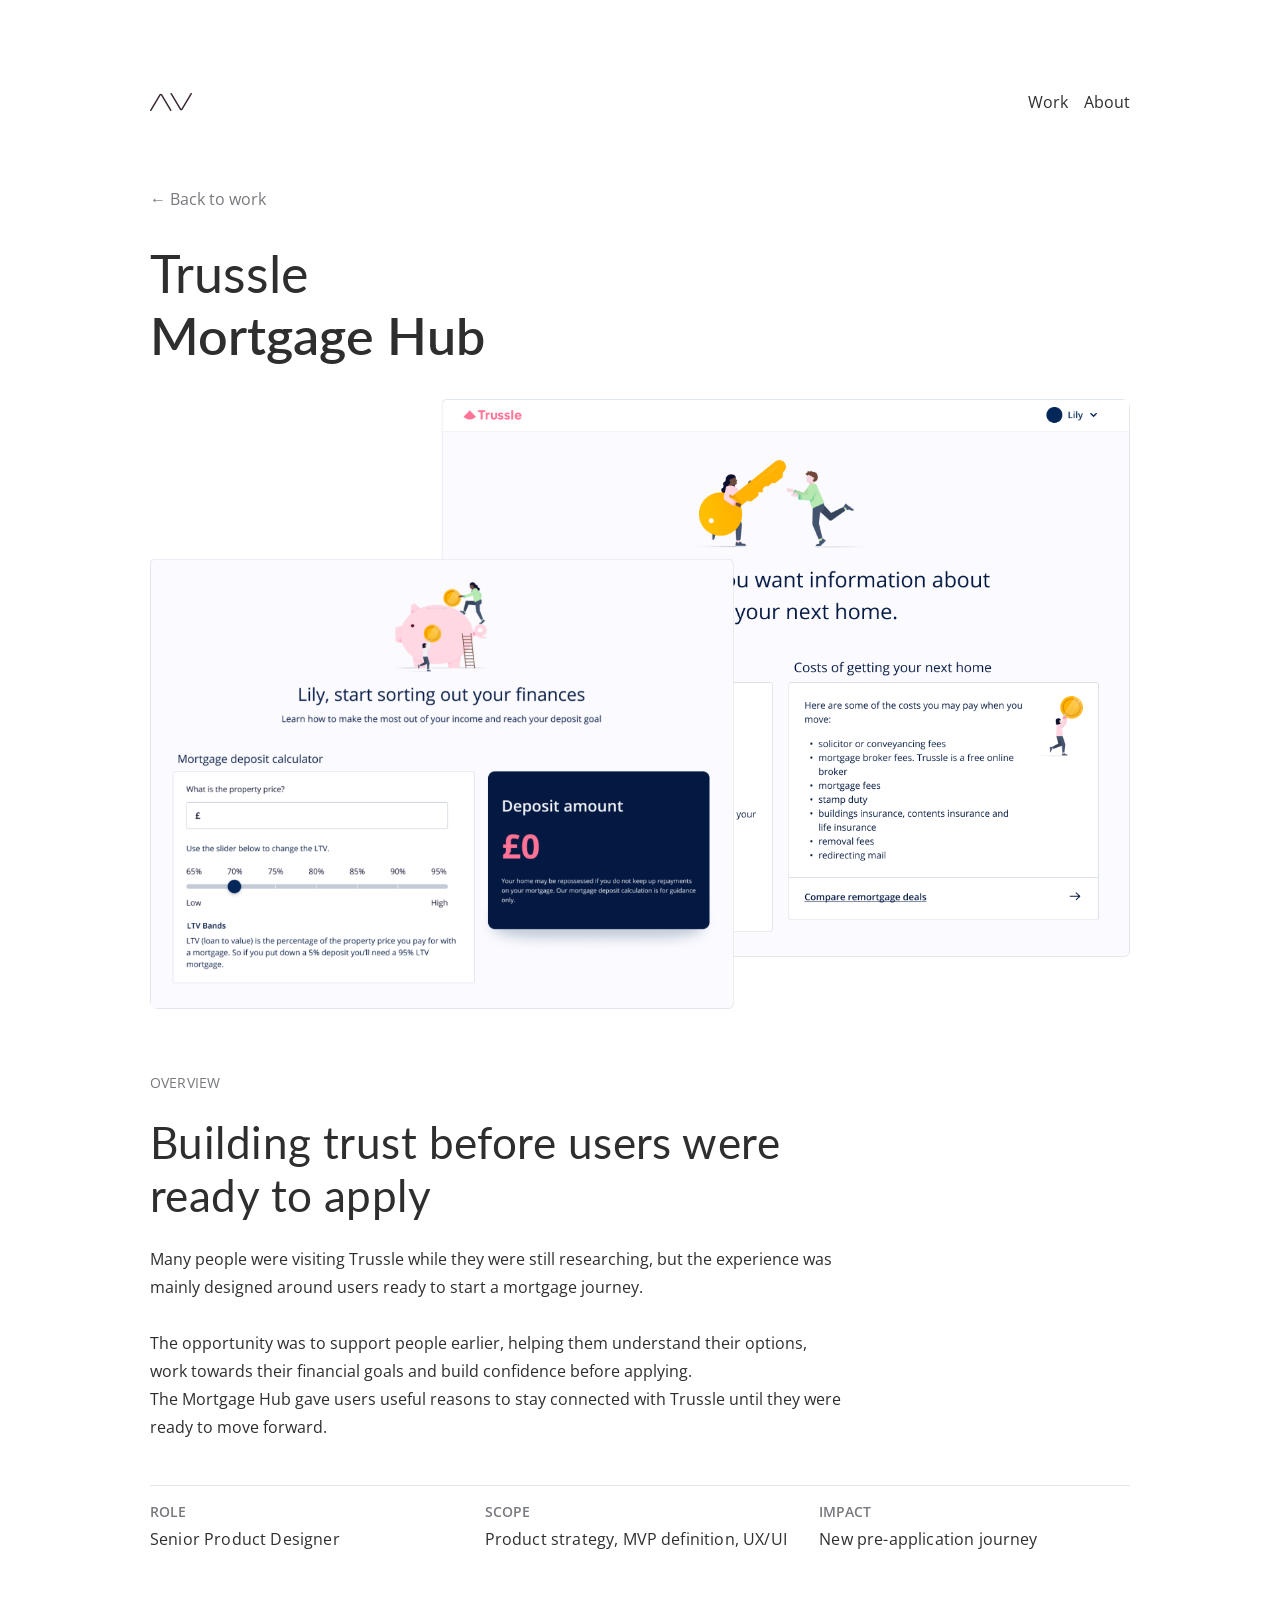
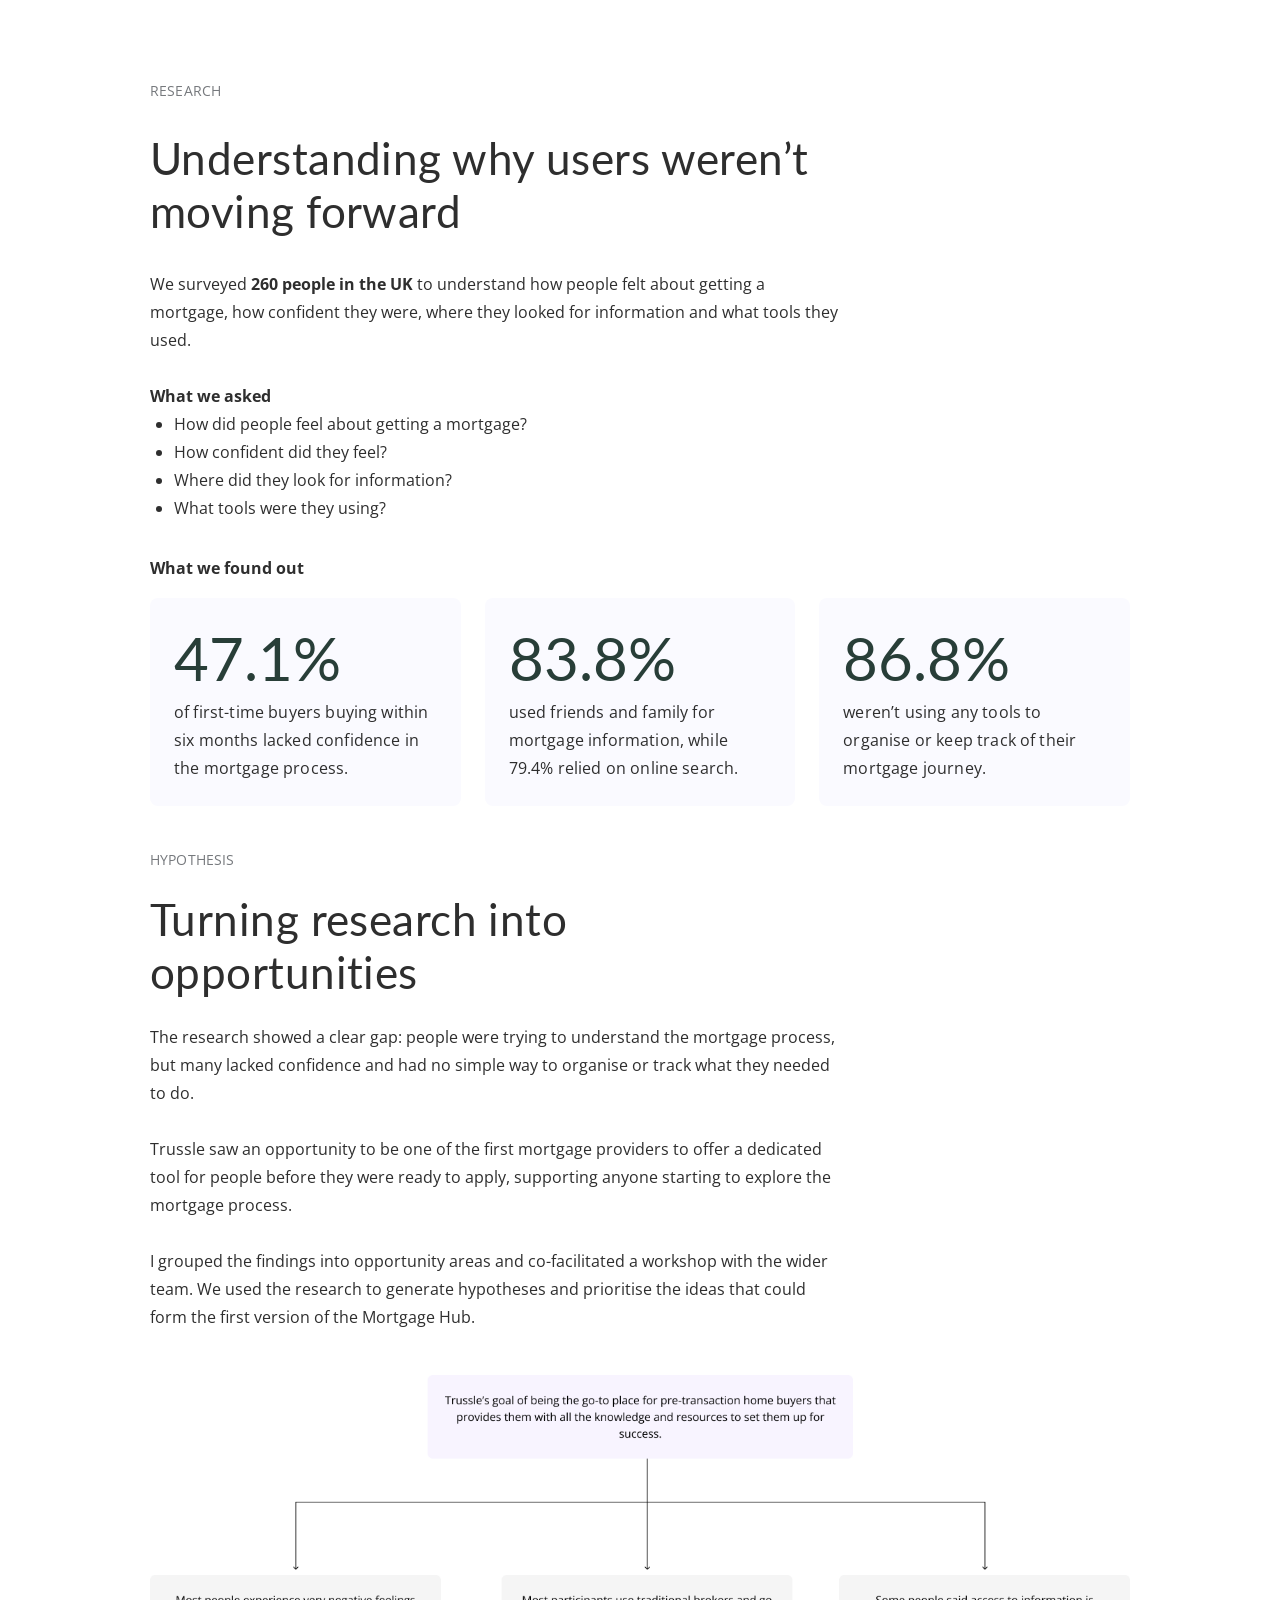
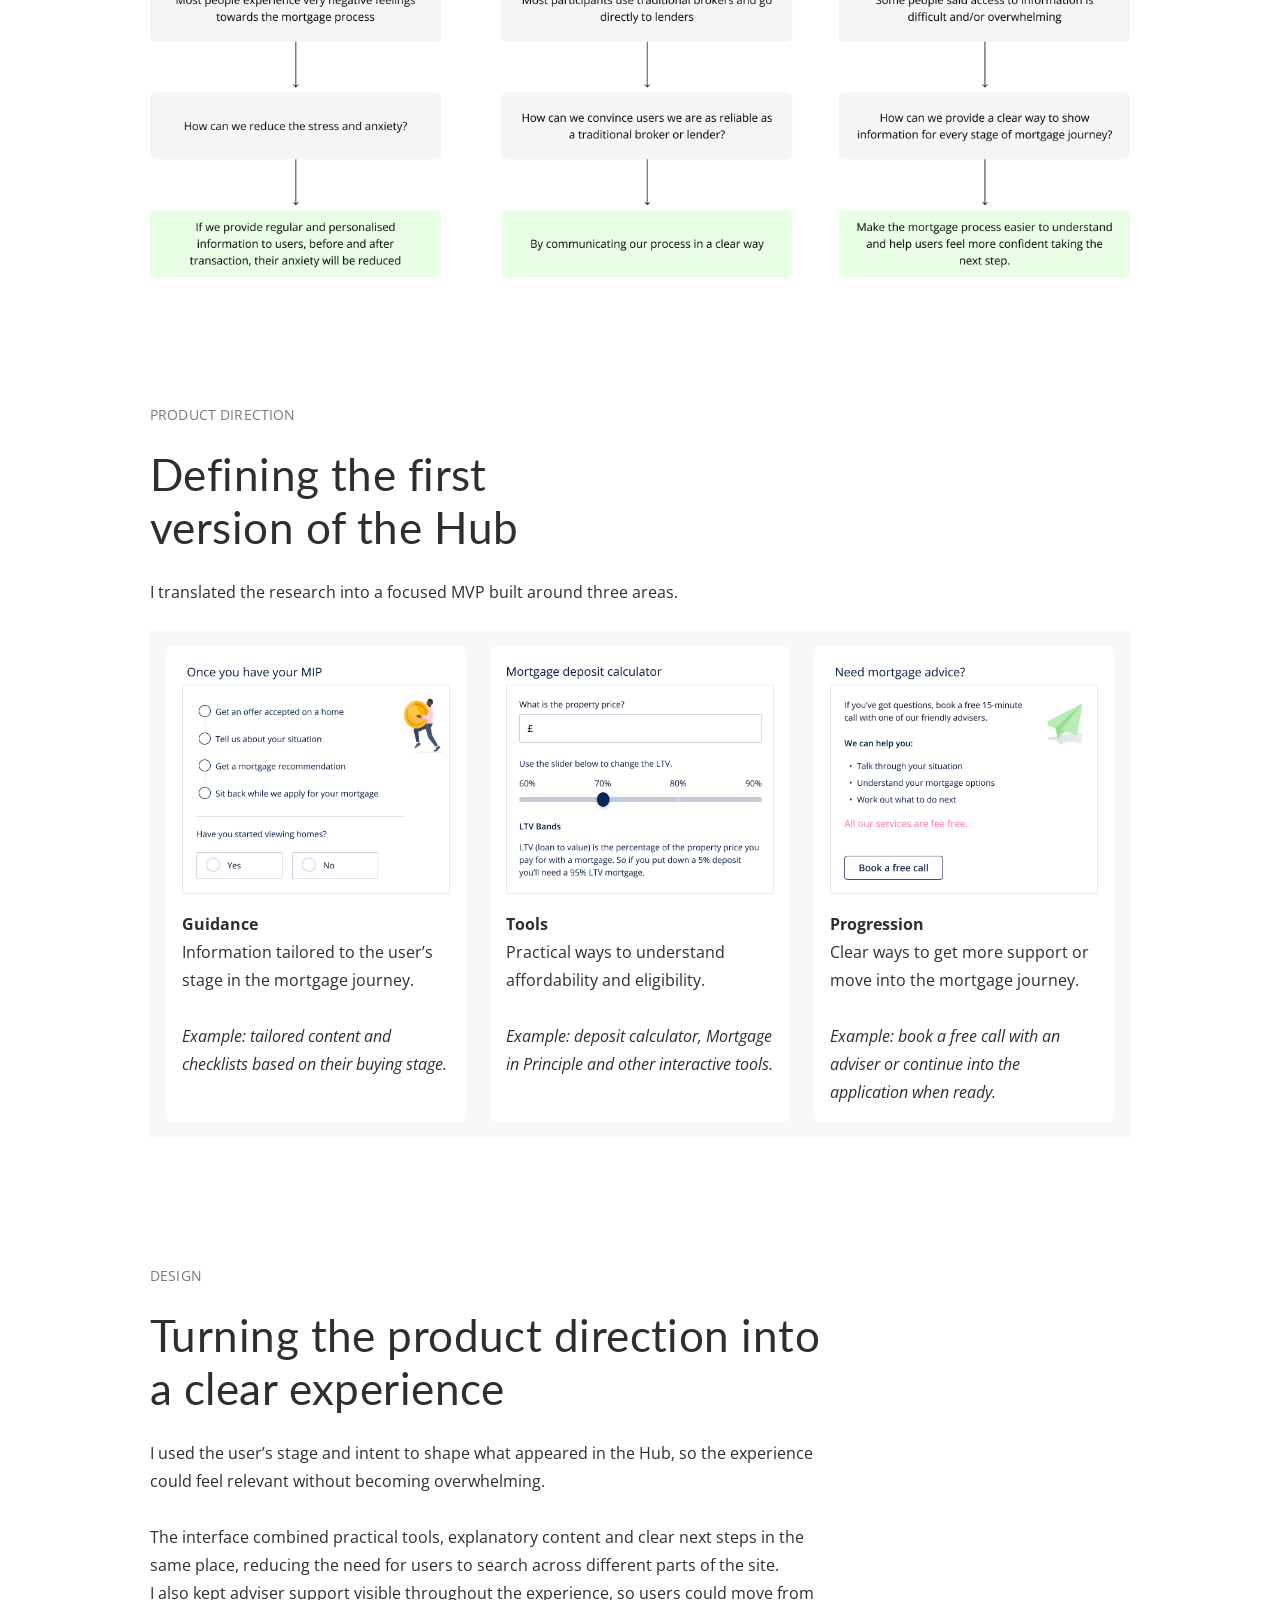
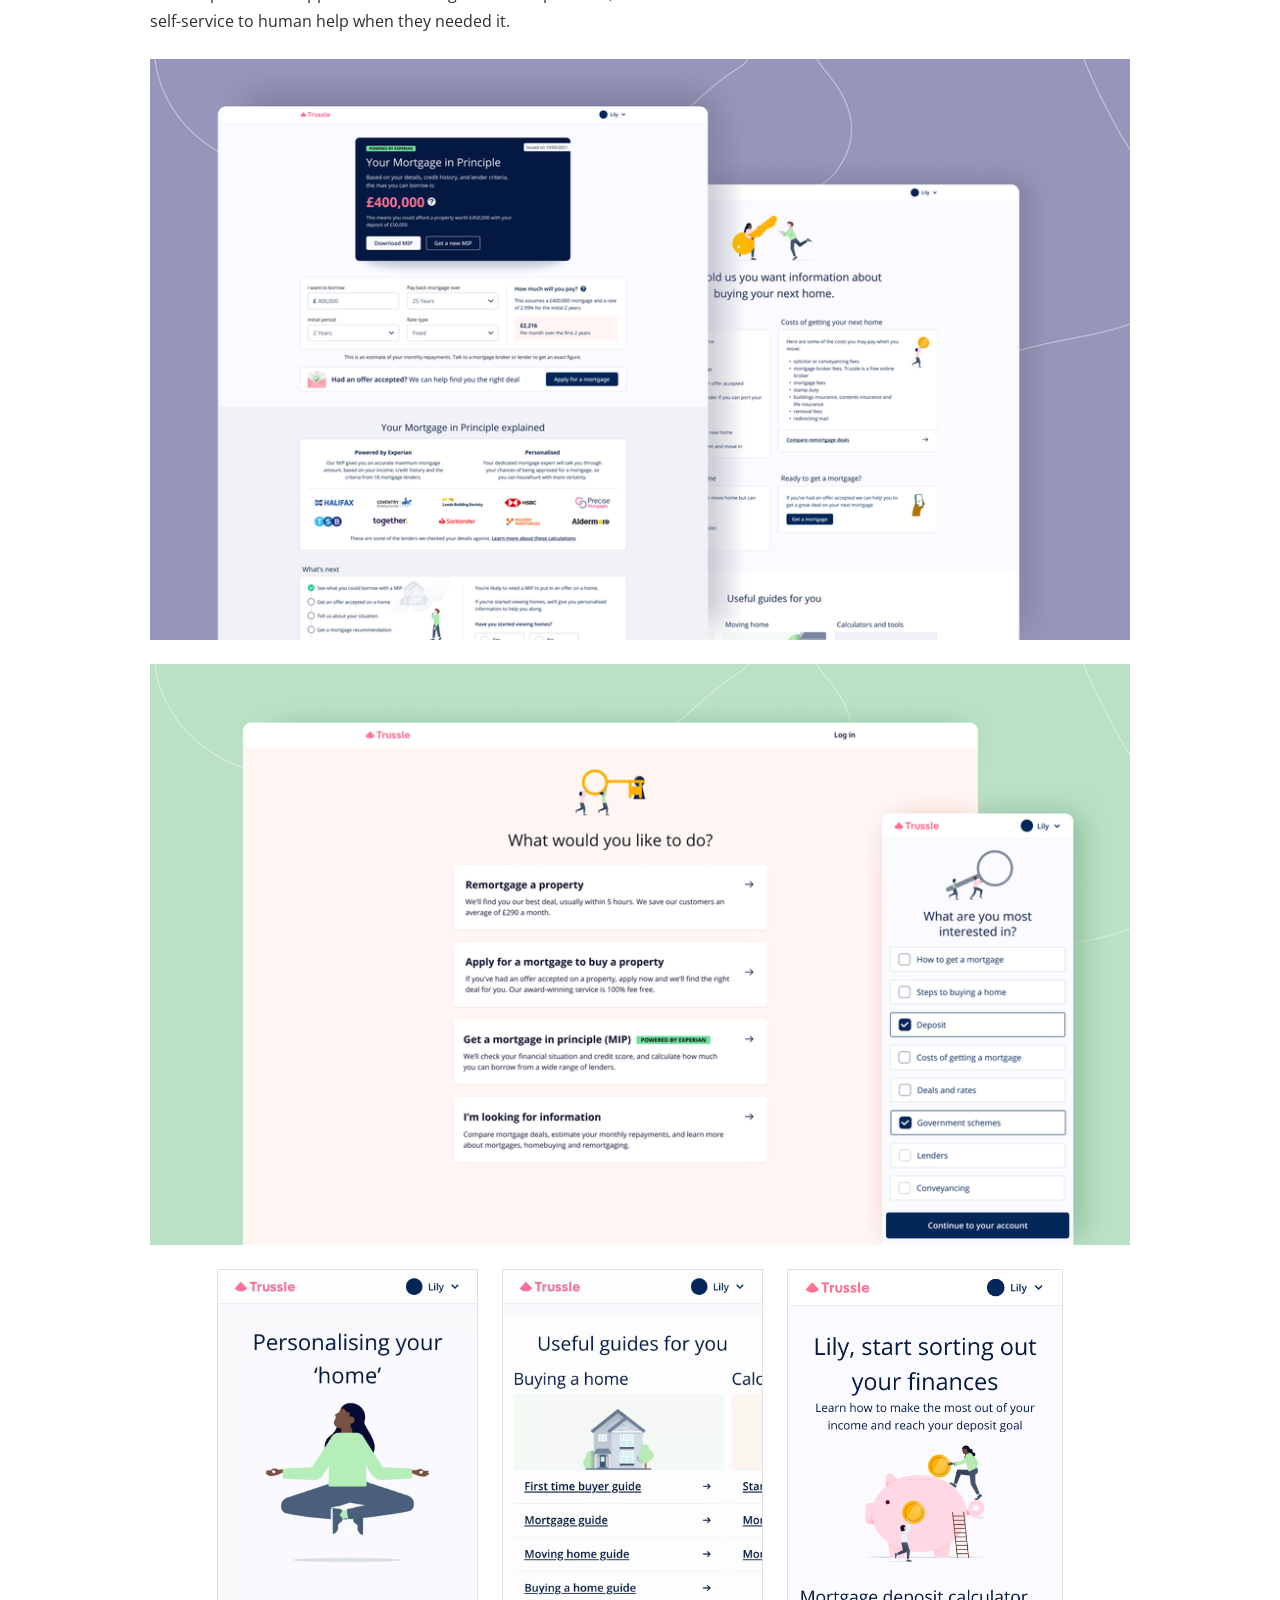
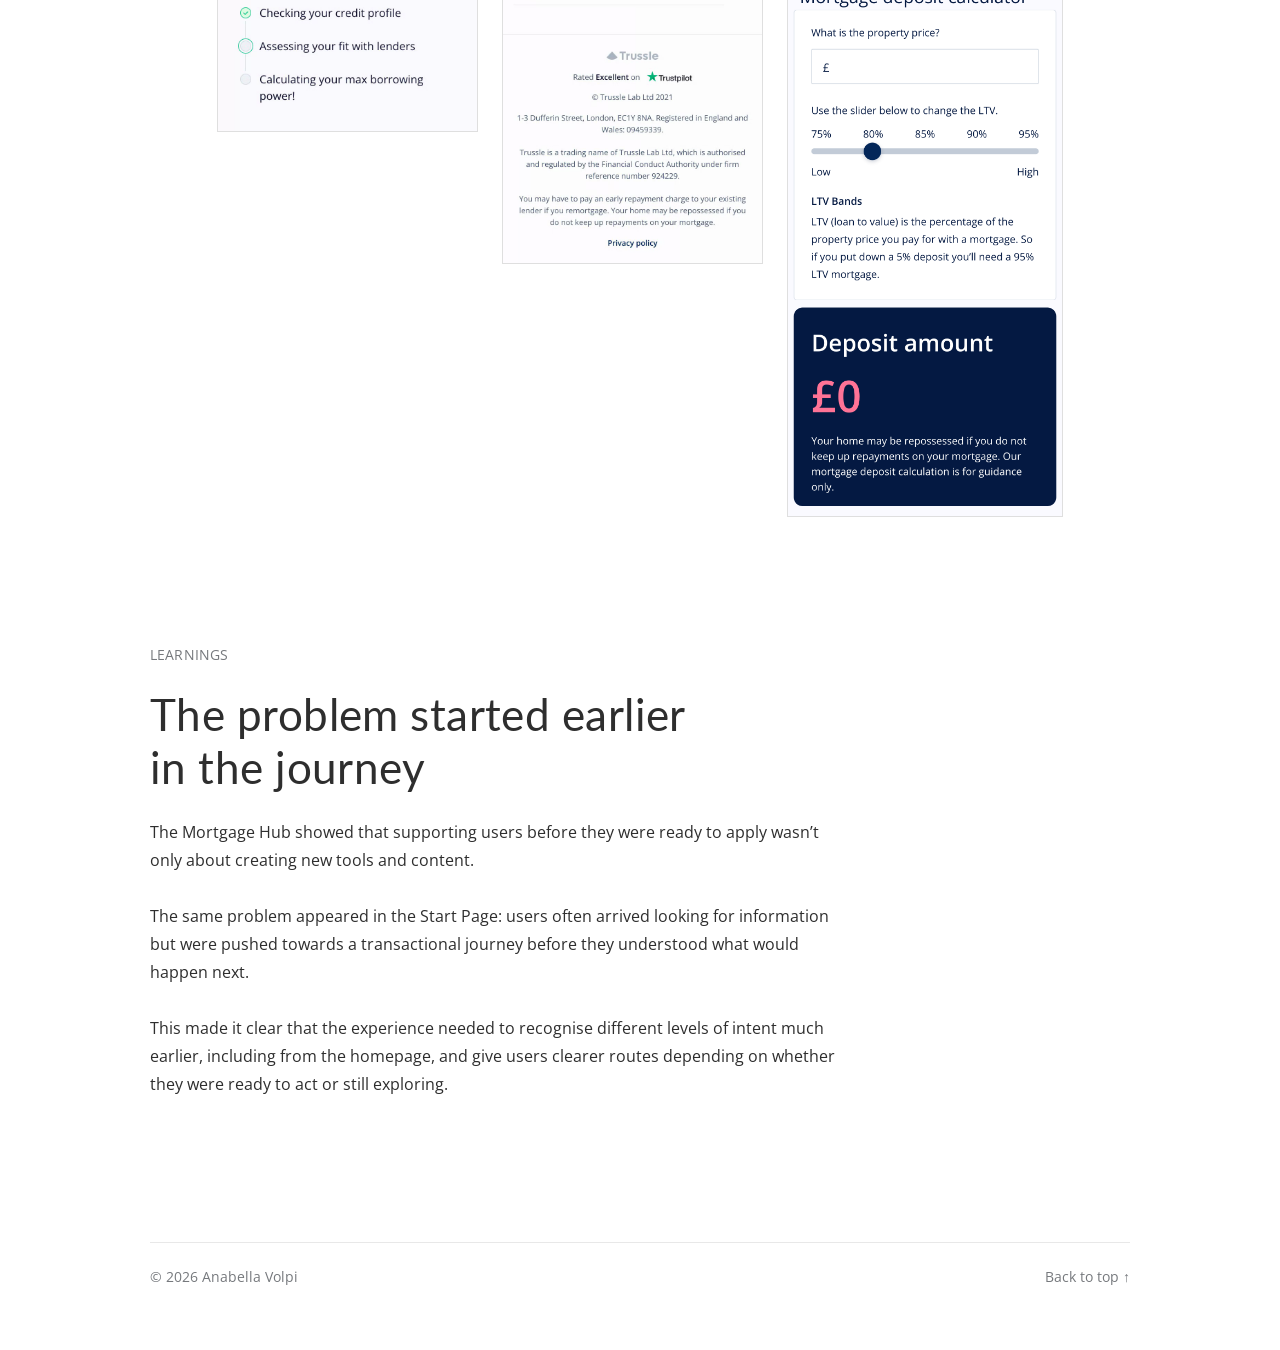
<file: trussle-mortgage-hub.html>
<!doctype html>
<html lang="en">
  <head>
    <meta charset="utf-8">
    <meta name="viewport" content="width=device-width, initial-scale=1">
    <meta name="description" content="Trussle Mortgage Hub: supporting people before they were ready to apply for a mortgage. A case study by Anabella Volpi.">
    <title>Trussle Mortgage Hub · Anabella Volpi</title>
    <link rel="preconnect" href="https://fonts.googleapis.com">
    <link rel="preconnect" href="https://fonts.gstatic.com" crossorigin>
    <link href="https://fonts.googleapis.com/css2?family=Open+Sans:ital,wght@0,400;0,600;0,700;1,400&amp;display=swap" rel="stylesheet">
    <link rel="stylesheet" href="styles.css?v=shared-editorial">
    <link rel="stylesheet" href="orgvue-case-study.css?v=white-transparent-nav-20261123">
    <link rel="stylesheet" href="trussle-mortgage-hub.css">
    <script src="orgvue-case-study.js?v=overview-midpoint-nav-20261123" defer></script>
  </head>
  <body id="top">
    <a class="skip-link" href="#main">Skip to content</a>
    <header class="site-header wrap">
      <a class="wordmark" href="index.html" aria-label="Anabella Volpi, home"><img src="assets/orgvue/orgvue-logo.svg" alt="Anabella Volpi AV logo"></a>
      <nav aria-label="Main navigation"><a href="index.html#work">Work</a><a href="about.html">About</a></nav>
    </header>

    <main id="main" class="case-study mh-case wrap">
      <header class="case-intro">
        <a class="back-link" href="index.html#work">← Back to work</a>
        <h1>Trussle <span class="mh-project-title">Mortgage Hub</span></h1>
      </header>
      <figure class="case-cover mh-cover">
        <img src="assets/mortgage-hub-case-study/hero-hub-overview-v2.png" width="2956" height="1840" alt="Trussle Mortgage Hub screens showing a mortgage deposit calculator, personalised financial guidance and moving-home costs.">
      </figure>

      <section class="case-section overview-section" aria-labelledby="overview">
        <div class="editorial-copy">
          <p class="process-eyebrow">Overview</p>
          <h2 id="overview" tabindex="-1">Building trust before users were ready to apply</h2>
          <div class="body-copy">
            <p>Many people were visiting Trussle while they were still researching, but the experience was mainly designed around users ready to start a mortgage journey.</p>
            <p>The opportunity was to support people earlier, helping them understand their options, work towards their financial goals and build confidence before applying.</p>
            <p class="mh-continuation">The Mortgage Hub gave users useful reasons to stay connected with Trussle until they were ready to move forward.</p>
          </div>
        </div>
        <dl class="case-meta">
          <div><dt>Role</dt><dd>Senior Product Designer</dd></div>
          <div><dt>Scope</dt><dd>Product strategy, MVP definition, UX/UI</dd></div>
          <div><dt>Impact</dt><dd>New pre-application journey</dd></div>
        </dl>
      </section>

      <nav class="case-nav wrap" aria-label="Case study sections" aria-hidden="true" inert>
        <div class="case-nav-inner">
          <a href="#overview">Overview</a>
          <a href="#research">Research</a>
          <a href="#hypothesis">Hypothesis</a>
          <a href="#product-direction">Product direction</a>
          <a href="#design">Design</a>
          <a href="#learnings">Learnings</a>
        </div>
      </nav>

      <div class="case-section mh-research-group">
        <section class="mh-research" aria-labelledby="research">
          <div class="editorial-copy">
            <p class="process-eyebrow">Research</p>
            <h2 id="research" tabindex="-1">Understanding why users weren’t moving forward</h2>
            <div class="body-copy">
              <p>We surveyed <strong>260 people in the UK</strong> to understand how people felt about getting a mortgage, how confident they were, where they looked for information and what tools they used.</p>
              <div class="mh-questions">
                <h3>What we asked</h3>
                <ul>
                  <li>How did people feel about getting a mortgage?</li>
                  <li>How confident did they feel?</li>
                  <li>Where did they look for information?</li>
                  <li>What tools were they using?</li>
                </ul>
              </div>
            </div>
            <div class="mh-findings">
              <h3>What we found out</h3>
              <div class="mh-statistic">
                <p class="mh-statistic-value">47.1%</p>
                <p class="mh-statistic-description">of first-time buyers buying within six months lacked confidence in the mortgage process.</p>
              </div>
              <div class="mh-statistic">
                <p class="mh-statistic-value">83.8%</p>
                <p class="mh-statistic-description">used friends and family for mortgage information, while 79.4% relied on online search.</p>
              </div>
              <div class="mh-statistic">
                <p class="mh-statistic-value">86.8%</p>
                <p class="mh-statistic-description">weren’t using any tools to organise or keep track of their mortgage journey.</p>
              </div>
            </div>
          </div>
        </section>

        <section class="mh-hypothesis" aria-labelledby="hypothesis">
          <div class="editorial-copy">
            <p class="process-eyebrow">Hypothesis</p>
            <h2 id="hypothesis" tabindex="-1">Turning research into opportunities</h2>
            <div class="body-copy">
              <p>The research showed a clear gap: people were trying to understand the mortgage process, but many lacked confidence and had no simple way to organise or track what they needed to do.</p>
              <p>Trussle saw an opportunity to be one of the first mortgage providers to offer a dedicated tool for people before they were ready to apply, supporting anyone starting to explore the mortgage process.</p>
              <p>I grouped the findings into opportunity areas and co-facilitated a workshop with the wider team. We used the research to generate hypotheses and prioritise the ideas that could form the first version of the Mortgage Hub.</p>
            </div>
          </div>
          <figure class="research-visual">
            <img src="assets/mortgage-hub-case-study/hypothesis-workshop.png" width="2810" height="1442" alt="Workshop map connecting research findings to opportunity areas, hypotheses and prioritised ideas.">
          </figure>
        </section>
      </div>

      <section class="case-section mh-direction" aria-labelledby="product-direction">
        <div class="editorial-copy">
          <p class="process-eyebrow">Product direction</p>
          <h2 id="product-direction" tabindex="-1">Defining the first <span class="heading-continuation">version of the Hub</span></h2>
          <div class="body-copy"><p>I translated the research into a focused MVP built around three areas.</p></div>
        </div>
        <div class="mh-direction-grid">
          <article class="mh-direction-item">
            <figure><img src="assets/mortgage-hub-case-study/direction-guidance.png" width="896" height="776" alt="Mortgage Hub guidance, showing buying costs, journey steps and adviser support."></figure>
            <div><h3>Guidance</h3><p>Information tailored to the user’s stage in the mortgage journey.</p><p class="mh-example"><em>Example: tailored content and checklists based on their buying stage.</em></p></div>
          </article>
          <article class="mh-direction-item">
            <figure><img src="assets/mortgage-hub-case-study/direction-tools.png" width="896" height="776" alt="Mortgage deposit calculator with an LTV slider and deposit amount."></figure>
            <div><h3>Tools</h3><p>Practical ways to understand affordability and eligibility.</p><p class="mh-example"><em>Example: deposit calculator, Mortgage in Principle and other interactive tools.</em></p></div>
          </article>
          <article class="mh-direction-item">
            <figure><img src="assets/mortgage-hub-case-study/direction-progression.png" width="896" height="776" alt="Mortgage Hub next steps and a route to apply for a mortgage after an offer is accepted."></figure>
            <div><h3>Progression</h3><p>Clear ways to get more support or move into the mortgage journey.</p><p class="mh-example"><em>Example: book a free call with an adviser or continue into the application when ready.</em></p></div>
          </article>
        </div>
      </section>

      <section class="case-section mh-design" aria-labelledby="design">
        <div class="editorial-copy">
          <p class="process-eyebrow">Design</p>
          <h2 id="design" tabindex="-1">Turning the product direction into a clear experience</h2>
          <div class="body-copy">
            <p>I used the user’s stage and intent to shape what appeared in the Hub, so the experience could feel relevant without becoming overwhelming.</p>
            <p>The interface combined practical tools, explanatory content and clear next steps in the same place, reducing the need for users to search across different parts of the site.</p>
            <p class="mh-continuation">I also kept adviser support visible throughout the experience, so users could move from self-service to human help when they needed it.</p>
          </div>
        </div>
        <div class="mh-design-visuals">
          <figure><img src="assets/mortgage-hub-case-study/design-mip.png" width="1000" height="593" alt="Desktop and mobile Mortgage Hub screens showing a Mortgage in Principle result, next steps, tools and tailored guides."></figure>
          <figure><img src="assets/mortgage-hub-case-study/design-routing.png" width="1000" height="593" alt="Desktop routing page and mobile buying-stage choices, helping users find the relevant mortgage journey, tools or information."></figure>
          <div class="mh-mobile-demos">
            <figure>
              <video class="mh-mobile-video" width="750" height="1334" autoplay muted loop playsinline preload="metadata" poster="assets/videos/mortgage-hub-loading-mobile-poster.png?v=float-24" aria-label="Mortgage Hub personalisation loading sequence on mobile">
                <source src="assets/videos/mortgage-hub-loading-mobile.mp4?v=float-24" type="video/mp4">
                <img src="assets/videos/mortgage-hub-loading-mobile-poster.png?v=float-24" width="750" height="1334" alt="Personalising your home: credit profile, lender fit and borrowing power checks.">
              </video>
            </figure>
            <figure>
              <video class="mh-mobile-video" width="750" height="1716" autoplay muted loop playsinline preload="metadata" poster="assets/videos/mortgage-hub-guides-mobile-poster.png" aria-label="Mortgage Hub mobile guides, browsing buying a home, calculators and affordability">
                <source src="assets/videos/mortgage-hub-guides-mobile.mp4" type="video/mp4">
                <img src="assets/videos/mortgage-hub-guides-mobile-poster.png" width="750" height="1716" alt="Useful guides for you, with buying guides, calculators and affordability information.">
              </video>
            </figure>
            <figure>
              <video class="mh-mobile-video" width="1000" height="3088" autoplay muted loop playsinline preload="metadata" poster="assets/videos/mortgage-hub-deposit-calculator-mobile-hq-poster.png" aria-label="Mortgage deposit calculator: entering a property price and adjusting the loan-to-value ratio updates the deposit amount">
                <source media="(min-width: 927px)" src="assets/videos/mortgage-hub-deposit-calculator-desktop-smooth.mp4" type="video/mp4">
                <source src="assets/videos/mortgage-hub-deposit-calculator-mobile-hq.mp4" type="video/mp4">
                <img src="assets/videos/mortgage-hub-deposit-calculator-mobile-hq-poster.png" width="1000" height="3088" alt="Mortgage Hub deposit calculator with property price, loan-to-value slider and deposit amount.">
              </video>
            </figure>
          </div>
        </div>
      </section>

      <section class="case-section" aria-labelledby="learnings">
        <div class="editorial-copy">
          <p class="process-eyebrow">Learnings</p>
          <h2 id="learnings" tabindex="-1">The problem started earlier <span class="heading-continuation">in the journey</span></h2>
          <div class="body-copy">
            <p>The Mortgage Hub showed that supporting users before they were ready to apply wasn’t only about creating new tools and content.</p>
            <p>The same problem appeared in the Start Page: users often arrived looking for information but were pushed towards a transactional journey before they understood what would happen next.</p>
            <p>This made it clear that the experience needed to recognise different levels of intent much earlier, including from the homepage, and give users clearer routes depending on whether they were ready to act or still exploring.</p>
          </div>
        </div>
      </section>

    </main>

    <footer class="site-footer wrap">
      <span>© 2026 Anabella Volpi</span>
      <a href="#top">Back to top ↑</a>
    </footer>
  </body>
</html>
</file>
<file: styles.css>
/* Shared portfolio foundations, also used by the Orgvue case study. */
@font-face { font-family: Lato; src: url('assets/fonts/Lato-Regular.ttf') format('truetype'); font-weight: 400; font-style: normal; font-display: swap; }
@font-face { font-family: Lato; src: url('assets/fonts/Lato-Semibold.ttf') format('truetype'); font-weight: 600; font-style: normal; font-display: swap; }
@font-face { font-family: Lato; src: url('assets/fonts/Lato-BoldItalic.ttf') format('truetype'); font-weight: 700; font-style: italic; font-display: swap; }
:root {
  --paper: #fff;
  --ink: #2e2e2e;
  --muted: #76797d;
  --line: #e8e8e8;
  --surface: #f5f5f5;
  --accent: #f8c8ad;
  --link: var(--ink);
  --link-hover: var(--ink);
  --font-heading: Lato, Arial, sans-serif;
  --font-body: 'Open Sans', Arial, sans-serif;
  --content-width: 980px;
  --reading-width: 692px;
  --hero-size: 52px;
  --hero-leading: 1.2;
}
* { box-sizing: border-box; }
html { scroll-behavior: smooth; scroll-padding-top: 28px; }
body { margin: 0; background: var(--paper); color: var(--ink); font-family: var(--font-body); -webkit-font-smoothing: antialiased; }
h1, h2, h3, h4, h5, h6 { font-family: var(--font-heading); }
a { color: var(--link); text-decoration: none; }
a:focus-visible { outline: 3px solid var(--ink); outline-offset: 6px; }
a:hover { color: var(--link-hover); text-decoration: underline; text-underline-offset: 5px; }
.wrap { width: min(var(--content-width), calc(100% - 80px)); margin-inline: auto; }
.skip-link { position: absolute; left: 20px; top: -70px; padding: 12px; background: var(--paper); z-index: 20; }
.skip-link:focus { top: 12px; }
.site-header { position: relative; isolation: isolate; display: flex; align-items: center; justify-content: space-between; gap: 24px; height: 44px; padding: 0; margin-top: 80px; }
.wordmark { display: flex; align-items: center; flex-shrink: 0; width: 44px; height: 44px; }
.wordmark img { display: block; width: 42px; height: auto; }
nav { display: flex; align-items: center; }
.site-header nav { gap: 16px; font-size: 16px; line-height: 22px; }
.site-header nav a { padding: 0; }

/* Homepage: the same editorial scale and reading widths as the case study. */
.intro { padding: 64px 0; }
.intro .eyebrow { margin: 0 0 24px; color: var(--muted); font-size: 14px; font-weight: 400; line-height: 19px; letter-spacing: .14px; }
.intro h1 { max-width: 800px; margin: 0; font-size: var(--hero-size); font-weight: 400; line-height: var(--hero-leading); }
.intro h1 strong { font-weight: 700; }
.intro h1 em { font-style: italic; }
.hero-experience { max-width: var(--reading-width); margin: 28px 0 0; font-size: 16px; font-weight: 400; line-height: 28px; letter-spacing: .16px; color: var(--ink); }
.work { padding-bottom: 64px; }
.project-grid { display: grid; grid-template-columns: repeat(2, minmax(0, 1fr)); gap: 44px; }
.project { min-width: 0; }
.project-link { display: block; color: inherit; }
.project-link:hover { color: inherit; text-decoration: none; }
.project-image { position: relative; display: flex; align-items: center; justify-content: center; aspect-ratio: 584 / 410; border: 1px solid var(--line); border-radius: 4px; overflow: hidden; background: var(--surface); color: var(--muted); }
.project-image img { position: absolute; inset: 0; display: block; width: 100%; height: 100%; object-fit: cover; }
/* Orgvue component artwork, Figma 408:8996. */
.orgvue-thumbnail { position: relative; flex: none; width: 100%; aspect-ratio: 584 / 410; overflow: hidden; background: #fefbfe; }
.orgvue-thumbnail img { inset: auto; width: calc(220 / 584 * 100%); height: calc(182 / 410 * 100%); }
.orgvue-thumbnail .orgvue-thumbnail-cascader { left: calc(13 / 584 * 100%); top: calc(11 / 410 * 100%); }
.orgvue-thumbnail .orgvue-thumbnail-input { left: calc(257 / 584 * 100%); top: calc(11 / 410 * 100%); }
.orgvue-thumbnail .orgvue-thumbnail-switch { left: calc(12 / 584 * 100%); top: calc(217 / 410 * 100%); }
.orgvue-thumbnail .orgvue-thumbnail-time { left: calc(257 / 584 * 100%); top: calc(217 / 410 * 100%); }
.orgvue-thumbnail .orgvue-thumbnail-slider { left: calc(501 / 584 * 100%); top: calc(11 / 410 * 100%); }
.orgvue-thumbnail .orgvue-thumbnail-transfer { left: calc(501 / 584 * 100%); top: calc(217 / 410 * 100%); }
/* Mortgage Hub artwork, Figma 403:7605, scaled as one 584 × 410 canvas. */
.mh-thumbnail { position: relative; flex: none; width: 100%; aspect-ratio: 584 / 410; overflow: hidden; background: #fafaff; }
.mh-thumbnail img { inset: auto; }
.mh-thumbnail .mh-thumbnail-sky { left: calc(-58 / 584 * 100%); top: calc(-44 / 410 * 100%); width: calc(663 / 584 * 100%); height: calc(530 / 410 * 100%); }
.mh-thumbnail .mh-thumbnail-clouds { left: 0; top: calc(90 / 410 * 100%); width: calc(589 / 584 * 100%); height: calc(471 / 410 * 100%); }
.mh-thumbnail .mh-thumbnail-piggybank { left: calc(210 / 584 * 100%); top: calc(217 / 410 * 100%); width: calc(164 / 584 * 100%); height: calc(160 / 410 * 100%); }
.mh-thumbnail-hand { position: absolute; left: calc(255 / 584 * 100%); top: 0; width: calc(37.333 / 584 * 100%); height: calc(71.89 / 410 * 100%); display: flex; align-items: center; justify-content: center; }
.mh-thumbnail .mh-thumbnail-hand img { position: static; flex: none; width: calc(71.89 / 37.333 * 100%); height: calc(37.333 / 71.89 * 100%); object-fit: contain; transform: rotate(90deg) scaleY(-1); }
/* Better Design System artwork, Figma 403:6547. */
.better-ds-thumbnail { position: relative; flex: none; width: 100%; aspect-ratio: 584 / 410; overflow: hidden; background: #fefef9; }
.better-ds-thumbnail .better-ds-thumbnail-platform { inset: auto; left: calc(-32 / 584 * 100%); top: calc(-23 / 410 * 100%); width: calc(683 / 584 * 100%); height: calc(436 / 410 * 100%); object-fit: cover; }
.image-number { position: absolute; top: 24px; left: 24px; font-size: 14px; line-height: 1.4; }
.placeholder-label { padding: 24px; font-size: 14px; line-height: 1.4; text-align: center; }
.placeholder-icon { display: none; }
.project-overlay { position: absolute; inset: 0; display: grid; place-items: center; padding: 24px; background: rgb(255 255 255 / 90%); color: var(--ink); opacity: 0; transition: opacity 180ms ease-in-out; }
.project-overlay h3 { margin: 0; font-size: 24px; font-weight: 400; line-height: 1.25; text-align: center; }
.project-image:hover .project-overlay, .project-link:focus-visible .project-overlay { opacity: 1; }
.site-footer { display: flex; align-items: baseline; justify-content: space-between; gap: 24px; padding: 24px 0 64px; border-top: 1px solid var(--line); color: var(--muted); font-size: 14px; line-height: 1.4; }
.site-footer a { color: inherit; }

@media (max-width: 760px) {
  :root { --hero-size: 38px; --hero-leading: 1.16; }
  .wrap { width: calc(100% - 40px); }
  .site-header { margin-top: 28px; }
  .intro { padding: 40px 0 44px; }
  .project-grid { grid-template-columns: minmax(0, 1fr); }
  .project-overlay h3 { font-size: 22px; }
  .work { padding-bottom: 44px; }
  .site-footer { padding-bottom: 40px; gap: 16px; }
}
@media (hover: none) {
  .project-overlay { inset: auto 0 0; padding: 16px; opacity: 1; }
}
@media (prefers-reduced-motion: reduce) {
  html { scroll-behavior: auto; }
  *, *::before, *::after { transition: none !important; }
}
</file>
<file: about.css>
/* About reuses the portfolio's fonts, palette, gutters, header and footer. */
.about-page { padding: 64px 0 80px; }
.about-page :where(h1, h2, p) { margin: 0; }
.about-intro { max-width: 800px; padding-bottom: 32px; }
.about-eyebrow { margin-bottom: 24px; color: var(--muted); font-size: 14px; font-weight: 400; line-height: 19px; letter-spacing: .14px; text-transform: uppercase; }
.about-intro h1 { font-size: var(--hero-size); font-weight: 400; line-height: var(--hero-leading); }
.about-lead { max-width: var(--reading-width); margin-top: 28px; font-size: 24px; line-height: 1.5; }
.about-section { padding-bottom: 48px; }
.about-section:not(:last-child) { padding-bottom: 20px; }
.about-copy { max-width: var(--reading-width); font-size: 16px; line-height: 28px; letter-spacing: .16px; }
.about-copy p + p { margin-top: 20px; }
.about-work-link { display: inline-block; margin-top: 28px; text-decoration: underline; text-underline-offset: 5px; }
.about-page + .site-footer { margin-top: 0; }
@media (max-width: 760px) {
  .about-page { padding: 40px 0 44px; }
  .about-lead { font-size: 21px; }
  .about-section { padding-bottom: 32px; }
}
</file>
<file: orgvue-case-study.css>
/* ODS - Orgvue, Figma 252:12105 at 1440px. Styles are local to this route. */
.case-study { --case-reading: var(--reading-width); padding-bottom: 80px; }
.case-study :where(h1, h2, h3, p, figure, blockquote, dl, dd) { margin: 0; }
.case-study :where(p, dd, blockquote) { font-size: 16px; font-weight: 400; line-height: 28px; letter-spacing: .16px; }
.case-study img { display: block; max-width: 100%; }
.case-study figure img { width: 100%; height: auto; }
.case-intro { padding: 64px 0 32px; }
.back-link { display: inline-block; margin-bottom: 32px; color: var(--muted); font-size: 16px; line-height: 22px; }
.case-intro h1 { max-width: 800px; font-size: var(--hero-size); font-weight: 400; line-height: var(--hero-leading); }
.case-cover { border-radius: 4px; overflow: hidden; }
.case-section { padding: 64px 0; }
.editorial-copy { max-width: var(--case-reading); }
.case-section h2 { font-size: 44px; font-weight: 400; line-height: 1.2; letter-spacing: .44px; margin: 24px 0; }
.heading-continuation { display: block; }
.case-section .process-eyebrow { color: var(--muted); font-size: 14px; font-weight: 400; line-height: 19px; letter-spacing: .14px; text-transform: uppercase; }
.body-copy p + p { margin-top: 28px; }
.case-meta { display: grid; grid-template-columns: repeat(3, minmax(0, 1fr)); gap: 24px; margin-top: 44px; border-top: 1px solid #e8e8e8; padding-top: 16px; }
.case-meta dt { margin-bottom: 4px; color: var(--muted); font-size: 14px; font-weight: 600; line-height: 19px; text-transform: uppercase; }
.priority-areas { display: grid; grid-template-columns: repeat(3, minmax(0, 1fr)); gap: 44px; margin-top: 44px; }
.priority-areas article { min-width: 0; }
.priority-icon { height: 44px; margin-bottom: 16px; }
.priority-icon img, .stage-icon img { max-width: none; }
.priority-areas h3 { font-size: 16px; font-weight: 600; line-height: 24px; margin-bottom: 4px; }
.priority-areas p, .ai-callout p { font-family: Lato, Arial, sans-serif; color: #283e38; letter-spacing: 0; }
.ai-callout { margin-top: 44px; padding: 16px 0; border-top: 1px solid #e8e8e8; }
.ai-callout h3 { font-size: 16px; font-weight: 600; line-height: 28px; margin-bottom: 8px; }
.ai-callout p { max-width: var(--case-reading); }
.research-visual { margin-top: 44px; border-radius: 4px; overflow: hidden; }
.audit-findings { display: grid; grid-template-columns: repeat(3, minmax(0, 1fr)); gap: 24px; margin: 24px 0; }
.audit-findings article { padding: 10px; }
.audit-findings h3, .stage-copy h3 { font-family: 'Open Sans', Arial, sans-serif; font-size: 16px; font-weight: 700; line-height: 28px; letter-spacing: .16px; }
.audit-visual { border-radius: 4px; overflow: hidden; background: #f1f1f1; }
.pattern-progression { display: grid; gap: 24px; margin-top: 24px; }
.pattern-stage { min-width: 0; padding: 24px; border-radius: 4px; background: #f5f5f5; }
.stage-copy { max-width: var(--case-reading); }
.stage-icon { margin-bottom: 8px; }
.feedback-quotes { display: flex; flex-direction: column; align-items: flex-start; gap: 8px; margin-top: 24px; }
.feedback-quotes blockquote { padding: 0 8px; background: #fff; font-style: italic; color: #000; }
.feedback-quotes blockquote:first-child { padding-block: 2px; }
.filter-visual { max-width: 880px; margin-top: 24px !important; }
.filter-demo-video { display: block; width: 100%; height: auto; border: 0; outline: 0; }
.documentation-visual { margin-top: 24px !important; }
/* Reveal the fixed bar halfway through Overview, without shifting page content. */
.overview-section { position: relative; }
.case-nav-trigger { position: absolute; top: 0; left: 0; width: 1px; height: 1px; pointer-events: none; visibility: hidden; }
.case-nav { position: fixed; top: var(--case-header-offset, 0px); inset-inline: 0; z-index: 10; display: block; pointer-events: none; }
.case-nav.is-stuck { pointer-events: auto; }
.case-nav-inner { display: flex; flex-wrap: nowrap; gap: 44px; overflow-x: auto; scrollbar-width: thin; padding: 16px 0; background: transparent; opacity: 0; visibility: hidden; transition: opacity 250ms ease-in-out, visibility 250ms; }
.case-nav::before { content: ''; position: absolute; top: 0; height: var(--case-nav-height, 56px); left: calc((980px - var(--case-viewport-width, 100vw)) / 2); width: var(--case-viewport-width, 100vw); background: rgba(255, 255, 255, 0.9); opacity: 0; transition: opacity 250ms ease-in-out; z-index: -1; pointer-events: none; }
.case-nav.is-stuck .case-nav-inner { opacity: 1; visibility: visible; }
.case-nav.is-stuck::before { opacity: 1; }
.case-nav a { flex: 0 0 auto; padding: 0; color: var(--ink); font-family: var(--font-body); font-size: 14px; font-weight: 400; line-height: 24px; white-space: nowrap; }
.case-nav a:hover { color: var(--ink); text-decoration: none; }
.case-nav a[aria-current='location'] { color: var(--ink); text-decoration: underline; text-decoration-thickness: 1px; text-underline-offset: 6px; }
.case-nav a:focus-visible, .case-study a:focus-visible { outline: 2px solid var(--ink); outline-offset: 4px; }
.case-section h2 { scroll-margin-top: calc(var(--case-header-offset, 0px) + var(--case-nav-height, 56px) + 50px); }
.case-section h2:focus { outline: none; }
@media (max-width: 1060px) {
  .case-nav::before { left: -40px; }
  .case-nav-inner { gap: 32px; }
}
@media (max-width: 760px) {
  .case-intro { padding-top: 40px; }
  .case-section { padding: 44px 0; }
  .case-section h2 { font-size: 32px; line-height: 1.2; letter-spacing: .32px; }
  .heading-continuation { display: inline; }
  .case-meta { grid-template-columns: 1fr; gap: 20px; margin-top: 32px; }
  .priority-areas, .audit-findings { grid-template-columns: 1fr; gap: 32px; }
  .priority-areas, .research-visual, .ai-callout { margin-top: 32px; }
  .priority-areas h3 { max-width: 32ch; }
  .audit-findings article { padding: 0; }
  .pattern-stage { padding: 20px; }
  .case-nav::before { left: -20px; }
  .case-nav-inner { gap: 32px; }
  .case-study { padding-bottom: 40px; }
}
@media (prefers-reduced-motion: reduce) { .case-nav-inner, .case-nav::before { transition: none; } }
</file>
<file: better-design-system.css>
/* Better.co.uk Design System, Figma 362:7066 at 1440px.
   Portfolio typography, gutters, sections, metadata and navigation are shared. */
.better-ds .body-copy .ds-continuation { margin-top: 0; }
/* A small font-metric adjustment retains the reference's single desktop line. */
.better-ds .overview-section h2 { letter-spacing: .3px; }
.better-ds .ds-hero { position: relative; aspect-ratio: 980 / 763; border-radius: 0; }
.better-ds .ds-hero img { position: absolute; top: 0; left: -19.1%; width: 199.22%; height: 308.26%; max-width: none; }
.ds-audit-visual { margin-top: 24px; }
.ds-audit-visual img { border-radius: 8px; }
.ds-audit-visual figcaption { margin-top: 12px; color: var(--muted); font-size: 12px; font-weight: 400; font-style: italic; line-height: 16px; letter-spacing: .12px; text-align: center; }

/* The frame's priority row is 948px wide inside the shared 980px container. */
.ds-priorities { display: grid; grid-template-columns: repeat(3, minmax(0, 1fr)); align-items: start; gap: 24px; width: min(948px, 100%); margin-top: 24px; }
.ds-priorities article { min-width: 0; padding: 16px; border: 1px solid #c8c8c8; border-radius: 8px; background: #fffdfa; }
.better-ds .ds-priorities h3 { margin: 0; font-family: var(--font-body); font-size: 16px; font-weight: 700; line-height: 28px; letter-spacing: .16px; }
.better-ds .ds-priorities .ds-example { margin-top: 28px; }

.ds-rollout-visuals { display: grid; gap: 24px; margin-top: 24px; }
.ds-rollout-row { display: grid; gap: 24px; align-items: start; }
.ds-rollout-row figure { position: relative; overflow: hidden; border-radius: 2px; }
.ds-rollout-row figure::after { content: ''; position: absolute; inset: 0; border: 1px solid #e4e4e4; border-radius: inherit; pointer-events: none; }
.ds-rollout-journeys { grid-template-columns: minmax(0, 390fr) minmax(0, 562fr); padding-inline: 2px; }
.ds-start-page { position: relative; aspect-ratio: 390 / 351; }
.better-ds .ds-start-page img { position: absolute; top: -.04%; left: -13.72%; width: 126.67%; height: 100.08%; max-width: none; }
.ds-buying-stage { aspect-ratio: 562 / 351; }
.better-ds .ds-buying-stage img { width: 100%; height: 100%; object-fit: cover; }
.ds-rollout-components { grid-template-columns: repeat(2, minmax(0, 1fr)); }
.ds-rollout-plan { padding: 44px; background: #f6f6f3; }

@media (max-width: 760px) {
  .ds-priorities, .ds-rollout-row { grid-template-columns: 1fr; }
  .ds-rollout-journeys { padding-inline: 0; }
  .ds-rollout-plan { padding: 24px; }
}
</file>
<file: better-homepage.css>
/* Better.co.uk case study, Figma 331:18622 (1440px).
   Typography, content gutters and navigation are inherited from the portfolio. */
.better-case { padding-bottom: 0; }
.better-case .case-intro { padding-bottom: 38px; }
.better-case .project-title-line { display: block; font-weight: 600; }
.better-case .body-copy p { letter-spacing: 0; }
.better-case .body-copy .joined-paragraph { margin-top: 0; }

/* Insights: equal columns, with the visual starting 56px below the eyebrow. */
.insights-layout { display: grid; grid-template-columns: repeat(2, minmax(0, 1fr)); gap: 32px; }
.better-case .get-started-visual { padding-top: 56px; }
.get-started-frame { aspect-ratio: 478 / 627; border: 1px solid var(--line); border-radius: 4px; overflow: hidden; }
.better-case .get-started-frame img { width: 100%; height: 100%; object-fit: cover; object-position: center; }
.better-case figcaption { color: var(--muted); font-family: var(--font-body); font-size: 14px; font-weight: 400; font-style: italic; line-height: 28px; text-align: center; }
.get-started-visual figcaption { margin-top: 4px; }
.better-case .progress-metrics { display: grid; grid-template-columns: repeat(3, minmax(0, 1fr)); gap: 64px; margin: 24px 0; padding: 24px 0; }
.progress-metrics > div { display: flex; flex-direction: column; gap: 4px; min-width: 0; }
.progress-metrics dt { order: 1; font-family: var(--font-heading); font-size: 16px; font-weight: 600; line-height: 24px; }
.better-case .progress-metrics dd { order: 0; font-family: var(--font-heading); font-size: 60px; font-weight: 400; line-height: 72px; letter-spacing: 0; color: #283e38; }
.calculator-callout { padding: 16px 0; border-top: 1px solid var(--line); }
.better-case .calculator-callout h3 { margin: 0 0 8px; font-size: 16px; font-weight: 600; line-height: 28px; }
.calculator-callout .body-copy { max-width: var(--reading-width); font-family: var(--font-heading); }

/* Original test screenshots stay equal in size and retain their own captions. */
.variation-comparison { display: grid; grid-template-columns: repeat(2, minmax(0, 1fr)); gap: 24px; margin-top: 24px; }
.variation-comparison figcaption { margin-top: 8px; font-size: 16px; letter-spacing: .16px; }

/* This is the approved redesign composition, separate from the hero artwork. */
.redesign-gallery { display: grid; gap: 32px; margin-top: 44px; padding: 44px 32px; background: #e6e8f9; }
.redesign-screens { display: grid; grid-template-columns: minmax(0, 637fr) minmax(0, 245fr); gap: 32px; padding-right: 2px; align-items: start; }
.redesign-desktop { aspect-ratio: 637 / 603; border-radius: 4px; overflow: hidden; }
.redesign-mobile { aspect-ratio: 245 / 603; overflow: hidden; }
.better-case .redesign-screens img { width: 100%; height: 100%; object-fit: cover; }
.better-case .redesign-section h2 { margin-bottom: 24px; }

@media (max-width: 760px) {
  .better-case .case-intro { padding-bottom: 32px; }
  .insights-layout { grid-template-columns: 1fr; gap: 32px; }
  .better-case .get-started-visual { padding-top: 0; }
  .better-case .progress-metrics { grid-template-columns: 1fr; gap: 24px; }
  .better-case .progress-metrics dd { font-size: 44px; line-height: 53px; }
  .variation-comparison { grid-template-columns: 1fr; gap: 28px; margin-top: 32px; }
  .redesign-gallery { margin-top: 32px; padding: 24px 16px; gap: 24px; }
  .redesign-screens { grid-template-columns: 1fr; gap: 24px; padding-right: 0; }
  .redesign-mobile { width: min(100%, 320px); justify-self: center; }
}
</file>
<file: mortgage-hub-demo.css>
/* Original Trussle Mortgage Hub tokens. Deliberately separate from portfolio styles. */
:root { --navy: #041942; --navy-action: #042759; --pink: #ff7396; --page: #fafaff; --line: #d8dfe9; --muted: #45556f; --sage: #f6faf6; --blush: #fff6f4; --white: #fff; --body-font: 'Open Sans', Arial, sans-serif; --button-font: 'Noto Sans', 'Open Sans', sans-serif; }
* { box-sizing: border-box; }
body { margin: 0; background: var(--page); color: var(--navy); font: 14px/1.5 var(--body-font); -webkit-font-smoothing: antialiased; }
button, input, select { font: inherit; color: inherit; }
button, a, input, select { -webkit-tap-highlight-color: transparent; }
button { cursor: pointer; }
button:disabled { cursor: default; background: #d8dfe9; border-color: #d8dfe9; color: #8992a1; }
button:focus-visible, a:focus-visible, input:focus-visible, select:focus-visible { outline: 3px solid var(--pink); outline-offset: 3px; }
[hidden] { display: none !important; }
h1, h2, h3, p, figure { margin: 0; }
h1 { font-size: 32px; font-weight: 400; line-height: 1.25; }
h2 { font-size: 28px; font-weight: 400; line-height: 35px; }
h3 { font-size: 20px; font-weight: 400; line-height: 30px; }
img { display: block; }
.hub-width { width: min(960px, calc(100% - 48px)); margin-inline: auto; }
.sr-only { position: absolute; width: 1px; height: 1px; overflow: hidden; clip-path: inset(50%); white-space: nowrap; }
.skip-link { position: absolute; top: -60px; left: 16px; z-index: 30; padding: 10px; background: var(--white); }
.skip-link:focus { top: 8px; }
.product-header { height: 48px; background: var(--white); box-shadow: 0 1px 0 rgb(216 223 233 / 50%); }
.header-inner { height: 100%; display: flex; align-items: center; justify-content: space-between; }
.product-logo { /* Preserve the exported SVG's original geometry. */ max-width: 100%; }
.account { position: relative; z-index: 5; }
#account-toggle { border: 0; padding: 0; height: 40px; display: flex; gap: 8px; align-items: center; background: transparent; font-size: 14px; font-weight: 600; }
#account-toggle > img { margin-left: 0; }
.avatar { display: block; width: 24px; height: 24px; background: var(--navy-action); border-radius: 50%; }
.account-panel { position: absolute; right: 0; top: 44px; min-width: 220px; padding: 8px; background: var(--white); border: 1px solid var(--line); border-radius: 5px; box-shadow: 0 7px 16px rgb(11 14 45 / 12%); }
.account-panel button { display: block; width: 100%; padding: 12px; border: 0; background: none; text-align: left; }
.account-panel button:hover { background: var(--page); }
.primary-button, .secondary-button { display: inline-flex; align-items: center; justify-content: center; min-height: 40px; padding: 10px 24px; border: 1px solid var(--navy-action); border-radius: 5px; background: var(--navy-action); color: var(--white); font: 500 16px/18px var(--button-font); text-decoration: none; transition: background-color 140ms ease; }
.primary-button:hover { background: var(--navy); }
.secondary-button { background: transparent; color: var(--navy); }
.secondary-button:hover { background: #f1f2f8; }
.text-link { border: 0; background: transparent; color: var(--navy); padding: 0; font-weight: 600; text-decoration: underline; text-underline-offset: 2px; text-align: left; }
.text-link:hover { color: #45556f; }
.dashboard { padding-top: 44px; padding-bottom: 64px; }
.mip-card { position: relative; width: min(632px, 100%); margin-inline: auto; min-height: 346px; padding: 32px; border-radius: 10px; background: var(--navy); color: var(--page); box-shadow: 0 20px 22px -14px rgb(4 39 89 / 42%); }
.mip-card h1 { font-size: 32px; line-height: 32px; }
.mip-card .mip-explanation { max-width: 431px; margin-top: 24px; font-size: 16px; line-height: 24px; }
.mip-value { margin-top: 16px; color: var(--pink); font-size: 40px; font-weight: 700; line-height: 40px; }
.mip-details { max-width: 431px; margin-top: 16px; font-size: 14px; line-height: 21px; }
.mip-actions { display: flex; gap: 16px; margin-top: 24px; }
.mip-actions .primary-button { color: var(--navy); background: var(--page); border-color: var(--page); }
.mip-actions .secondary-button { color: var(--page); border-color: var(--page); }
.mip-actions button:hover { background: #d8dfe9; color: var(--navy); }
.issued-date { position: absolute; top: 16px; right: 0; padding: 3px 8px; border-radius: 2px 0 0 2px; background: var(--white); color: var(--navy); font-size: 12px; line-height: 18px; transform: translateY(-1px); }
.next-section { margin-top: 44px; }
.section-title { margin-bottom: 8px; padding-inline: 8px; font-size: 20px; line-height: 25px; font-weight: 400; }
.next-card { display: grid; grid-template-columns: 1fr 1fr; padding: 23px; border: 1px solid var(--line); border-radius: 4px; background: var(--white); }
.journey-column { position: relative; padding-right: 32px; min-width: 0; }
.journey-art { position: absolute; top: -24px; right: 36px; width: 179px; height: 191px; overflow: hidden; pointer-events: none; }
.journey-art img { position: absolute; height: 100%; width: 106.86%; max-width: none; left: -.08%; opacity: .75; }
.journey-list { position: relative; z-index: 1; list-style: none; padding: 0; margin: 0; }
.journey-list li { position: relative; min-height: 41px; padding-left: 28px; display: flex; align-items: flex-start; }
.journey-list li:last-child { min-height: 21px; }
.journey-list li:not(:last-child)::after { content: ''; position: absolute; left: 10px; top: 20px; height: calc(100% - 20px); border-left: 1px solid var(--navy); }
.journey-list .step-icon { position: absolute; top: 0; left: 0; }
.journey-list button { background: transparent; border: 0; padding: 0; text-align: left; line-height: 20.5px; font-size: 14px; }
.journey-list button:hover { text-decoration: underline; }
.next-copy { border-left: 1px solid var(--line); padding-left: 35px; min-width: 0; }
.next-copy p + p { margin-top: 19px; }
.viewing-question { border: 0; padding: 0; margin: 24px 0 0; }
.viewing-question legend { font-weight: 600; margin-bottom: 16px; padding: 0; }
.radio-row { display: flex; gap: 16px; }
.radio-choice { min-height: 40px; width: 144px; display: flex; align-items: center; gap: 12px; padding: 7px 16px; border: 1px solid #c2cbd7; border-radius: 3px; background: var(--white); cursor: pointer; }
.radio-choice:has(input:checked) { border-color: var(--navy-action); background: var(--page); }
input[type=radio] { appearance: none; flex: 0 0 24px; width: 24px; height: 24px; border: 1px solid #c2cbd7; border-radius: 50%; margin: 0; background: var(--white); }
input[type=radio]:checked { border: 6px solid var(--navy-action); }
.viewing-response { margin-top: 16px; }
.viewing-response:empty { display: none; }
.resource-pair { display: grid; grid-template-columns: 1fr 1fr; align-items: start; gap: 24px; margin-top: 44px; }
.resource h2 { padding: 0 10px; font-size: 20px; line-height: 30px; margin-bottom: 10px; }
.resource-card { position: relative; padding: 24px; border: 1px solid var(--line); border-radius: 4px; background: var(--white); }
.resource-card p { max-width: none; }
.resource-card p + p { margin-top: 16px; }
.resource-card .illustrated-copy { padding-right: 80px; max-width: none; }
.cost-illustration { position: absolute; top: 17px; right: 24px; width: 65px; height: 97px; overflow: hidden; pointer-events: none; }
.cost-illustration img { position: absolute; height: 111.07%; width: 332.32%; max-width: none; left: -232.32%; }
.card-link { display: flex; align-items: center; justify-content: space-between; gap: 16px; border: 0; border-top: 1px solid var(--line); background: transparent; padding: 16px 24px; width: calc(100% + 48px); margin: 20px -24px -24px; text-align: left; font-size: 14px; font-weight: 600; text-decoration: underline; }
.card-link img { flex: 0 0 auto; }
.calculator-teaser { display: flex; gap: 24px; align-items: center; }
.calculator-teaser p { flex: 1; }
.calculator-teaser > img { width: 94px; height: 70px; object-fit: contain; }
.offer-banner { display: flex; justify-content: space-between; align-items: center; gap: 24px; margin-top: 32px; padding: 16px 24px; border: 1px solid var(--line); border-radius: 4px; background: var(--white); }
.offer-banner p { font-size: 20px; line-height: 30px; }
.offer-banner .primary-button { min-height: 32px; padding: 8px 16px; font-size: 14px; line-height: 14px; flex-shrink: 0; border-radius: 2px; }
.guides-section { padding: 44px 0 36px; background: var(--white); }
.guides-section h2 { text-align: center; margin-bottom: 44px; }
.guide-groups { display: grid; grid-template-columns: repeat(2, minmax(0, 304px)); gap: 24px; justify-content: center; }
.guide-groups.three-groups { grid-template-columns: repeat(3, minmax(0, 1fr)); }
.guide-group { min-width: 0; }
.guide-group h3 { padding-left: 8px; margin-bottom: 8px; }
.guide-art { height: 109px; background: var(--sage); display: flex; justify-content: center; align-items: flex-end; }
.guide-art img { width: 102px; height: 88px; object-fit: contain; }
.guide-group:nth-child(2) .guide-art { background: var(--blush); }
.guide-group:nth-child(2) .guide-art img { width: 134px; height: 96px; }
.guide-group:nth-child(3) .guide-art { background: #f1f2f8; }
.guide-group:nth-child(3) .guide-art img { width: 205px; height: 88px; }
.guide-link { display: flex; width: 100%; justify-content: space-between; align-items: center; gap: 12px; min-height: 38px; border: 0; border-bottom: 1px solid #f1f2f8; padding: 8px 16px; background: var(--white); text-align: left; font-size: 14px; font-weight: 600; text-decoration: underline; }
.guide-link:hover { background: var(--page); }
.guide-link img { flex: 0 0 auto; }
.product-footer { background: var(--white); border-top: 1px solid #f1f2f8; padding: 24px 0; color: var(--muted); text-align: center; font-size: 11px; line-height: 11px; }
.footer-logo { margin: 0 auto 16px; }
.product-footer p + p { margin-top: 16px; }
.trustpilot { display: flex; gap: 3px; align-items: center; justify-content: center; margin-bottom: 16px; font-family: var(--button-font); }
.trustpilot img { margin-left: 5px; }
.product-footer .text-link { margin-top: 16px; font-size: 11px; }

/* Related source states: routing, unfinished MIP, deposit planning and repayment. */
.state-intro { text-align: center; margin-bottom: 44px; }
.state-intro > img { width: 164px; height: 160px; object-fit: contain; margin: 0 auto 24px; }
.state-intro p { margin-top: 16px; font-size: 16px; line-height: 24px; }
.state-intro .primary-button { margin-top: 24px; }
.planning-calculator { display: grid; grid-template-columns: minmax(0, 540fr) minmax(0, 396fr); gap: 24px; align-items: start; }
.deposit-fields { padding: 24px; border: 1px solid var(--line); border-radius: 4px; background: var(--white); }
.field { display: block; }
.field > span:first-child { display: block; margin-bottom: 8px; line-height: 18px; font-size: 14px; }
.input-with-prefix { position: relative; display: block; }
.input-with-prefix > span { position: absolute; top: 13px; left: 16px; font-size: 16px; }
.field .input-with-prefix input { padding-left: 32px; }
input[type=number], select { display: block; width: 100%; height: 48px; border: 1px solid #c2cbd7; border-radius: 2px; padding: 12px 16px; background: var(--white); font-size: 16px; }
input[type=number] { appearance: textfield; }
input::-webkit-inner-spin-button { appearance: none; }
.range-field { margin-top: 24px; }
.range-labels { display: flex; justify-content: space-between; font-size: 12px; margin-top: 24px; }
input[type=range] { appearance: none; display: block; width: 100%; height: 8px; margin: 16px 0; border-radius: 4px; background: #c2cbd7; cursor: pointer; }
input[type=range]::-webkit-slider-thumb { appearance: none; width: 24px; height: 24px; border: 2px solid var(--white); border-radius: 50%; background: var(--navy-action); }
input[type=range]::-moz-range-thumb { width: 20px; height: 20px; border: 2px solid var(--white); border-radius: 50%; background: var(--navy-action); }
.range-ends { display: flex; justify-content: space-between; }
.ltv-help { margin-top: 20px; }
.ltv-help p { margin-top: 8px; }
.deposit-result { padding: 44px 24px; border-radius: 10px; background: var(--navy); color: var(--white); box-shadow: 0 20px 22px -14px rgb(4 39 89 / 42%); }
.deposit-result h3 { font-size: 28px; line-height: 35px; font-weight: 600; }
.deposit-result output { display: block; margin: 24px 0; font-size: clamp(36px, 4.2vw, 60px); line-height: 1; font-weight: 700; color: var(--pink); overflow-wrap: anywhere; }
.deposit-result p { font-size: 11px; line-height: 17px; }
.saving-tips { margin: 64px 0; }
.saving-tips h2 { text-align: center; margin-bottom: 44px; }
.tips-grid { display: grid; grid-template-columns: 1fr 1fr; gap: 32px 44px; }
.tip { display: grid; grid-template-columns: 28px 1fr; gap: 12px; }
.tip-number { font-size: 20px; color: var(--pink); font-weight: 600; }
.tip h3 { margin-bottom: 8px; }
.tip p { margin-bottom: 12px; }
.saving-coin { width: 52px; height: 44px; object-fit: contain; margin: 32px auto 0; }
.routing { min-height: calc(100vh - 48px); padding-top: 44px; padding-bottom: 64px; }
.routing .state-intro { margin-bottom: 28px; }
.routing .state-intro img { width: 140px; height: 110px; }
.routing-options { width: min(364px, 100%); margin-inline: auto; }
.routing-options .radio-choice { width: 100%; margin-bottom: 24px; font-size: 16px; min-height: 48px; }
.routing-options .primary-button { display: flex; margin: 64px auto 0; min-width: 168px; font-size: 20px; }
.start-routes { width: min(616px, 100%); display: grid; gap: 24px; margin: 0 auto; }
.start-route { display: flex; align-items: center; justify-content: space-between; gap: 24px; padding: 24px; border: 1px solid var(--line); border-radius: 8px; background: var(--white); text-align: left; }
.start-route strong { display: block; margin-bottom: 12px; font-size: 20px; line-height: 30px; }
.start-route img { flex-shrink: 0; }
.repayment-panel { display: grid; grid-template-columns: minmax(0, 2fr) minmax(0, 1fr); gap: 24px; border: 1px solid var(--line); border-radius: 4px; padding: 24px; background: var(--white); margin-top: 44px; }
.repayment-fields { display: grid; grid-template-columns: 1fr 1fr; gap: 24px; }
.repayment-result { border-left: 1px solid var(--line); padding-left: 24px; }
.repayment-result h2 { font-size: 16px; font-weight: 600; line-height: 24px; margin-bottom: 16px; }
.repayment-value { display: block; margin-top: 16px; padding: 16px; background: var(--blush); border-radius: 4px; }
.repayment-value output { display: block; font-weight: 700; font-size: 16px; line-height: 20px; }
.repayment-value small { display: block; margin-top: 4px; font-size: 14px; line-height: 20px; }
.repayment-note { font-family: var(--button-font); margin-top: 16px; text-align: center; }
.back-to-hub { display: inline-block; margin-top: 32px; }
.incomplete-grid { display: grid; grid-template-columns: 1fr 1fr; gap: 24px; }
.incomplete-grid ul { padding-left: 20px; margin-bottom: 0; }
.incomplete-grid .resource-card p + p { margin-top: 20px; }
.incomplete-grid .viewing-question { border-top: 1px solid var(--line); padding-top: 20px; }
.incomplete-grid .journey-list { margin-bottom: 24px; }
.support-copy { max-width: 520px; margin-inline: auto; }
dialog { width: min(560px, calc(100% - 32px)); max-height: calc(100dvh - 48px); overflow-y: auto; padding: 40px; border: 1px solid var(--line); border-radius: 8px; background: var(--white); color: var(--navy); box-shadow: 0 7px 32px rgb(11 14 45 / 18%); }
dialog::backdrop { background: rgb(4 25 66 / 40%); }
.dialog-close { position: absolute; right: 8px; top: 8px; width: 32px; height: 32px; border: 0; border-radius: 4px; background: transparent; font-size: 26px; line-height: 1; }
dialog h2 { padding-right: 12px; margin-bottom: 20px; }
dialog p + p { margin-top: 16px; }
.dialog-actions { display: flex; flex-wrap: wrap; gap: 12px; margin-top: 24px; }
.dialog-illustration { width: 120px; height: 120px; object-fit: contain; margin: 0 auto 24px; }
.guide-preview-note { padding-top: 20px; margin-top: 20px; border-top: 1px solid var(--line); color: var(--muted); }
@media (max-width: 700px) {
  .hub-width { width: calc(100% - 32px); }
  .dashboard { padding-top: 16px; padding-bottom: 44px; }
  .mip-card { padding: 52px 24px 24px; min-height: 0; }
  .mip-card h1 { font-size: 28px; line-height: 36px; }
  .mip-card .mip-explanation { font-size: 14px; line-height: 21px; margin-top: 16px; }
  .mip-actions { flex-direction: column; gap: 16px; }
  .next-section { margin-top: 32px; }
  .next-card { grid-template-columns: 1fr; padding: 24px; }
  .journey-column { padding-right: 0; }
  .journey-art { display: none; }
  .next-copy { border-left: 0; border-top: 1px solid var(--line); padding: 24px 0 0; margin-top: 24px; }
  .resource-pair, .incomplete-grid, .planning-calculator, .tips-grid, .repayment-panel { grid-template-columns: 1fr; }
  .resource-pair { margin-top: 32px; gap: 24px; }
  .offer-banner { align-items: flex-start; flex-direction: column; gap: 16px; padding: 24px; }
  .offer-banner p { font-size: 16px; line-height: 24px; }
  .guides-section { padding: 40px 0; }
  .guides-section h2 { margin-bottom: 32px; }
  .guide-groups, .guide-groups.three-groups { grid-template-columns: 1fr; gap: 32px; }
  .guide-art { height: 109px; }
  .state-intro { margin-top: 24px; }
  .state-intro h1 { font-size: 28px; line-height: 36px; }
  .state-intro p { font-size: 14px; line-height: 21px; }
  .planning-calculator { gap: 24px; }
  .deposit-result { padding: 32px 24px; }
  .deposit-result output { font-size: 48px; }
  .tips-grid { gap: 32px; }
  .saving-tips { margin: 44px 0; }
  .repayment-fields { gap: 20px; }
  .repayment-result { padding: 24px 0 0; border-left: 0; border-top: 1px solid var(--line); }
  .product-footer p { line-height: 17px; }
  dialog { padding: 40px 24px 24px; }
}
@media (max-width: 370px) {
  .radio-row { gap: 12px; }
  .radio-choice { width: 50%; padding-inline: 10px; gap: 8px; }
  .calculator-teaser { gap: 16px; }
  .calculator-teaser > img { width: 70px; height: 52px; }
  .repayment-fields { grid-template-columns: 1fr; }
}
@media (prefers-reduced-motion: reduce) { *, *::before, *::after { transition: none !important; scroll-behavior: auto !important; } }
</file>
<file: mortgage-hub-loading-demo.css>
/* Product-only demo, sourced from Figma 392:9940. No portfolio globals. */
@font-face { font-family: 'Open Sans'; src: url('assets/mortgage-hub-loading/open-sans-regular.ttf') format('truetype'); font-weight: 400; font-display: swap; }
@font-face { font-family: 'Open Sans'; src: url('assets/mortgage-hub-loading/open-sans-semibold.ttf') format('truetype'); font-weight: 600; font-display: swap; }
* { box-sizing: border-box; }
html, body { margin: 0; padding: 0; min-height: 100%; background: #fafaff; }
body { container-type: inline-size; color: #041942; font-family: 'Open Sans', sans-serif; -webkit-font-smoothing: antialiased; }
iframe { border: 0; display: block; }
.loading-header { height: 48px; background: #fff; box-shadow: 0 1px 0 rgba(216,223,233,.5); }
.loading-header-inner { width: min(960px, calc(100% - 48px)); height: 100%; margin-inline: auto; padding-left: 2px; display: flex; justify-content: space-between; align-items: center; }
.loading-account { display: flex; align-items: center; gap: 8px; color: #042759; font-size: 14px; font-weight: 600; line-height: 14px; }
.loading-account > img:first-child { margin-right: 0; }
.loading-account > img:last-child { margin-inline: 3px; }
.loading-content { padding: 96px 24px 40px; }
.loading-content h1 { margin: 0; text-align: center; font-size: 32px; line-height: 32px; font-weight: 400; }
.loading-illustration { position: relative; width: 242px; height: 236px; margin: 32px auto 29.5px; }
.loading-illustration > img { position: absolute; left: -58px; top: -58px; animation: meditate 6.4s infinite; }
@keyframes meditate {
  0%, 100% { transform: translateY(0); animation-timing-function: cubic-bezier(.45,0,.55,1); }
  42% { transform: translateY(-24px); animation-timing-function: ease-in-out; }
  54% { transform: translateY(-24px); animation-timing-function: cubic-bezier(.45,0,.55,1); }
}
.loading-steps { width: max-content; max-width: 100%; margin: 0 auto; padding: 0; list-style: none; color: #0b0e2d; font-size: 16px; line-height: 21px; }
.loading-steps li { position: relative; display: flex; align-items: center; gap: 12px; min-height: 21px; }
.loading-steps li + li { margin-top: 16px; }
.loading-steps li:not(:last-child)::after { content: ''; position: absolute; left: 7px; top: 20px; width: 1px; height: 12px; background: #d8dfe9; }
.step-marker { position: relative; width: 16px; height: 16px; flex: 0 0 16px; }
.step-marker img { position: absolute; inset: 0; transition: opacity 180ms ease; }
.step-marker .complete-icon, .step-marker .tick-icon { opacity: 0; }
.step-marker .tick-icon { inset: 5.818px auto auto 4.364px; }
[data-state='active'] .pending-icon { outline: 1px solid #2ace93; outline-offset: 2px; border-radius: 50%; }
[data-state='complete'] .pending-icon { opacity: 0; }
[data-state='complete'] :is(.complete-icon, .tick-icon) { opacity: 1; }
.loading-steps { opacity: var(--sequence-opacity, 1); }
@container (max-width: 600px) {
  .loading-header-inner { padding-left: 0; }
  .loading-content { padding-top: 32px; padding-inline: 16px; }
  .loading-content h1 { max-width: 327px; margin-inline: auto; font-size: 32px; line-height: 48px; }
  .loading-illustration { margin-bottom: 40px; }
  .loading-steps { width: 311px; font-size: 16px; line-height: 24px; }
  .loading-steps li { align-items: flex-start; gap: 12px; min-height: 24px; }
  .loading-steps li + li { margin-top: 24px; }
  .step-marker { margin-top: 4px; }
  .loading-steps li:not(:last-child)::after { top: 24px; height: 24px; }
}
@media (prefers-reduced-motion: reduce) {
  .loading-illustration > img { animation: none; }
  .step-marker img { transition: none; }
}
</file>
<file: mortgage-deposit-calculator-demo.css>
/* Reuse the original Mortgage Hub fields/result components; only this recording view changes. */
body { font-size: 14px; line-height: 24px; }
.deposit-demo { width: min(375px, 100%); margin-inline: auto; padding: 32px 8px 13px; }
.deposit-intro { text-align: center; margin-bottom: 32px; }
.deposit-intro h1 { margin: 0 16px; font-size: 32px; line-height: 48px; font-weight: 400; }
.deposit-intro p { margin: 0 16px; font-size: 16px; line-height: 24px; }
.deposit-intro img { display: block; margin: 16px auto 0; width: 164px; height: 160px; object-fit: contain; }
.deposit-demo .section-title { margin: 0 0 3px; font-size: 24px; line-height: 30px; padding-inline: 8px; }
.deposit-demo .planning-calculator { grid-template-columns: minmax(0, 1fr); gap: 10px; }
.deposit-demo .deposit-fields { padding: 20px 23px 23px; border-color: #d8dfe9; }
.deposit-demo .field > span:first-child { line-height: 21px; margin-bottom: 12px; }
.deposit-demo .field .input-with-prefix input { height: 48px; padding-left: 32px; }
.deposit-demo .range-field { margin-top: 24px; }
.deposit-demo .range-labels { margin-top: 8px; font-size: 14px; line-height: 24px; }
.deposit-demo input[type=range] { height: 8px; margin: 8px 0 12px; }
.deposit-demo input[type=range]:focus-visible { outline: 2px solid #c2cbd7; outline-offset: 4px; }
.deposit-demo input[type=range]::-webkit-slider-thumb { border: 0; box-shadow: 0 2px 5px rgb(4 25 66 / 20%); }
.deposit-demo .range-ends { font-size: 14px; line-height: 24px; }
.deposit-demo .ltv-help { margin-top: 16px; font-size: 14px; line-height: 24px; }
.deposit-demo .ltv-help p { margin-top: 4px; }
.deposit-demo .deposit-result { padding: 28px 24px 16px; border-radius: 12px; box-shadow: none; }
.deposit-demo .deposit-result h3 { font-size: 32px; line-height: 40px; font-weight: 600; }
.deposit-demo .deposit-result output { font-size: 60px; line-height: 72px; margin: 16px 0; }
.deposit-demo .deposit-result p { font-size: 14px; line-height: 21px; }
</file>
<file: mortgage-hub-guides-demo.css>
/* Figma 394:10140: 375 × 858, with the horizontally browsable content in 394:9989. */
html, body { overflow-x: hidden; }
.guides-section { position: relative; height: 480px; padding-top: 40px; }
.guides-background { position: absolute; left: -1px; top: 16px; z-index: 0; }
.guides-section h1 { position: relative; margin: 0 24px; color: #041942; text-align: center; font-size: 28px; line-height: 35px; font-weight: 400; }
.guides-carousel { position: relative; margin-top: 19px; margin-left: 15px; overflow-x: auto; scrollbar-width: none; }
.guides-carousel::-webkit-scrollbar { display: none; }
.guides-carousel:focus-visible { outline: 2px solid #042759; outline-offset: -2px; }
.guides-track { display: flex; gap: 12px; width: max-content; padding-right: 15px; }
.guide-category { flex: 0 0 304px; width: 304px; }
.guide-category h2 { margin: 0 0 8px; font-size: 24px; line-height: 30px; font-weight: 400; white-space: nowrap; }
.guide-illustration { position: relative; height: 109px; }
.guide-illustration img { position: absolute; display: block; }
.guide-illustration-bg { left: 0; top: 0; }
.buying-art { left: 101px; bottom: 0; }
.gifting-art { left: 85px; top: 10px; }
.paperwork-art { left: 28px; top: 12px; }
.guide-category ul { margin: 0; padding: 0; list-style: none; }
.guide-category li { height: 49px; padding: 12px 40px 13px 16px; background: #fff url('assets/mortgage-hub-guides/arrow.svg') right 16px center / 16px 16px no-repeat; border-bottom: 1px solid #f1f2f8; font-size: 16px; line-height: 23px; font-weight: 600; text-decoration: underline; text-underline-offset: 2px; }
.guide-affording li { font-size: 14px; line-height: 21px; padding-top: 14px; }
.guides-footer { position: relative; height: 330px; background: #fff; box-shadow: 0 -1px 0 #f1f2f8; color: #45556f; text-align: center; font-size: 11px; line-height: 17px; }
.guides-footer p { position: absolute; margin: 0; left: 16px; width: calc(100% - 32px); }
.footer-logo { position: absolute; left: calc(50% - 37.4795px); top: 24px; }
.rating { position: absolute; top: 52px; left: 0; width: 100%; height: 17px; display: flex; align-items: center; justify-content: center; gap: 3px; }
.rating strong { color: #0b0e2d; font-weight: 600; }
.rating img { margin-left: 7px; }
.guides-footer .copyright { top: 84px; line-height: 11px; }
.guides-footer .address { top: 111px; }
.guides-footer .regulation { top: 161px; }
.guides-footer .risk { top: 228px; }
.guides-footer .privacy { top: 295px; color: #042759; font-weight: 600; line-height: 11px; }
</file>
<file: mortgage-hub-next-steps-demo.css>
/* Focused mobile composition of Figma 1615:204 and application card 3408:1529. */
body { font-size: 16px; line-height: 23px; }
.next-demo { width: min(375px, 100%); margin-inline: auto; padding: 32px 8px 28px; }
.next-demo h1, .next-demo h2 { margin: 0 8px 8px; font-size: 24px; font-weight: 400; line-height: 29px; }
.next-demo .next-card { display: block; padding: 23px; min-height: 569px; }
.next-demo .journey-column { padding: 0; }
.next-demo .journey-list li { min-height: 47px; font-size: 16px; line-height: 23px; }
.next-demo .journey-list li:first-child { min-height: 70px; }
.next-demo .journey-list li:last-child { min-height: 46px; }
.next-demo .journey-list li[aria-current=step] .step-icon { outline: 2px solid #042759; outline-offset: 3px; border-radius: 50%; }
.next-demo .journey-list li[aria-current=step] > span { font-weight: 600; }
.next-demo .next-copy { border-left: 0; border-top: 1px solid #d8dfe9; margin: 16px 0 0; padding: 15px 0 0; }
.next-demo .next-copy p { font-size: 16px; line-height: 23px; }
.next-demo .next-copy p + p { margin-top: 16px; }
.next-demo .viewing-question { margin-top: 24px; }
.next-demo .viewing-question legend { margin-bottom: 8px; font-size: 16px; line-height: 21px; font-weight: 600; }
.next-demo .radio-row { gap: 16px; }
.next-demo .radio-choice { width: calc((100% - 16px) / 2); min-height: 48px; padding: 11px 15px; font-size: 16px; }
.next-demo .application-section { margin-top: 24px; }
.application-card { padding: 23px; border: 1px solid #d8dfe9; border-radius: 4px; background: #fff; }
.application-info { display: flex; gap: 16px; align-items: center; }
.application-info img { display: block; object-fit: contain; }
.application-info p { margin: 0; font-size: 16px; line-height: 23px; }
.application-card .primary-button { display: block; width: 100%; height: 48px; margin-top: 24px; font-family: 'Open Sans', sans-serif; font-size: 20px; line-height: 20px; font-weight: 600; }
.next-demo[data-stage=ready] .application-card { border-color: #042759; }
.next-demo[data-stage=application] #next-advice { font-weight: 600; }
@media (prefers-reduced-motion: no-preference) {
  .application-card { transition: border-color 180ms ease; }
}
</file>
<file: table-filters-after-demo.css>
/* Standalone after-demo, using Figma board 192:5332. */
@font-face { font-family: Inter; src: url('assets/fonts/Inter-Variable.ttf') format('truetype'); font-style: normal; font-weight: 100 900; font-display: swap; }
:root { color-scheme: light; --text: #111827; --muted: #6b7280; --line: #e5e5e5; --accent: #7411a6; --pressed: #360059; }
* { box-sizing: border-box; }
body { margin: 0; min-height: 100svh; display: grid; place-items: center; background: #dfdfdf; color: var(--text); font: 14px/1.4 Inter, Arial, sans-serif; }
button, input { font: inherit; color: inherit; }
button { cursor: pointer; }
button:disabled, button[aria-disabled='true'] { cursor: default; }
button img { display: block; flex-shrink: 0; }
button:focus-visible { outline: 2px solid #be65f0; outline-offset: 2px; }
[hidden] { display: none !important; }
.after-card { position: relative; width: 880px; min-height: 558px; padding: 44px; border-radius: 16px; background: #fff; }
.toolbar { display: flex; gap: 16px; height: 32px; margin-bottom: 16px; }
.search-wrap { display: flex; align-items: center; gap: 6px; width: 244px; height: 32px; padding: 0 8px; border: 1px solid var(--line); border-radius: 4px; background: #fff; }
.search-wrap:focus-within, .search-wrap.has-search, .date-field:focus-within, .date-field.is-open { border-color: var(--accent); }
.search-wrap:focus-within, .date-field:focus-within, .date-field.is-open { box-shadow: 0 0 0 2px rgb(116 17 166 / 12%); }
.search-wrap input { width: 100%; min-width: 0; padding: 0; border: 0; outline: 0; background: transparent; line-height: 18.2px; }
.search-wrap input::-webkit-search-cancel-button { display: none; }
input::placeholder { color: var(--muted); opacity: 1; }
.search-wrap > img { flex: 0 0 auto; display: block; }
.filter-control { display: flex; align-items: center; width: 95px; height: 32px; border: 1px solid var(--line); border-radius: 6px; box-shadow: 0 2px 0 rgb(0 0 0 / 2%); background: #fff; flex-shrink: 0; }
.filter-control:hover { border-color: var(--accent); color: var(--accent); }
.filter-control.is-open, .filter-control.is-applied { border-color: var(--pressed); color: var(--pressed); }
.filter-control.is-applied { width: 138px; }
#open-filters { display: flex; align-items: center; justify-content: center; flex: 1; height: 100%; gap: 8px; padding: 0 15px; border: 0; border-radius: 5px; background: transparent; white-space: nowrap; line-height: 18.2px; }
.is-applied #open-filters { padding-right: 0; }
#clear-filters { display: grid; place-items: center; flex: 0 0 30px; height: 100%; padding: 0; border: 0; border-radius: 4px; background: transparent; }
.settings-button { display: grid; place-items: center; margin-left: auto; flex: 0 0 32px; padding: 0; border: 1px solid var(--line); border-radius: 6px; background: #fff; box-shadow: 0 2px 0 rgb(0 0 0 / 2%); }
.table-container { --table-height: 416px; max-height: var(--table-height); overflow: auto; border: 1px solid var(--line); border-radius: 8px; scrollbar-width: none; }
.table-container::-webkit-scrollbar { display: none; }
table { width: 100%; border-collapse: collapse; table-layout: fixed; }
col { width: 50%; }
th, td { height: 52px; padding: 0 15px; text-align: left; }
th { position: sticky; top: 0; z-index: 1; border-bottom: 1px solid var(--line); background: #fafafa; font-weight: 600; line-height: 18.2px; }
th + th::before { content: ''; position: absolute; left: 0; top: 13px; height: 24px; width: 1px; background: var(--line); }
td { border-bottom: 1px solid #f5f5f5; line-height: 19.6px; }
tr:last-child td { border-bottom: 0; }
.dataset-cell { display: flex; align-items: center; gap: 16px; min-width: 0; }
.dataset-name { overflow: hidden; text-overflow: ellipsis; white-space: nowrap; }
input[type='checkbox'] { appearance: none; flex: 0 0 auto; width: 16px; height: 16px; margin: 0; border: 1px solid var(--line); border-radius: 4px; background: #fff; cursor: pointer; }
input[type='checkbox']:focus-visible { outline: 2px solid #be65f0; outline-offset: 2px; }
input[type='checkbox']:checked { background: var(--accent); border-color: var(--accent); }
input[type='checkbox']:checked::after { content: ''; display: block; width: 4px; height: 8px; margin: 1px 0 0 5px; border: solid white; border-width: 0 1px 1px 0; transform: rotate(45deg); }
.empty-row td { padding: 0; text-align: center; color: var(--text); }
.empty-state { display: flex; flex-direction: column; align-items: center; justify-content: center; min-height: calc(var(--table-height) - 54px); padding: 32px 16px; }
.empty-state-illustration { width: 100px; height: 100px; padding-top: 5px; }
.empty-state-illustration img { display: block; }
.empty-state strong { margin-top: 8px; font-size: 16px; font-weight: 600; line-height: 24px; }
.empty-state p { margin: 0; font-size: 14px; line-height: 20px; }
.filter-popover { position: absolute; z-index: 3; left: 305px; top: 86px; width: 260px; padding: 16px; border-radius: 8px; background: white; box-shadow: 0 4px 6px rgb(10 10 10 / 16%); animation: surface-in 100ms ease-out; }
.popover-arrow { position: absolute; left: 16px; top: -6px; }
#filter-form { display: grid; gap: 16px; }
.filter-heading { display: flex; align-items: center; justify-content: space-between; height: 24px; }
.filter-heading h2 { margin: 0; font-size: 14px; font-weight: 600; line-height: 17.5px; }
#clear-draft { height: 24px; padding: 0 7px; border: 0; border-radius: 4px; background: transparent; color: var(--accent); line-height: 18.2px; }
#clear-draft:disabled { color: var(--muted); }
#clear-draft:not(:disabled):hover { background: #f7f0fb; }
#filter-form label { display: flex; flex-direction: column; gap: 6px; line-height: 18px; font-weight: 500; }
.date-field { display: flex; align-items: center; height: 32px; border: 1px solid var(--line); border-radius: 4px; background: #fff; }
.date-field input { min-width: 0; width: 100%; height: 100%; padding: 0 8px; border: 0; background: transparent; outline: 0; font-weight: 400; line-height: 19.2px; }
.date-field button { height: 100%; padding: 0 8px 0 0; border: 0; background: transparent; }
.filter-actions { display: flex; justify-content: flex-end; }
#apply-filters { height: 32px; padding: 0 15px; border: 1px solid var(--accent); border-radius: 6px; color: #fff; background: var(--accent); line-height: 18.2px; }
#apply-filters:disabled { border-color: #dfe5e8; color: var(--muted); background: #fafafa; }
#date-error { margin: 0; font-size: 12px; line-height: 18px; color: #a33358; }
.calendar { position: absolute; z-index: 4; width: 288px; border-radius: 8px; background: #fff; box-shadow: 0 4px 6px rgb(10 10 10 / 16%); animation: surface-in 100ms ease-out; }
.calendar-header { display: flex; align-items: center; padding: 0 8px; height: 40px; border-bottom: 1px solid var(--line); }
.calendar-header button { height: 40px; width: 22px; padding: 0; border: 0; background: transparent; }
#calendar-heading { flex: 1; word-spacing: 4px; text-align: center; white-space: nowrap; line-height: 18.2px; }
.calendar-body { padding: 16px 24px; }
.weekdays, .calendar-days { display: grid; grid-template-columns: repeat(7, 24px); gap: 12px; }
.weekdays { margin-bottom: 12px; }
.weekdays span { display: grid; place-items: center; height: 24px; }
.calendar-days button { width: 24px; height: 24px; padding: 0; border: 1px solid transparent; border-radius: 2px; background: transparent; line-height: 18.2px; transition: background-color 100ms ease-out; }
.calendar-days button.outside-month { color: #9ca3af; }
.calendar-days button:hover { background: #f4e8fb; }
.calendar-days button.today { border-color: var(--accent); }
.calendar-days button[aria-pressed='true'] { background: var(--accent); color: white; }
.sr-only { position: absolute; width: 1px; height: 1px; margin: -1px; padding: 0; overflow: hidden; clip-path: inset(50%); white-space: nowrap; border: 0; }
@keyframes surface-in { from { opacity: 0; } to { opacity: 1; } }
@media (max-width: 880px) { .after-card { width: 100%; } }
@media (max-width: 600px) { .after-card { padding: 24px 16px; } .toolbar { gap: 12px; } .search-wrap { flex: 1; min-width: 70px; width: auto; } th, td { padding-inline: 8px; } .dataset-cell { gap: 8px; } .table-container { --table-height: 456px; } }
@media (prefers-reduced-motion: reduce) { *, *::before, *::after { animation: none !important; transition: none !important; } }
</file>
<file: table-filters-demo.css>
/* Standalone interface from Figma 189:4577. Does not import portfolio styles. */
@font-face { font-family: Inter; src: url('assets/fonts/Inter-Variable.ttf') format('truetype'); font-style: normal; font-weight: 100 900; font-display: swap; }
:root { color-scheme: light; --text: #003a40; --muted: #7f9c9f; --border: #ccd6db; --line: #e0e5e8; --accent: #02aabc; }
* { box-sizing: border-box; }
html, body { border: 0; outline: 0; box-shadow: none; }
body { margin: 0; min-height: 100svh; display: grid; place-items: center; background: #f5f5f5; color: var(--text); font-family: Inter, Arial, sans-serif; font-size: 12px; line-height: 18.858px; }
button, input { font: inherit; color: inherit; }
button { cursor: pointer; }
button:disabled { cursor: default; }
button:focus-visible, input:focus-visible { outline: 1px solid var(--accent); outline-offset: 2px; }
button img { display: block; flex-shrink: 0; }
[hidden] { display: none !important; }
.demo-card { position: relative; width: 880px; min-height: 558px; padding: 44px; border: 0; outline: 0; box-shadow: none; border-radius: 16px; background: #fff; }
table { width: 100%; border-collapse: collapse; table-layout: fixed; }
col { width: 50%; }
th, td { height: 50px; padding: 0 16px; text-align: left; border-bottom: 1px solid var(--line); }
th { background: #fafbfb; font-weight: 500; }
.header-cell { display: flex; gap: 12px; align-items: center; min-width: 0; }
input[type='checkbox'] { appearance: none; flex: 0 0 auto; width: 16px; height: 16px; margin: 0; border: 1px solid var(--border); border-radius: 2px; background: white; cursor: pointer; }
input[type='checkbox']:checked, input[type='checkbox']:indeterminate { background: var(--accent); border-color: var(--accent); }
input[type='checkbox']:checked::after { content: ''; display: block; width: 4px; height: 8px; margin: 1px 0 0 5px; border: solid white; border-width: 0 1px 1px 0; transform: rotate(45deg); }
input[type='checkbox']:indeterminate::after { content: ''; display: block; height: 1px; margin: 6px 3px; background: white; }
.sort-button { display: inline-flex; align-items: center; gap: 6px; padding: 0; border: 0; background: transparent; font-weight: 500; line-height: 18.858px; white-space: nowrap; }
.sort-icon { position: relative; width: 12px; height: 20px; }
.sort-icon img { position: absolute; top: 0; left: 0; }
.sort-icon img + img { top: 8px; }
th[aria-sort='ascending'] .sort-icon img + img, th[aria-sort='descending'] .sort-icon img:first-child { opacity: .25; }
.filter-trigger { display: grid; place-items: center; position: relative; margin-left: auto; width: 12px; height: 20px; padding: 0; border: 0; background: transparent; }
.filter-trigger::before { content: ''; position: absolute; inset: -5px -7px; }
.dataset-cell { display: flex; gap: 16px; align-items: center; min-height: 49px; }
.dataset-name { overflow: hidden; text-overflow: ellipsis; white-space: nowrap; }
.empty-row td { height: 400px; text-align: center; color: var(--muted); border-bottom: 0; }
.filter-popover { position: absolute; z-index: 2; top: 81px; right: 53px; width: 227px; border-radius: 2px; background: white; box-shadow: 0 2px 4px rgb(0 0 0 / 15%); animation: surface-in 100ms ease-out; }
.popover-search { padding: 8px; border-bottom: 1px solid #dfe5e8; }
.search-field { display: flex; height: 28px; border: 1px solid var(--border); border-radius: 2px; }
.search-field:focus-within { border-color: var(--accent); }
.search-field input { min-width: 0; width: 100%; padding: 4px 8px; border: 0; outline: 0; background: transparent; }
.search-field input::-webkit-search-cancel-button { display: none; }
input::placeholder { color: var(--muted); opacity: 1; }
.search-field button { display: grid; place-items: center; flex: 0 0 29px; padding: 0; border: 0; border-left: 1px solid #dfe5e8; background: transparent; }
.date-fields { display: grid; gap: 12px; padding: 12px; }
.date-fields label { display: grid; gap: 4px; font-weight: 500; }
.date-field { display: flex; align-items: center; height: 32px; border: 1px solid var(--border); border-radius: 2px; }
.date-field:focus-within, .date-field.is-open { border-color: var(--accent); }
.date-field input { width: 100%; min-width: 0; padding: 4px 8px; font-weight: 400; border: 0; background: transparent; outline: 0; }
.date-field button { padding: 8px; border: 0; background: transparent; }
.popover-footer { display: flex; justify-content: space-between; padding: 8px; border-top: 1px solid #dfe5e8; }
.popover-footer button { padding: 3px 8px; height: 26px; border-radius: 2px; line-height: 18px; }
.reset-button { border: 1px solid transparent; background: transparent; }
.reset-button:disabled, .apply-button:disabled { color: #86949a; }
.apply-button { border: 1px solid #dfe5e8; background: rgb(164 182 190 / 10%); }
.apply-button:not(:disabled) { color: #fff; border-color: var(--accent); background: var(--accent); }
.reset-button:not(:disabled):hover { background: #f5f7f8; }
.filter-error { margin: 0; padding: 0 12px 12px; font-size: 11px; line-height: 16px; color: #a33358; }
.calendar { position: absolute; z-index: 3; width: 280px; border-radius: 2px; background: white; box-shadow: 0 8px 8px rgb(0 0 0 / 10%); animation: surface-in 100ms ease-out; }
.calendar-header { display: flex; gap: 12px; align-items: center; height: 35px; padding: 8px 12px; border-bottom: 1px solid var(--border); }
.calendar-header button { display: grid; place-items: center; padding: 0; border: 0; background: transparent; }
#calendar-heading { flex: 1; white-space: nowrap; }
.calendar-body { padding: 8px 6px; }
.weekdays, .calendar-days { display: grid; grid-template-columns: repeat(7, 1fr); }
.weekdays span { display: grid; place-items: center; height: 24px; }
.calendar-days button { justify-self: center; width: 24px; height: 24px; margin-block: 3px; padding: 0; border: 1px solid transparent; border-radius: 2px; background: transparent; transition: background-color 100ms ease-out, color 100ms ease-out; }
.calendar-days button.outside-month { color: #86949a; }
.calendar-days button:hover { background: rgb(164 182 190 / 10%); }
.calendar-days button.today { border-color: var(--accent); }
.calendar-days button[aria-pressed='true'] { background: var(--accent); color: white; }
.calendar-today { display: block; height: 41px; width: 100%; border: 0; border-top: 1px solid var(--border); background: transparent; color: #168e9b; }
.calendar.month-mode .month-arrow, .calendar.month-mode .calendar-today { display: none; }
.month-grid { display: grid; grid-template-columns: repeat(3, 1fr); gap: 0 24px; padding: 0 12px; }
.month-grid button { height: 24px; margin-block: 20px; padding: 0 8px; border: 0; border-radius: 2px; background: transparent; }
.month-grid button:hover { background: #f5f7f8; }
.month-grid button[aria-pressed='true'] { background: var(--accent); color: white; }
.sr-only { position: absolute; width: 1px; height: 1px; padding: 0; margin: -1px; overflow: hidden; clip-path: inset(50%); white-space: nowrap; border: 0; }
@keyframes surface-in { from { opacity: 0; } to { opacity: 1; } }
@media (max-width: 880px) { .demo-card { width: 100%; } }
@media (max-width: 600px) { .demo-card { padding: 24px 16px; border-radius: 12px; } th, td { padding-inline: 8px; } col:first-child { width: 65%; } col:last-child { width: 35%; } .header-cell { gap: 8px; } .dataset-cell { gap: 8px; } .filter-popover { top: 61px; right: 25px; } }
@media (prefers-reduced-motion: reduce) { *, *::before, *::after { animation: none !important; transition: none !important; } }
</file>
<file: trussle-mortgage-hub.css>
/* Mortgage Hub, Figma 346:19851. Shared portfolio foundations stay unchanged. */
.mh-case .mh-project-title { display: block; font-weight: 600; }
.mh-case .mh-cover { border-radius: 8px; }
.mh-mobile-demos { display: grid; grid-template-columns: 261px 261px 276px; gap: 24px; justify-content: center; align-items: start; }
.mh-mobile-demos figure { margin: 0; min-width: 0; border: 1px solid #dfdfdf; }
.mh-mobile-video { display: block; width: 100%; height: auto; border: 0; outline: 0; background: #fafaff; }
.mh-case .body-copy p { letter-spacing: 0; }
.mh-case .body-copy .mh-continuation { margin-top: 0; }

/* The research and hypothesis share a section's padding, with a 44px gap. */
.mh-case .mh-research h2 { margin-block: 32px; }
.mh-questions { margin-top: 28px; }
.mh-case :is(.mh-questions, .mh-findings) h3 { margin: 0; font-family: var(--font-body); font-size: 16px; font-weight: 700; line-height: 28px; }
.mh-questions ul { margin: 0; padding-left: 24px; font-size: 16px; line-height: 28px; }
.mh-research > .editorial-copy { max-width: none; }
.mh-research > .editorial-copy > :not(.mh-findings) { max-width: var(--case-reading); }
.mh-findings { display: grid; grid-template-columns: repeat(3, minmax(0, 1fr)); grid-template-rows: auto; grid-auto-rows: 1fr; gap: 16px 24px; margin-top: 32px; }
.mh-findings > h3 { grid-column: 1 / -1; }
.mh-statistic { min-width: 0; padding: 24px; border-radius: 8px; background: #fafaff; }
.mh-case .mh-statistic-value { font-family: var(--font-heading); font-size: 60px; font-weight: 400; line-height: 72px; letter-spacing: 0; color: #283e38; }
.mh-case .mh-statistic-description { margin-top: 4px; font-family: var(--font-body); color: var(--ink); }
.mh-hypothesis { margin-top: 44px; }

/* Only these source-defined columns use white surfaces on the neutral surround. */
.mh-direction-grid { display: grid; grid-template-columns: repeat(3, minmax(0, 1fr)); gap: 24px; padding: 16px; margin-top: 24px; background: #f8f8f8; }
.mh-direction-item { min-width: 0; display: flex; flex-direction: column; gap: 16px; padding: 16px; background: var(--paper); border-radius: 8px; }
.mh-case .mh-direction-item h3 { margin: 0; font-family: var(--font-body); font-size: 16px; font-weight: 700; line-height: 28px; }
.mh-case .mh-direction-item p { letter-spacing: 0; }
.mh-case .mh-direction-item .mh-example { margin-top: 28px; }
.mh-design-visuals { display: grid; gap: 24px; margin-top: 24px; }

@media (max-width: 926px) {
  .mh-mobile-demos { grid-template-columns: minmax(0, 375px); }
}

@media (max-width: 760px) {
  .mh-direction-grid { grid-template-columns: 1fr; gap: 24px; }
  .mh-direction-item figure { width: 100%; }
  .mh-case .mh-research h2 { margin-block: 24px; }
  .mh-findings { grid-template-columns: 1fr; margin-top: 28px; }
  .mh-hypothesis { margin-top: 44px; }
}
</file>
